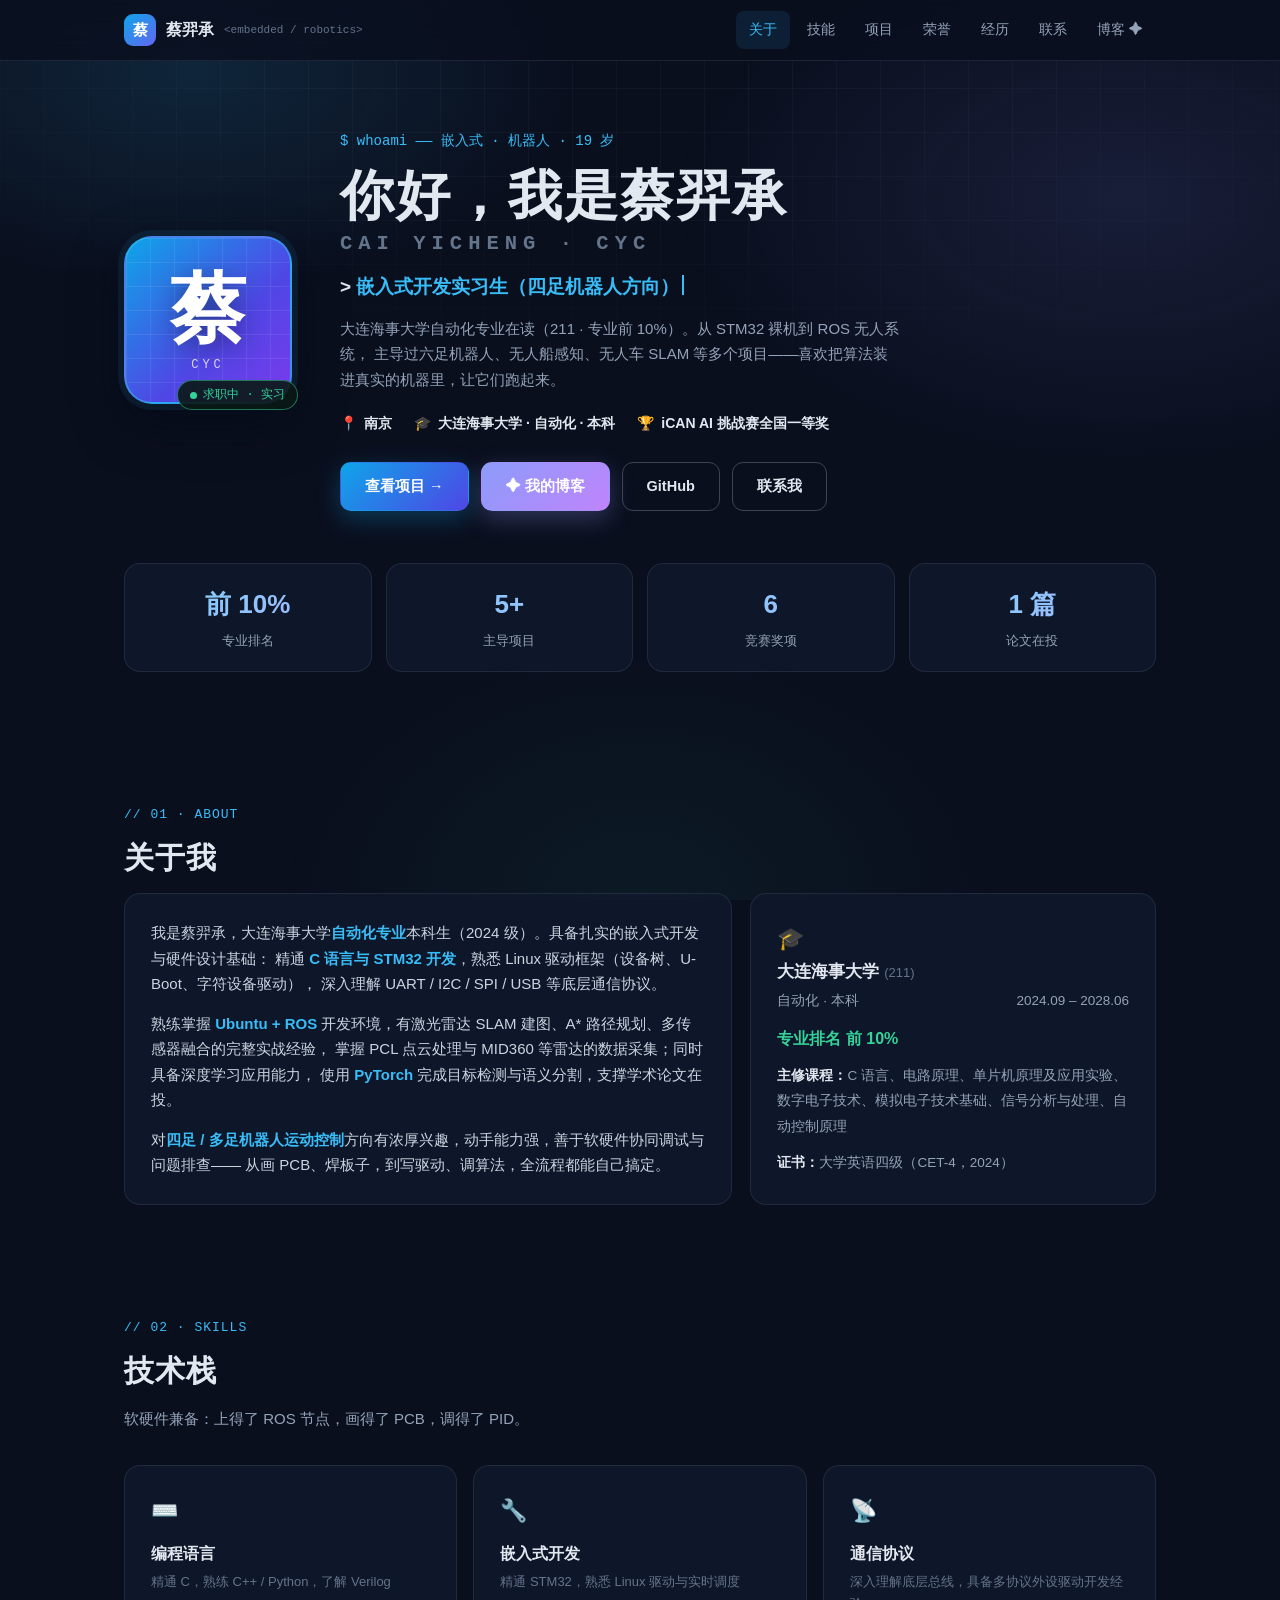
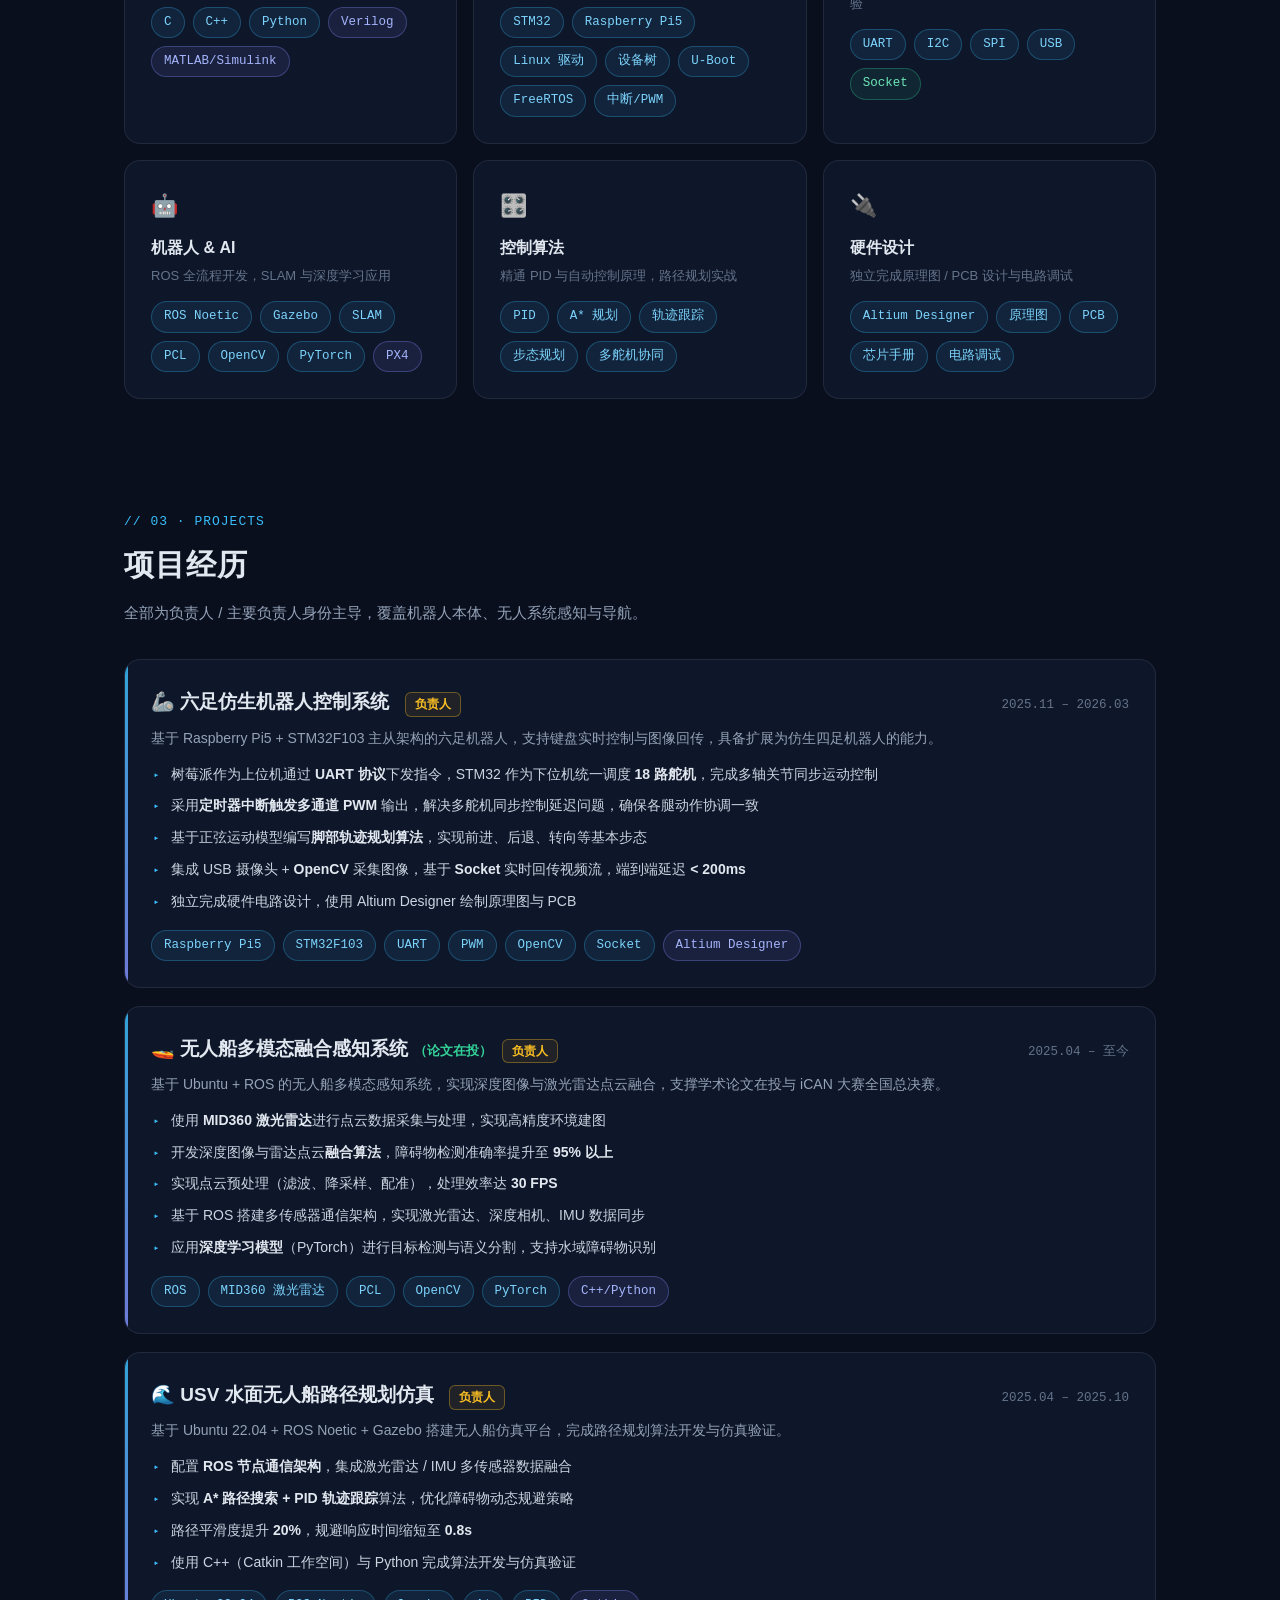
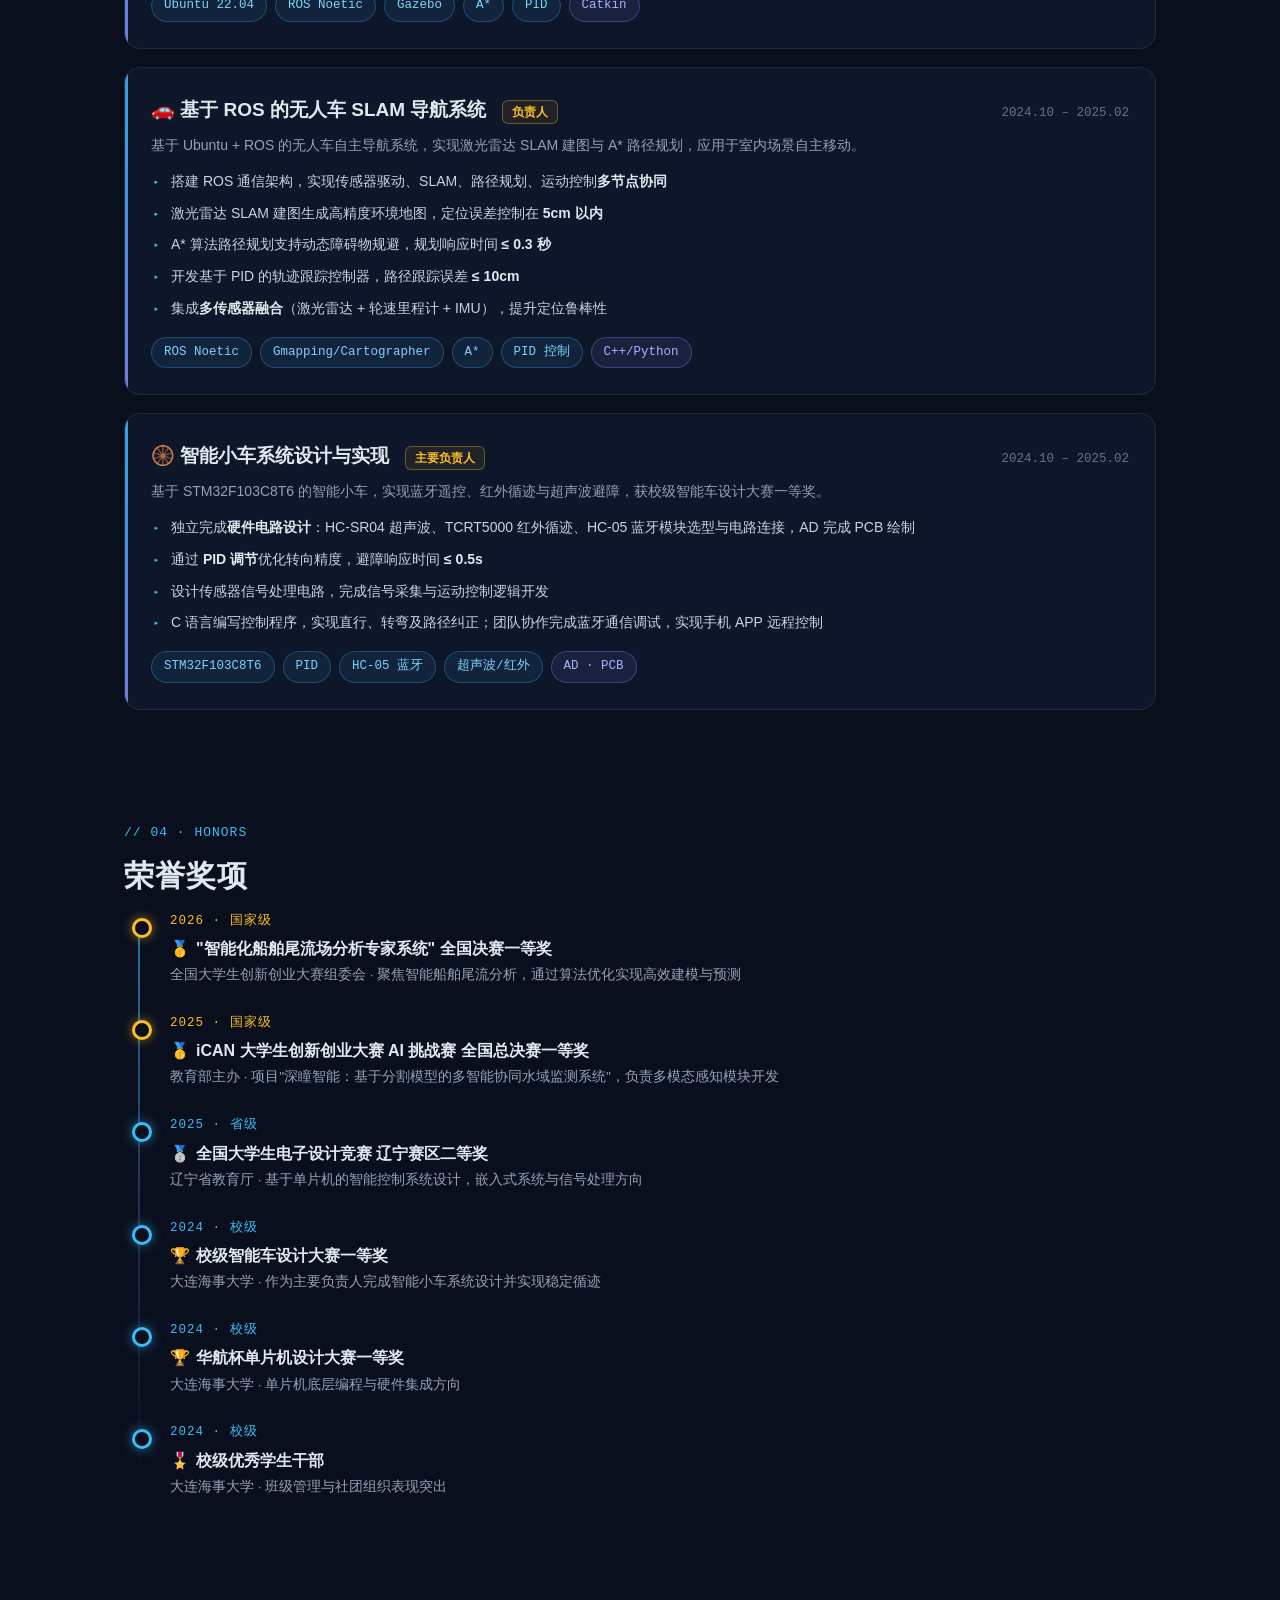
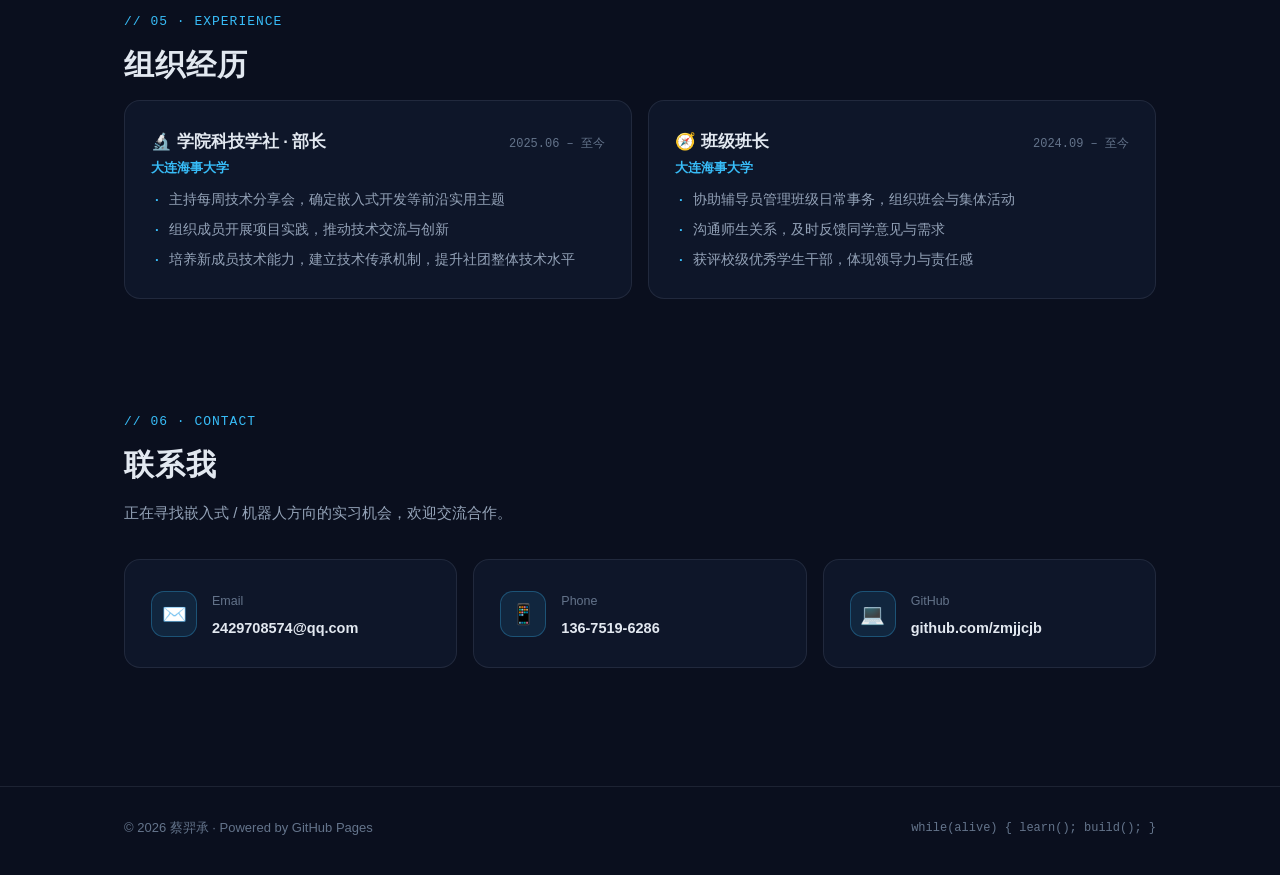
<file: index.html>
<!DOCTYPE html>
<html lang="zh-CN">
<head>
<meta charset="UTF-8">
<meta name="viewport" content="width=device-width, initial-scale=1.0">
<title>蔡羿承 · 个人主页 | 嵌入式 / 机器人开发</title>
<meta name="description" content="蔡羿承 —— 大连海事大学自动化专业本科生，专注嵌入式开发与机器人运动控制：STM32、Linux 驱动、ROS、SLAM、四足/六足机器人。">
<link rel="icon" href="data:image/svg+xml,%3Csvg xmlns='http://www.w3.org/2000/svg' viewBox='0 0 100 100'%3E%3Crect width='100' height='100' rx='20' fill='%230ea5e9'/%3E%3Ctext x='50' y='68' font-size='52' text-anchor='middle' fill='white' font-family='sans-serif' font-weight='bold'%3E蔡%3C/text%3E%3C/svg%3E">
<style>
  :root {
    --bg: #0a0f1e;
    --bg-soft: #0d1526;
    --card: rgba(17, 26, 46, .72);
    --card-hover: rgba(23, 34, 58, .85);
    --border: rgba(148, 163, 184, .14);
    --border-hover: rgba(56, 189, 248, .45);
    --text: #e2e8f0;
    --muted: #94a3b8;
    --dim: #64748b;
    --accent: #38bdf8;
    --accent-2: #818cf8;
    --green: #34d399;
    --amber: #fbbf24;
    --mono: "JetBrains Mono", "SFMono-Regular", Consolas, "Courier New", monospace;
  }
  * { margin: 0; padding: 0; box-sizing: border-box; }
  html { scroll-behavior: smooth; }
  body {
    font-family: "PingFang SC", "HarmonyOS Sans SC", "Microsoft YaHei", "Noto Sans CJK SC", sans-serif;
    background: var(--bg);
    color: var(--text);
    line-height: 1.7;
    overflow-x: hidden;
  }
  ::selection { background: rgba(56, 189, 248, .35); }

  /* ---------- 背景装饰：网格 + 光晕 ---------- */
  .bg-deco { position: fixed; inset: 0; z-index: -1; pointer-events: none; }
  .bg-deco::before {
    content: ""; position: absolute; inset: 0;
    background-image:
      linear-gradient(rgba(148,163,184,.05) 1px, transparent 1px),
      linear-gradient(90deg, rgba(148,163,184,.05) 1px, transparent 1px);
    background-size: 44px 44px;
    mask-image: radial-gradient(ellipse 90% 60% at 50% 0%, #000 30%, transparent 75%);
  }
  .bg-deco::after {
    content: ""; position: absolute; inset: 0;
    background:
      radial-gradient(600px 340px at 15% 8%, rgba(56,189,248,.13), transparent 65%),
      radial-gradient(700px 420px at 88% 22%, rgba(129,140,248,.12), transparent 65%),
      radial-gradient(520px 380px at 50% 100%, rgba(52,211,153,.06), transparent 70%);
  }

  .wrap { max-width: 1080px; margin: 0 auto; padding: 0 24px; }

  /* ---------- 导航 ---------- */
  nav {
    position: fixed; top: 0; left: 0; right: 0; z-index: 100;
    background: rgba(10, 15, 30, .78);
    backdrop-filter: blur(14px);
    -webkit-backdrop-filter: blur(14px);
    border-bottom: 1px solid var(--border);
  }
  .nav-inner { display: flex; align-items: center; justify-content: space-between; height: 60px; }
  .logo { display: flex; align-items: center; gap: 10px; text-decoration: none; color: var(--text); font-weight: 700; }
  .logo-chip {
    width: 32px; height: 32px; border-radius: 9px; flex: none;
    background: linear-gradient(135deg, #0ea5e9, #6366f1);
    display: grid; place-items: center; font-size: 15px; color: #fff;
  }
  .logo small { color: var(--dim); font-weight: 400; font-family: var(--mono); font-size: 11px; }
  .nav-links { display: flex; gap: 4px; }
  .nav-links a {
    color: var(--muted); text-decoration: none; font-size: 14px;
    padding: 7px 13px; border-radius: 8px; transition: all .2s;
  }
  .nav-links a:hover { color: var(--text); background: rgba(148,163,184,.08); }
  .nav-links a.active { color: var(--accent); background: rgba(56,189,248,.1); }
  #menuBtn { display: none; background: none; border: 1px solid var(--border); color: var(--text); border-radius: 8px; width: 36px; height: 36px; cursor: pointer; font-size: 16px; }

  /* ---------- 通用 ---------- */
  section { padding: 92px 0 20px; }
  .sec-label { font-family: var(--mono); color: var(--accent); font-size: 13px; letter-spacing: 1px; }
  .sec-title { font-size: 30px; font-weight: 800; margin: 6px 0 10px; letter-spacing: 1px; }
  .sec-desc { color: var(--muted); max-width: 640px; margin-bottom: 34px; font-size: 15px; }
  .reveal { opacity: 0; transform: translateY(26px); transition: opacity .7s ease, transform .7s ease; }
  .reveal.on { opacity: 1; transform: none; }

  .card {
    background: var(--card); border: 1px solid var(--border);
    border-radius: 16px; padding: 26px;
    transition: transform .25s ease, border-color .25s ease, background .25s ease;
  }
  .card:hover { transform: translateY(-4px); border-color: var(--border-hover); background: var(--card-hover); }

  .tag {
    display: inline-block; padding: 4px 12px; border-radius: 999px;
    font-size: 12.5px; font-family: var(--mono);
    background: rgba(56,189,248,.09); border: 1px solid rgba(56,189,248,.28); color: #7dd3fc;
  }
  .tag.v { background: rgba(129,140,248,.1); border-color: rgba(129,140,248,.32); color: #a5b4fc; }
  .tag.g { background: rgba(52,211,153,.09); border-color: rgba(52,211,153,.3); color: #6ee7b7; }

  /* ---------- Hero ---------- */
  #hero { padding-top: 130px; padding-bottom: 40px; }
  .hero-grid { display: flex; align-items: center; gap: 48px; }
  .avatar-box { position: relative; flex: none; }
  .avatar-mono {
    width: 168px; height: 168px; border-radius: 28px;
    background: linear-gradient(135deg, #0ea5e9 0%, #4f46e5 60%, #7c3aed 100%);
    border: 2px solid rgba(56,189,248,.5);
    box-shadow: 0 0 0 6px rgba(56,189,248,.08), 0 18px 50px rgba(2,8,20,.6);
    display: flex; flex-direction: column; align-items: center; justify-content: center; gap: 2px;
    position: relative; overflow: hidden;
  }
  .avatar-mono::before {
    content: ""; position: absolute; inset: 0;
    background-image:
      linear-gradient(rgba(255,255,255,.08) 1px, transparent 1px),
      linear-gradient(90deg, rgba(255,255,255,.08) 1px, transparent 1px);
    background-size: 24px 24px;
  }
  .avatar-mono .zi { font-size: 76px; font-weight: 900; color: #fff; line-height: 1.15; text-shadow: 0 6px 24px rgba(0,0,0,.35); }
  .avatar-mono .sub { position: relative; font-family: var(--mono); font-size: 12px; color: rgba(255,255,255,.78); letter-spacing: 4px; }
  .avatar-dot {
    position: absolute; right: -6px; bottom: -6px;
    background: rgba(10,25,20,.9); border: 1px solid rgba(52,211,153,.5);
    color: var(--green); border-radius: 999px; padding: 4px 12px; font-size: 12px; font-family: var(--mono);
    display: flex; align-items: center; gap: 6px;
  }
  .avatar-dot i { width: 7px; height: 7px; border-radius: 50%; background: var(--green); animation: blink 1.6s infinite; }
  @keyframes blink { 50% { opacity: .25; } }
  .hero-kicker { font-family: var(--mono); color: var(--accent); font-size: 14px; margin-bottom: 10px; }
  h1.hero-name { font-size: clamp(38px, 6vw, 54px); font-weight: 900; letter-spacing: 2px; line-height: 1.15; }
  h1.hero-name .en {
    display: block; font-size: .38em; font-weight: 600; letter-spacing: 6px;
    color: var(--dim); font-family: var(--mono); margin-top: 6px; text-transform: uppercase;
  }
  .typed-line { font-size: 19px; margin: 16px 0 12px; color: var(--text); font-weight: 600; }
  .typed-line #typed { color: var(--accent); }
  .typed-line .cursor { display: inline-block; width: 2px; height: 1.1em; background: var(--accent); vertical-align: -2px; margin-left: 3px; animation: blink 1s infinite; }
  .hero-bio { color: var(--muted); max-width: 560px; font-size: 15px; }
  .hero-meta { display: flex; flex-wrap: wrap; gap: 10px 22px; margin: 20px 0 26px; color: var(--muted); font-size: 14px; }
  .hero-meta span { display: inline-flex; align-items: center; gap: 7px; }
  .hero-meta b { color: var(--text); font-weight: 600; }
  .hero-cta { display: flex; flex-wrap: wrap; gap: 12px; }
  .btn {
    display: inline-flex; align-items: center; gap: 8px;
    padding: 11px 24px; border-radius: 11px; font-size: 14.5px; font-weight: 600;
    text-decoration: none; transition: all .2s; border: 1px solid transparent;
  }
  .btn-primary { background: linear-gradient(135deg, #0ea5e9, #4f46e5); color: #fff; box-shadow: 0 8px 24px rgba(14,165,233,.28); }
  .btn-primary:hover { transform: translateY(-2px); box-shadow: 0 12px 30px rgba(14,165,233,.4); }
  .btn-ghost { border-color: rgba(148,163,184,.35); color: var(--text); }
  .btn-ghost:hover { border-color: var(--accent); color: var(--accent); transform: translateY(-2px); }

  .stats { display: grid; grid-template-columns: repeat(4, 1fr); gap: 14px; margin-top: 52px; }
  .stat { text-align: center; padding: 18px 8px; }
  .stat b { display: block; font-size: 26px; font-weight: 800; background: linear-gradient(120deg, #7dd3fc, #a5b4fc); -webkit-background-clip: text; background-clip: text; color: transparent; }
  .stat span { font-size: 13px; color: var(--muted); }

  /* ---------- 关于 ---------- */
  .about-grid { display: grid; grid-template-columns: 1.5fr 1fr; gap: 18px; }
  .about-text p { color: #cbd5e1; font-size: 15px; margin-bottom: 14px; }
  .about-text p:last-child { margin-bottom: 0; }
  .about-text em { color: var(--accent); font-style: normal; font-weight: 600; }
  .edu-card h3 { font-size: 17px; margin-bottom: 4px; }
  .edu-card .school-line { display: flex; justify-content: space-between; gap: 10px; color: var(--muted); font-size: 13.5px; margin-bottom: 12px; }
  .edu-card .rank { color: var(--green); font-weight: 700; }
  .edu-courses { font-size: 13.5px; color: var(--muted); line-height: 1.9; }
  .edu-courses b { color: var(--text); font-weight: 600; }

  /* ---------- 技能 ---------- */
  .skills-grid { display: grid; grid-template-columns: repeat(3, 1fr); gap: 16px; }
  .skill-card .icon { font-size: 22px; }
  .skill-card h3 { font-size: 16px; margin: 10px 0 4px; }
  .skill-card p { font-size: 13px; color: var(--dim); margin-bottom: 14px; }
  .skill-tags { display: flex; flex-wrap: wrap; gap: 8px; }

  /* ---------- 项目 ---------- */
  .proj-list { display: flex; flex-direction: column; gap: 18px; }
  .proj { position: relative; overflow: hidden; }
  .proj::before {
    content: ""; position: absolute; left: 0; top: 0; bottom: 0; width: 3px;
    background: linear-gradient(180deg, var(--accent), var(--accent-2));
    opacity: .85;
  }
  .proj-head { display: flex; align-items: baseline; justify-content: space-between; flex-wrap: wrap; gap: 8px; }
  .proj-head h3 { font-size: 19px; font-weight: 800; }
  .proj-head h3 .hl { color: var(--accent); }
  .proj-date { font-family: var(--mono); color: var(--dim); font-size: 12.5px; }
  .proj-role { display: inline-block; font-size: 12px; color: var(--amber); border: 1px solid rgba(251,191,36,.35); background: rgba(251,191,36,.08); border-radius: 6px; padding: 1px 9px; margin-left: 10px; font-weight: 600; }
  .proj-brief { color: var(--muted); font-size: 14px; margin: 8px 0 12px; }
  .proj ul { list-style: none; display: grid; gap: 8px; margin-bottom: 16px; }
  .proj li { position: relative; padding-left: 20px; color: #cbd5e1; font-size: 14px; }
  .proj li::before { content: "▸"; position: absolute; left: 2px; color: var(--accent); font-size: 12px; top: 2px; }
  .proj li b { color: var(--text); }
  .proj-tags { display: flex; flex-wrap: wrap; gap: 8px; }

  /* ---------- 荣誉时间线 ---------- */
  .timeline { position: relative; margin-left: 6px; }
  .timeline::before { content: ""; position: absolute; left: 8px; top: 8px; bottom: 8px; width: 2px; background: linear-gradient(180deg, rgba(56,189,248,.6), rgba(129,140,248,.25), transparent); }
  .tl-item { position: relative; padding: 0 0 26px 40px; }
  .tl-item:last-child { padding-bottom: 0; }
  .tl-item::before {
    content: ""; position: absolute; left: 2px; top: 7px; width: 14px; height: 14px; border-radius: 50%;
    background: var(--bg); border: 3px solid var(--accent); box-shadow: 0 0 12px rgba(56,189,248,.55);
  }
  .tl-item.gold::before { border-color: var(--amber); box-shadow: 0 0 12px rgba(251,191,36,.55); }
  .tl-year { font-family: var(--mono); color: var(--accent); font-size: 12.5px; letter-spacing: 1px; }
  .tl-item.gold .tl-year { color: var(--amber); }
  .tl-item h4 { font-size: 16px; margin: 3px 0 2px; }
  .tl-item h4 .medal { margin-right: 6px; }
  .tl-item p { color: var(--muted); font-size: 13.5px; }

  /* ---------- 经历 ---------- */
  .exp-grid { display: grid; grid-template-columns: 1fr 1fr; gap: 16px; }
  .exp-card .exp-head { display: flex; justify-content: space-between; align-items: baseline; flex-wrap: wrap; gap: 6px; }
  .exp-card h3 { font-size: 16.5px; }
  .exp-card .exp-date { font-family: var(--mono); color: var(--dim); font-size: 12px; }
  .exp-card .exp-role { color: var(--accent); font-size: 13px; font-weight: 600; margin: 2px 0 10px; }
  .exp-card ul { list-style: none; display: grid; gap: 7px; }
  .exp-card li { position: relative; padding-left: 18px; color: var(--muted); font-size: 13.5px; }
  .exp-card li::before { content: "·"; position: absolute; left: 4px; color: var(--accent); font-weight: 900; }

  /* ---------- 联系 / 页脚 ---------- */
  #contact .contact-cards { display: grid; grid-template-columns: repeat(3, 1fr); gap: 16px; margin-bottom: 8px; }
  .ccard { display: flex; align-items: center; gap: 15px; text-decoration: none; color: var(--text); }
  .ccard .ci {
    width: 46px; height: 46px; border-radius: 13px; flex: none;
    display: grid; place-items: center; font-size: 20px;
    background: rgba(56,189,248,.1); border: 1px solid rgba(56,189,248,.3);
  }
  .ccard .ct { font-size: 12.5px; color: var(--dim); }
  .ccard .cv { font-size: 14.5px; font-weight: 600; word-break: break-all; }
  .ccard:hover .cv { color: var(--accent); }
  footer { border-top: 1px solid var(--border); margin-top: 90px; padding: 30px 0 36px; }
  .foot-inner { display: flex; justify-content: space-between; align-items: center; flex-wrap: wrap; gap: 12px; color: var(--dim); font-size: 13px; }
  .foot-inner .mono { font-family: var(--mono); font-size: 12px; }

  /* ---------- 响应式 ---------- */
  @media (max-width: 860px) {
    .skills-grid { grid-template-columns: repeat(2, 1fr); }
    .about-grid, .exp-grid { grid-template-columns: 1fr; }
    .stats { grid-template-columns: repeat(2, 1fr); }
    #contact .contact-cards { grid-template-columns: 1fr; }
  }
  @media (max-width: 680px) {
    .nav-links {
      position: absolute; top: 60px; right: 16px; flex-direction: column;
      background: rgba(13,21,38,.97); border: 1px solid var(--border); border-radius: 14px;
      padding: 10px; width: 160px; display: none; box-shadow: 0 16px 40px rgba(0,0,0,.5);
    }
    .nav-links.open { display: flex; }
    #menuBtn { display: block; }
    .hero-grid { flex-direction: column; align-items: flex-start; gap: 28px; }
    .skills-grid { grid-template-columns: 1fr; }
    section { padding-top: 72px; }
    #hero { padding-top: 104px; }
  }
</style>
</head>
<body>

<div class="bg-deco"></div>

<!-- ================= 导航 ================= -->
<nav>
  <div class="wrap nav-inner">
    <a class="logo" href="#hero">
      <span class="logo-chip">蔡</span>
      蔡羿承 <small>&lt;embedded / robotics&gt;</small>
    </a>
    <div class="nav-links" id="navLinks">
      <a href="#about">关于</a>
      <a href="#skills">技能</a>
      <a href="#projects">项目</a>
      <a href="#honors">荣誉</a>
      <a href="#exp">经历</a>
      <a href="#contact">联系</a>
      <a href="/blog/">博客 ✦</a>
    </div>
    <button id="menuBtn" aria-label="菜单">☰</button>
  </div>
</nav>

<!-- ================= 首屏 ================= -->
<section id="hero">
  <div class="wrap">
    <div class="hero-grid">
      <div class="avatar-box reveal">
        <div class="avatar-mono"><span class="zi">蔡</span><span class="sub">CYC</span></div>
        <span class="avatar-dot"><i></i>求职中 · 实习</span>
      </div>
      <div class="reveal">
        <div class="hero-kicker">$ whoami —— 嵌入式 · 机器人 · 19 岁</div>
        <h1 class="hero-name">你好，我是蔡羿承<span class="en">Cai Yicheng · CYC</span></h1>
        <p class="typed-line">&gt; <span id="typed"></span><span class="cursor"></span></p>
        <p class="hero-bio">
          大连海事大学自动化专业在读（211 · 专业前 10%）。从 STM32 裸机到 ROS 无人系统，
          主导过六足机器人、无人船感知、无人车 SLAM 等多个项目——喜欢把算法装进真实的机器里，让它们跑起来。
        </p>
        <div class="hero-meta">
          <span>📍 <b>南京</b></span>
          <span>🎓 <b>大连海事大学 · 自动化 · 本科</b></span>
          <span>🏆 <b>iCAN AI 挑战赛全国一等奖</b></span>
        </div>
        <div class="hero-cta">
          <a class="btn btn-primary" href="#projects">查看项目 →</a>
          <a class="btn btn-primary" style="background:linear-gradient(135deg,#8b9cf9,#c084fc);box-shadow:0 8px 24px rgba(139,156,249,.28)" href="/blog/">✦ 我的博客</a>
          <a class="btn btn-ghost" href="https://github.com/zmjjcjb" target="_blank" rel="noopener">GitHub</a>
          <a class="btn btn-ghost" href="mailto:2429708574@qq.com">联系我</a>
        </div>
      </div>
    </div>

    <div class="stats reveal">
      <div class="card stat"><b>前 10%</b><span>专业排名</span></div>
      <div class="card stat"><b>5+</b><span>主导项目</span></div>
      <div class="card stat"><b>6</b><span>竞赛奖项</span></div>
      <div class="card stat"><b>1 篇</b><span>论文在投</span></div>
    </div>
  </div>
</section>

<!-- ================= 关于 ================= -->
<section id="about">
  <div class="wrap">
    <div class="sec-label reveal">// 01 · ABOUT</div>
    <h2 class="sec-title reveal">关于我</h2>
    <div class="about-grid">
      <div class="card about-text reveal">
        <p>
          我是蔡羿承，大连海事大学<em>自动化专业</em>本科生（2024 级）。具备扎实的嵌入式开发与硬件设计基础：
          精通 <em>C 语言与 STM32 开发</em>，熟悉 Linux 驱动框架（设备树、U-Boot、字符设备驱动），
          深入理解 UART / I2C / SPI / USB 等底层通信协议。
        </p>
        <p>
          熟练掌握 <em>Ubuntu + ROS</em> 开发环境，有激光雷达 SLAM 建图、A* 路径规划、多传感器融合的完整实战经验，
          掌握 PCL 点云处理与 MID360 等雷达的数据采集；同时具备深度学习应用能力，
          使用 <em>PyTorch</em> 完成目标检测与语义分割，支撑学术论文在投。
        </p>
        <p>
          对<em>四足 / 多足机器人运动控制</em>方向有浓厚兴趣，动手能力强，善于软硬件协同调试与问题排查——
          从画 PCB、焊板子，到写驱动、调算法，全流程都能自己搞定。
        </p>
      </div>
      <div class="card edu-card reveal">
        <div class="icon" style="font-size:22px">🎓</div>
        <h3>大连海事大学 <span style="color:var(--dim);font-size:13px;font-weight:400">(211)</span></h3>
        <div class="school-line"><span>自动化 · 本科</span><span>2024.09 – 2028.06</span></div>
        <p class="rank">专业排名 前 10%</p>
        <div class="edu-courses" style="margin-top:10px">
          <b>主修课程：</b>C 语言、电路原理、单片机原理及应用实验、数字电子技术、模拟电子技术基础、信号分析与处理、自动控制原理
        </div>
        <div class="edu-courses" style="margin-top:10px">
          <b>证书：</b>大学英语四级（CET-4，2024）
        </div>
      </div>
    </div>
  </div>
</section>

<!-- ================= 技能 ================= -->
<section id="skills">
  <div class="wrap">
    <div class="sec-label reveal">// 02 · SKILLS</div>
    <h2 class="sec-title reveal">技术栈</h2>
    <p class="sec-desc reveal">软硬件兼备：上得了 ROS 节点，画得了 PCB，调得了 PID。</p>
    <div class="skills-grid">
      <div class="card skill-card reveal">
        <div class="icon">⌨️</div>
        <h3>编程语言</h3>
        <p>精通 C，熟练 C++ / Python，了解 Verilog</p>
        <div class="skill-tags">
          <span class="tag">C</span><span class="tag">C++</span><span class="tag">Python</span><span class="tag v">Verilog</span><span class="tag v">MATLAB/Simulink</span>
        </div>
      </div>
      <div class="card skill-card reveal">
        <div class="icon">🔧</div>
        <h3>嵌入式开发</h3>
        <p>精通 STM32，熟悉 Linux 驱动与实时调度</p>
        <div class="skill-tags">
          <span class="tag">STM32</span><span class="tag">Raspberry Pi5</span><span class="tag">Linux 驱动</span><span class="tag">设备树</span><span class="tag">U-Boot</span><span class="tag">FreeRTOS</span><span class="tag">中断/PWM</span>
        </div>
      </div>
      <div class="card skill-card reveal">
        <div class="icon">📡</div>
        <h3>通信协议</h3>
        <p>深入理解底层总线，具备多协议外设驱动开发经验</p>
        <div class="skill-tags">
          <span class="tag">UART</span><span class="tag">I2C</span><span class="tag">SPI</span><span class="tag">USB</span><span class="tag g">Socket</span>
        </div>
      </div>
      <div class="card skill-card reveal">
        <div class="icon">🤖</div>
        <h3>机器人 & AI</h3>
        <p>ROS 全流程开发，SLAM 与深度学习应用</p>
        <div class="skill-tags">
          <span class="tag">ROS Noetic</span><span class="tag">Gazebo</span><span class="tag">SLAM</span><span class="tag">PCL</span><span class="tag">OpenCV</span><span class="tag">PyTorch</span><span class="tag v">PX4</span>
        </div>
      </div>
      <div class="card skill-card reveal">
        <div class="icon">🎛️</div>
        <h3>控制算法</h3>
        <p>精通 PID 与自动控制原理，路径规划实战</p>
        <div class="skill-tags">
          <span class="tag">PID</span><span class="tag">A* 规划</span><span class="tag">轨迹跟踪</span><span class="tag">步态规划</span><span class="tag">多舵机协同</span>
        </div>
      </div>
      <div class="card skill-card reveal">
        <div class="icon">🔌</div>
        <h3>硬件设计</h3>
        <p>独立完成原理图 / PCB 设计与电路调试</p>
        <div class="skill-tags">
          <span class="tag">Altium Designer</span><span class="tag">原理图</span><span class="tag">PCB</span><span class="tag">芯片手册</span><span class="tag">电路调试</span>
        </div>
      </div>
    </div>
  </div>
</section>

<!-- ================= 项目 ================= -->
<section id="projects">
  <div class="wrap">
    <div class="sec-label reveal">// 03 · PROJECTS</div>
    <h2 class="sec-title reveal">项目经历</h2>
    <p class="sec-desc reveal">全部为负责人 / 主要负责人身份主导，覆盖机器人本体、无人系统感知与导航。</p>
    <div class="proj-list">

      <div class="card proj reveal">
        <div class="proj-head">
          <h3>🦾 六足仿生机器人控制系统 <span class="proj-role">负责人</span></h3>
          <span class="proj-date">2025.11 – 2026.03</span>
        </div>
        <p class="proj-brief">基于 Raspberry Pi5 + STM32F103 主从架构的六足机器人，支持键盘实时控制与图像回传，具备扩展为仿生四足机器人的能力。</p>
        <ul>
          <li>树莓派作为上位机通过 <b>UART 协议</b>下发指令，STM32 作为下位机统一调度 <b>18 路舵机</b>，完成多轴关节同步运动控制</li>
          <li>采用<b>定时器中断触发多通道 PWM</b> 输出，解决多舵机同步控制延迟问题，确保各腿动作协调一致</li>
          <li>基于正弦运动模型编写<b>脚部轨迹规划算法</b>，实现前进、后退、转向等基本步态</li>
          <li>集成 USB 摄像头 + <b>OpenCV</b> 采集图像，基于 <b>Socket</b> 实时回传视频流，端到端延迟 <b>&lt; 200ms</b></li>
          <li>独立完成硬件电路设计，使用 Altium Designer 绘制原理图与 PCB</li>
        </ul>
        <div class="proj-tags">
          <span class="tag">Raspberry Pi5</span><span class="tag">STM32F103</span><span class="tag">UART</span><span class="tag">PWM</span><span class="tag">OpenCV</span><span class="tag">Socket</span><span class="tag v">Altium Designer</span>
        </div>
      </div>

      <div class="card proj reveal">
        <div class="proj-head">
          <h3>🚤 无人船多模态融合感知系统 <span style="font-size:13px;color:var(--green);font-weight:600">（论文在投）</span><span class="proj-role">负责人</span></h3>
          <span class="proj-date">2025.04 – 至今</span>
        </div>
        <p class="proj-brief">基于 Ubuntu + ROS 的无人船多模态感知系统，实现深度图像与激光雷达点云融合，支撑学术论文在投与 iCAN 大赛全国总决赛。</p>
        <ul>
          <li>使用 <b>MID360 激光雷达</b>进行点云数据采集与处理，实现高精度环境建图</li>
          <li>开发深度图像与雷达点云<b>融合算法</b>，障碍物检测准确率提升至 <b>95% 以上</b></li>
          <li>实现点云预处理（滤波、降采样、配准），处理效率达 <b>30 FPS</b></li>
          <li>基于 ROS 搭建多传感器通信架构，实现激光雷达、深度相机、IMU 数据同步</li>
          <li>应用<b>深度学习模型</b>（PyTorch）进行目标检测与语义分割，支持水域障碍物识别</li>
        </ul>
        <div class="proj-tags">
          <span class="tag">ROS</span><span class="tag">MID360 激光雷达</span><span class="tag">PCL</span><span class="tag">OpenCV</span><span class="tag">PyTorch</span><span class="tag v">C++/Python</span>
        </div>
      </div>

      <div class="card proj reveal">
        <div class="proj-head">
          <h3>🌊 USV 水面无人船路径规划仿真 <span class="proj-role">负责人</span></h3>
          <span class="proj-date">2025.04 – 2025.10</span>
        </div>
        <p class="proj-brief">基于 Ubuntu 22.04 + ROS Noetic + Gazebo 搭建无人船仿真平台，完成路径规划算法开发与仿真验证。</p>
        <ul>
          <li>配置 <b>ROS 节点通信架构</b>，集成激光雷达 / IMU 多传感器数据融合</li>
          <li>实现 <b>A* 路径搜索 + PID 轨迹跟踪</b>算法，优化障碍物动态规避策略</li>
          <li>路径平滑度提升 <b>20%</b>，规避响应时间缩短至 <b>0.8s</b></li>
          <li>使用 C++（Catkin 工作空间）与 Python 完成算法开发与仿真验证</li>
        </ul>
        <div class="proj-tags">
          <span class="tag">Ubuntu 22.04</span><span class="tag">ROS Noetic</span><span class="tag">Gazebo</span><span class="tag">A*</span><span class="tag">PID</span><span class="tag v">Catkin</span>
        </div>
      </div>

      <div class="card proj reveal">
        <div class="proj-head">
          <h3>🚗 基于 ROS 的无人车 SLAM 导航系统 <span class="proj-role">负责人</span></h3>
          <span class="proj-date">2024.10 – 2025.02</span>
        </div>
        <p class="proj-brief">基于 Ubuntu + ROS 的无人车自主导航系统，实现激光雷达 SLAM 建图与 A* 路径规划，应用于室内场景自主移动。</p>
        <ul>
          <li>搭建 ROS 通信架构，实现传感器驱动、SLAM、路径规划、运动控制<b>多节点协同</b></li>
          <li>激光雷达 SLAM 建图生成高精度环境地图，定位误差控制在 <b>5cm 以内</b></li>
          <li>A* 算法路径规划支持动态障碍物规避，规划响应时间 <b>≤ 0.3 秒</b></li>
          <li>开发基于 PID 的轨迹跟踪控制器，路径跟踪误差 <b>≤ 10cm</b></li>
          <li>集成<b>多传感器融合</b>（激光雷达 + 轮速里程计 + IMU），提升定位鲁棒性</li>
        </ul>
        <div class="proj-tags">
          <span class="tag">ROS Noetic</span><span class="tag">Gmapping/Cartographer</span><span class="tag">A*</span><span class="tag">PID 控制</span><span class="tag v">C++/Python</span>
        </div>
      </div>

      <div class="card proj reveal">
        <div class="proj-head">
          <h3>🛞 智能小车系统设计与实现 <span class="proj-role">主要负责人</span></h3>
          <span class="proj-date">2024.10 – 2025.02</span>
        </div>
        <p class="proj-brief">基于 STM32F103C8T6 的智能小车，实现蓝牙遥控、红外循迹与超声波避障，获校级智能车设计大赛一等奖。</p>
        <ul>
          <li>独立完成<b>硬件电路设计</b>：HC-SR04 超声波、TCRT5000 红外循迹、HC-05 蓝牙模块选型与电路连接，AD 完成 PCB 绘制</li>
          <li>通过 <b>PID 调节</b>优化转向精度，避障响应时间 <b>≤ 0.5s</b></li>
          <li>设计传感器信号处理电路，完成信号采集与运动控制逻辑开发</li>
          <li>C 语言编写控制程序，实现直行、转弯及路径纠正；团队协作完成蓝牙通信调试，实现手机 APP 远程控制</li>
        </ul>
        <div class="proj-tags">
          <span class="tag">STM32F103C8T6</span><span class="tag">PID</span><span class="tag">HC-05 蓝牙</span><span class="tag">超声波/红外</span><span class="tag v">AD · PCB</span>
        </div>
      </div>

    </div>
  </div>
</section>

<!-- ================= 荣誉 ================= -->
<section id="honors">
  <div class="wrap">
    <div class="sec-label reveal">// 04 · HONORS</div>
    <h2 class="sec-title reveal">荣誉奖项</h2>
    <div class="timeline">
      <div class="tl-item gold reveal">
        <div class="tl-year">2026 · 国家级</div>
        <h4><span class="medal">🥇</span>"智能化船舶尾流场分析专家系统" 全国决赛一等奖</h4>
        <p>全国大学生创新创业大赛组委会 · 聚焦智能船舶尾流分析，通过算法优化实现高效建模与预测</p>
      </div>
      <div class="tl-item gold reveal">
        <div class="tl-year">2025 · 国家级</div>
        <h4><span class="medal">🥇</span>iCAN 大学生创新创业大赛 AI 挑战赛 全国总决赛一等奖</h4>
        <p>教育部主办 · 项目"深瞳智能：基于分割模型的多智能协同水域监测系统"，负责多模态感知模块开发</p>
      </div>
      <div class="tl-item reveal">
        <div class="tl-year">2025 · 省级</div>
        <h4><span class="medal">🥈</span>全国大学生电子设计竞赛 辽宁赛区二等奖</h4>
        <p>辽宁省教育厅 · 基于单片机的智能控制系统设计，嵌入式系统与信号处理方向</p>
      </div>
      <div class="tl-item reveal">
        <div class="tl-year">2024 · 校级</div>
        <h4><span class="medal">🏆</span>校级智能车设计大赛一等奖</h4>
        <p>大连海事大学 · 作为主要负责人完成智能小车系统设计并实现稳定循迹</p>
      </div>
      <div class="tl-item reveal">
        <div class="tl-year">2024 · 校级</div>
        <h4><span class="medal">🏆</span>华航杯单片机设计大赛一等奖</h4>
        <p>大连海事大学 · 单片机底层编程与硬件集成方向</p>
      </div>
      <div class="tl-item reveal">
        <div class="tl-year">2024 · 校级</div>
        <h4><span class="medal">🎖️</span>校级优秀学生干部</h4>
        <p>大连海事大学 · 班级管理与社团组织表现突出</p>
      </div>
    </div>
  </div>
</section>

<!-- ================= 经历 ================= -->
<section id="exp">
  <div class="wrap">
    <div class="sec-label reveal">// 05 · EXPERIENCE</div>
    <h2 class="sec-title reveal">组织经历</h2>
    <div class="exp-grid">
      <div class="card exp-card reveal">
        <div class="exp-head"><h3>🔬 学院科技学社 · 部长</h3><span class="exp-date">2025.06 – 至今</span></div>
        <div class="exp-role">大连海事大学</div>
        <ul>
          <li>主持每周技术分享会，确定嵌入式开发等前沿实用主题</li>
          <li>组织成员开展项目实践，推动技术交流与创新</li>
          <li>培养新成员技术能力，建立技术传承机制，提升社团整体技术水平</li>
        </ul>
      </div>
      <div class="card exp-card reveal">
        <div class="exp-head"><h3>🧭 班级班长</h3><span class="exp-date">2024.09 – 至今</span></div>
        <div class="exp-role">大连海事大学</div>
        <ul>
          <li>协助辅导员管理班级日常事务，组织班会与集体活动</li>
          <li>沟通师生关系，及时反馈同学意见与需求</li>
          <li>获评校级优秀学生干部，体现领导力与责任感</li>
        </ul>
      </div>
    </div>
  </div>
</section>

<!-- ================= 联系 ================= -->
<section id="contact">
  <div class="wrap">
    <div class="sec-label reveal">// 06 · CONTACT</div>
    <h2 class="sec-title reveal">联系我</h2>
    <p class="sec-desc reveal">正在寻找嵌入式 / 机器人方向的实习机会，欢迎交流合作。</p>
    <div class="contact-cards">
      <a class="card ccard reveal" href="mailto:2429708574@qq.com">
        <span class="ci">✉️</span>
        <span><span class="ct">Email</span><br><span class="cv">2429708574@qq.com</span></span>
      </a>
      <a class="card ccard reveal" href="tel:13675196286">
        <span class="ci">📱</span>
        <span><span class="ct">Phone</span><br><span class="cv">136-7519-6286</span></span>
      </a>
      <a class="card ccard reveal" href="https://github.com/zmjjcjb" target="_blank" rel="noopener">
        <span class="ci">💻</span>
        <span><span class="ct">GitHub</span><br><span class="cv">github.com/zmjjcjb</span></span>
      </a>
    </div>
  </div>
</section>

<footer>
  <div class="wrap foot-inner">
    <span>© 2026 蔡羿承 · Powered by GitHub Pages</span>
    <span class="mono">while(alive) { learn(); build(); }</span>
  </div>
</footer>

<script>
  // 打字机效果：轮播身份/方向
  const phrases = [
    "嵌入式开发实习生（四足机器人方向）",
    "STM32 / Linux 驱动 / ROS 开发",
    "SLAM · 路径规划 · 多传感器融合",
    "把算法装进真实的机器里 🤖"
  ];
  const typedEl = document.getElementById("typed");
  let pi = 0, ci = 0, deleting = false;
  function typeLoop() {
    const cur = phrases[pi];
    typedEl.textContent = cur.slice(0, ci);
    let delay = deleting ? 38 : 92;
    if (!deleting && ci === cur.length) { delay = 2200; deleting = true; }
    else if (deleting && ci === 0) { deleting = false; pi = (pi + 1) % phrases.length; delay = 420; }
    else ci += deleting ? -1 : 1;
    setTimeout(typeLoop, delay);
  }
  typeLoop();

  // 滚动渐入动画
  const io = new IntersectionObserver(entries => {
    entries.forEach(e => { if (e.isIntersecting) { e.target.classList.add("on"); io.unobserve(e.target); } });
  }, { threshold: .12 });
  document.querySelectorAll(".reveal").forEach(el => io.observe(el));

  // 导航高亮 + 移动端菜单（非锚点链接如 /blog/ 跳过高亮）
  const links = document.querySelectorAll(".nav-links a");
  const secs = [...links].map(a => {
    const h = a.getAttribute("href");
    return h && h.startsWith("#") ? document.querySelector(h) : null;
  });
  window.addEventListener("scroll", () => {
    const y = window.scrollY + 90;
    let idx = 0;
    secs.forEach((s, i) => { if (s && s.offsetTop <= y) idx = i; });
    links.forEach((a, i) => a.classList.toggle("active", i === idx));
  }, { passive: true });

  const navLinks = document.getElementById("navLinks");
  document.getElementById("menuBtn").addEventListener("click", () => navLinks.classList.toggle("open"));
  links.forEach(a => a.addEventListener("click", () => navLinks.classList.remove("open")));
</script>
</body>
</html>
</file>
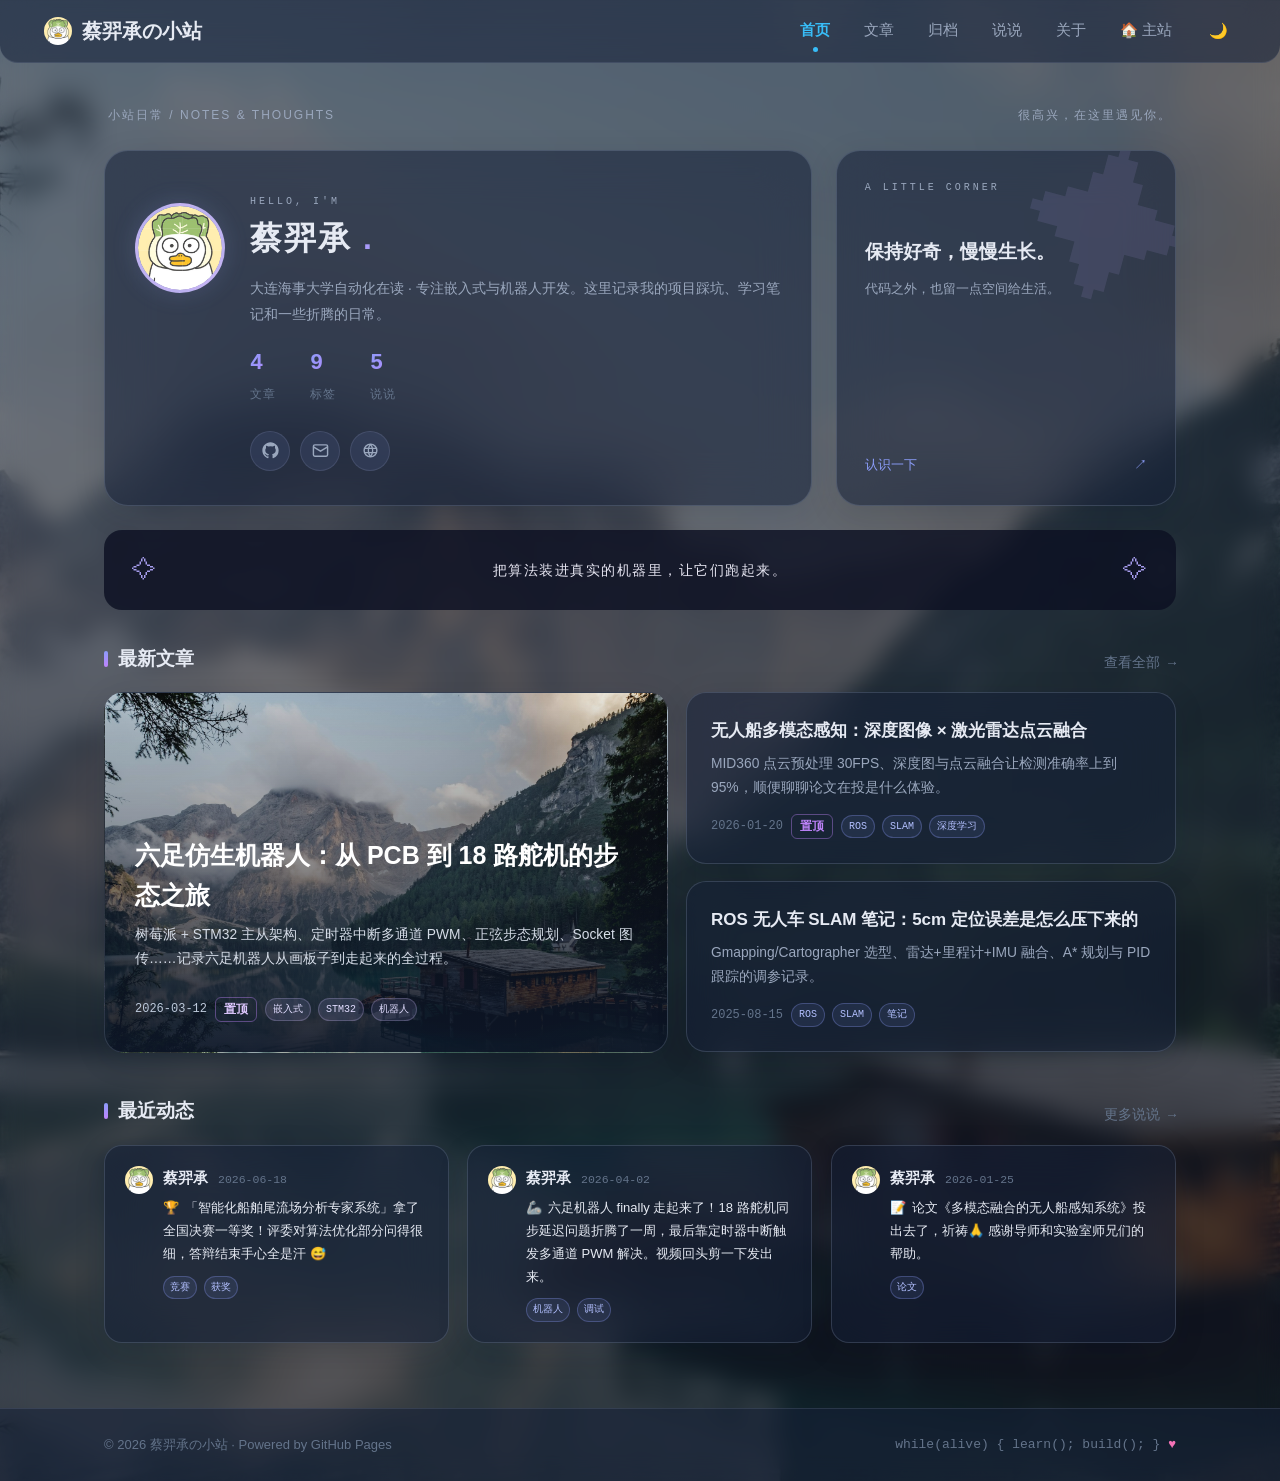
<file: blog/index.html>
<!DOCTYPE html>
<html lang="zh-CN" data-theme="dark">
<head>
<meta charset="UTF-8">
<meta name="viewport" content="width=device-width, initial-scale=1.0">
<title>蔡羿承の小站 · 记录学习与折腾的日常</title>
<meta name="description" content="蔡羿承的个人博客：嵌入式 / 机器人 / SLAM 学习笔记与项目复盘。">
<link rel="icon" href="data:image/svg+xml,%3Csvg xmlns='http://www.w3.org/2000/svg' viewBox='0 0 100 100'%3E%3Crect width='100' height='100' rx='20' fill='%238b9cf9'/%3E%3Ctext x='50' y='68' font-size='52' text-anchor='middle' fill='white' font-family='sans-serif' font-weight='bold'%3E蔡%3C/text%3E%3C/svg%3E">
<link rel="stylesheet" href="assets/style.css?v=4">
</head>
<body data-page="home" class="page-in">

<div class="bg-deco">
  <div class="blob blob-1"></div><div class="blob blob-2"></div><div class="blob blob-3"></div>
  <div class="bg-grid"></div>
</div>

<nav class="nav">
  <div class="wrap nav-inner">
    <a class="logo" href="index.html"><span class="logo-chip"><img src="assets/avatar.jpg" alt=""></span>蔡羿承の小站</a>
    <div class="nav-right">
      <div class="nav-links" id="navLinks">
        <a href="index.html" data-nav="home">首页</a>
        <a href="posts.html" data-nav="posts">文章</a>
        <a href="archives.html" data-nav="archives">归档</a>
        <a href="moments.html" data-nav="moments">说说</a>
        <a href="about.html" data-nav="about">关于</a>
        <a href="/">🏠 主站</a>
      </div>
      <button class="theme-btn" id="themeBtn" onclick="toggleTheme()" title="切换主题">🌙</button>
      <button id="menuBtn" aria-label="菜单">☰</button>
    </div>
  </div>
</nav>

<main class="wrap">

  <div class="welcome-line"><span>小站日常 / NOTES & THOUGHTS</span><span>很高兴，在这里遇见你。</span></div>
  <!-- 个人信息与侧栏 -->
  <div class="home-top">
  <div class="hero">
    <div class="hero-card">
      <div class="avatar-mono"><img src="assets/avatar.jpg" alt="头像"></div>
      <div class="hero-info">
        <span class="eyebrow">HELLO, I'M</span>
        <h1>蔡羿承 <span class="name-dot">.</span></h1>
        <p class="hero-bio">大连海事大学自动化在读 · 专注嵌入式与机器人开发。这里记录我的项目踩坑、学习笔记和一些折腾的日常。</p>
        <p class="hero-bio" style="font-family:var(--font-mono);font-size:13.5px;color:var(--dim)">" 把算法装进真实的机器里，让它们跑起来。"</p>
        <div class="hero-stats">
          <div class="stat"><b id="statPosts">0</b><span>文章</span></div>
          <div class="stat"><b id="statTags">0</b><span>标签</span></div>
          <div class="stat"><b id="statMoments">0</b><span>说说</span></div>
        </div>
        <div class="hero-social">
          <a class="social-round" href="https://github.com/zmjjcjb" target="_blank" rel="noopener" title="GitHub"><svg viewBox="0 0 24 24" width="17" height="17" fill="currentColor"><path d="M12 .5C5.65.5.5 5.65.5 12c0 5.08 3.29 9.39 7.86 10.91.58.11.79-.25.79-.55 0-.27-.01-1.17-.02-2.12-3.2.7-3.87-1.36-3.87-1.36-.52-1.33-1.28-1.68-1.28-1.68-1.04-.71.08-.7.08-.7 1.15.08 1.76 1.19 1.76 1.19 1.03 1.75 2.69 1.25 3.34.95.1-.74.4-1.25.72-1.54-2.55-.29-5.23-1.28-5.23-5.68 0-1.26.45-2.28 1.19-3.09-.12-.29-.52-1.46.11-3.05 0 0 .97-.31 3.18 1.18a11.1 11.1 0 0 1 5.79 0c2.2-1.49 3.17-1.18 3.17-1.18.63 1.59.24 2.76.12 3.05.74.81 1.18 1.83 1.18 3.09 0 4.41-2.69 5.38-5.25 5.67.41.35.77 1.05.77 2.12 0 1.53-.01 2.76-.01 3.14 0 .3.2.66.8.55A11.5 11.5 0 0 0 23.5 12C23.5 5.65 18.35.5 12 .5z"/></svg></a>
          <a class="social-round" href="mailto:2429708574@qq.com" title="邮箱"><svg viewBox="0 0 24 24" width="17" height="17" fill="none" stroke="currentColor" stroke-width="2"><rect x="2" y="4" width="20" height="16" rx="2"/><path d="m2 7 10 6 10-6"/></svg></a>
          <a class="social-round" href="/" title="简历主站"><svg viewBox="0 0 24 24" width="17" height="17" fill="none" stroke="currentColor" stroke-width="2"><circle cx="12" cy="12" r="9"/><path d="M3.6 9h16.8M3.6 15h16.8M12 3a15 15 0 0 1 0 18M12 3a15 15 0 0 0 0 18"/></svg></a>
        </div>
      </div>
    </div>
  </div>
  <aside class="glass home-aside">
    <span class="eyebrow">A LITTLE CORNER</span>
    <div class="orbit-mark" aria-hidden="true">✦</div>
    <h2>保持好奇，慢慢生长。</h2>
    <p>代码之外，也留一点空间给生活。</p>
    <a href="about.html">认识一下 <span>↗</span></a>
  </aside>
  </div>
  <div class="quote-strip"><span aria-hidden="true">✧</span><p>把算法装进真实的机器里，让它们跑起来。</p><span aria-hidden="true">✧</span></div>

  <!-- 最新文章 -->
  <section class="block">
    <div class="sec-head">
      <h2><span class="bar"></span>最新文章</h2>
      <a class="more" href="posts.html">查看全部 →</a>
    </div>
    <div class="post-grid" id="homePosts"></div>
  </section>

  <!-- 说说预览 -->
  <section class="block">
    <div class="sec-head">
      <h2><span class="bar"></span>最近动态</h2>
      <a class="more" href="moments.html">更多说说 →</a>
    </div>
    <div class="moment-list" id="homeMoments"></div>
  </section>

</main>

<footer>
  <div class="wrap foot-inner">
    <span>© <span id="footYear"></span> 蔡羿承の小站 · Powered by GitHub Pages</span>
    <span style="font-family:var(--font-mono)">while(alive) { learn(); build(); } <span class="foot-heart">♥</span></span>
  </div>
</footer>

<script src="data.js"></script>
<script src="assets/app.js?v=4"></script>
<script>
  // 首页取最新 3 篇（置顶优先）与最近 3 条说说
  renderPostCards("homePosts", [...POSTS].sort((a, b) => (b.pin - a.pin) || b.date.localeCompare(a.date)).slice(0, 3));
  renderMoments("homeMoments", MOMENTS.slice(0, 3));
  // 数据统计（对应参考站 13 文章 / 26 说说 / 71 照片）
  document.getElementById("statPosts").textContent = POSTS.length;
  document.getElementById("statTags").textContent = new Set(POSTS.flatMap(p => p.tags)).size;
  document.getElementById("statMoments").textContent = MOMENTS.length;
  observeReveal();
</script>
</body>
</html>
</file>
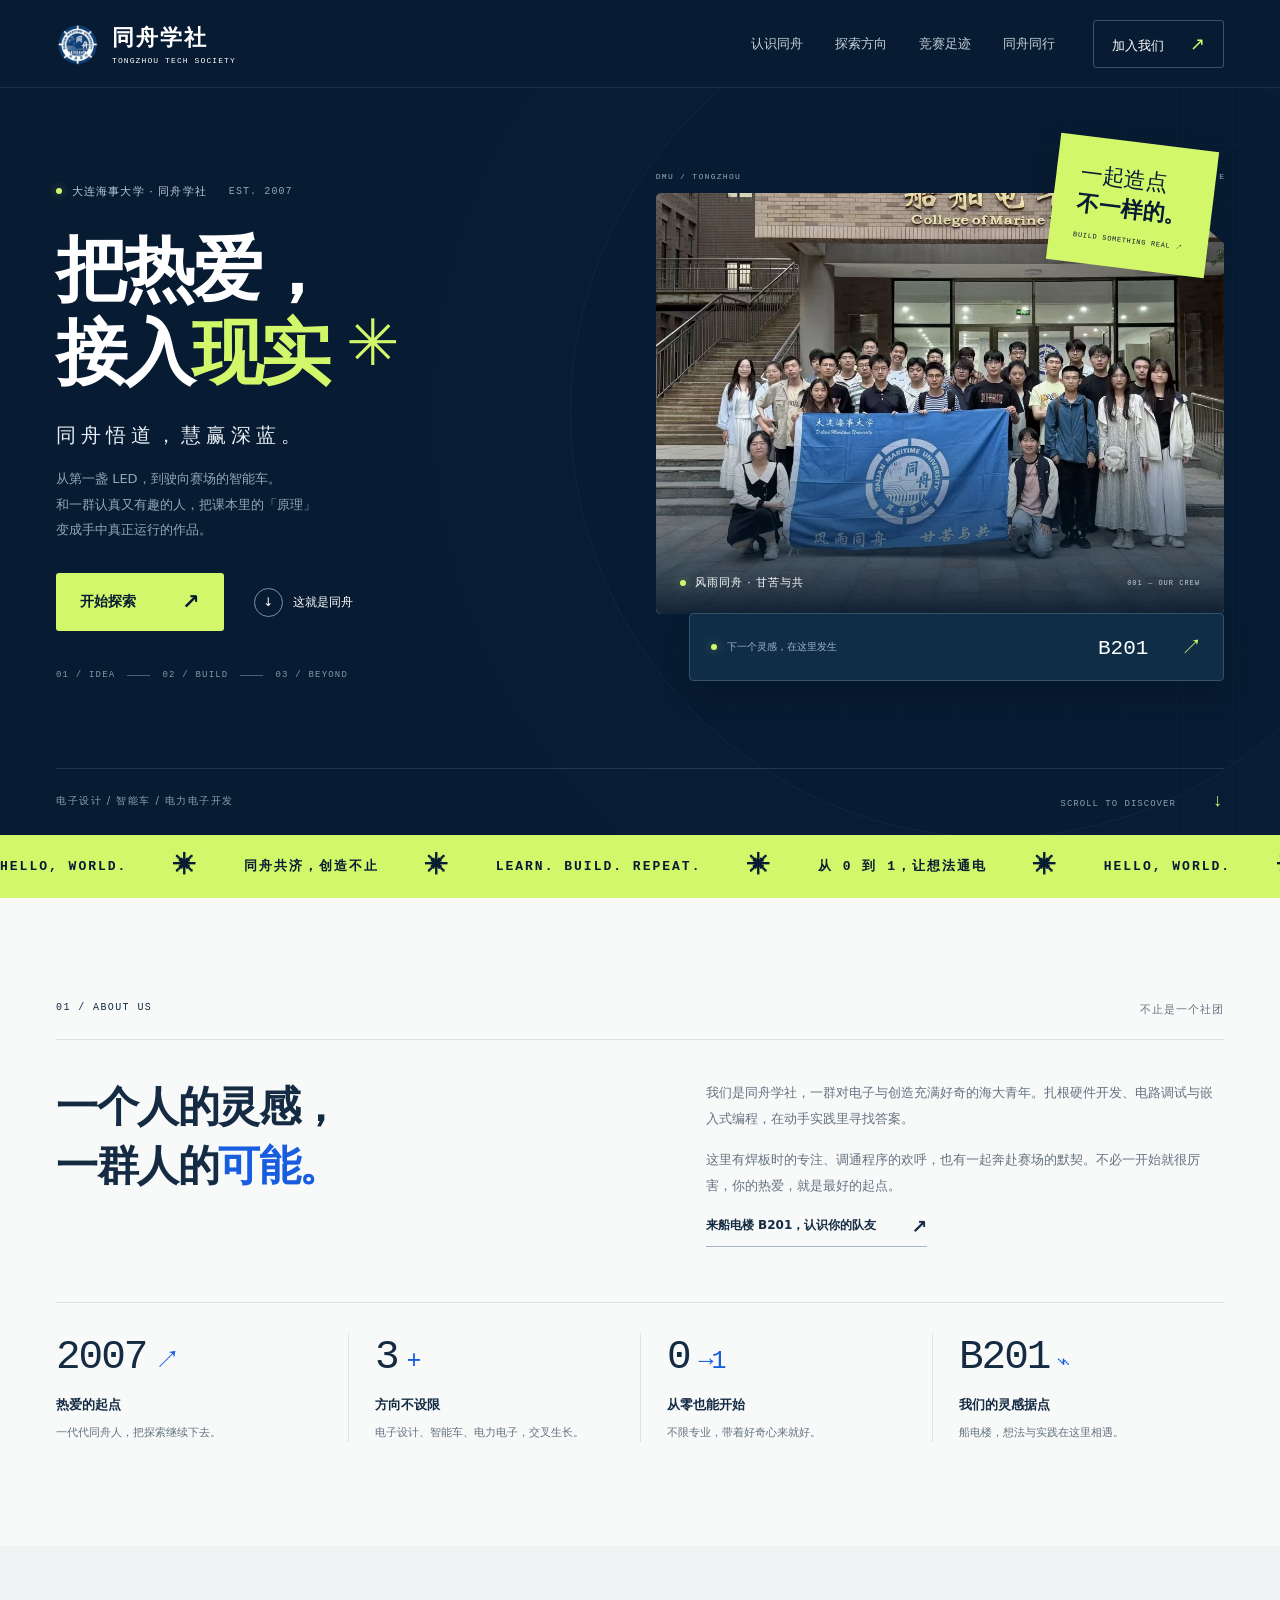
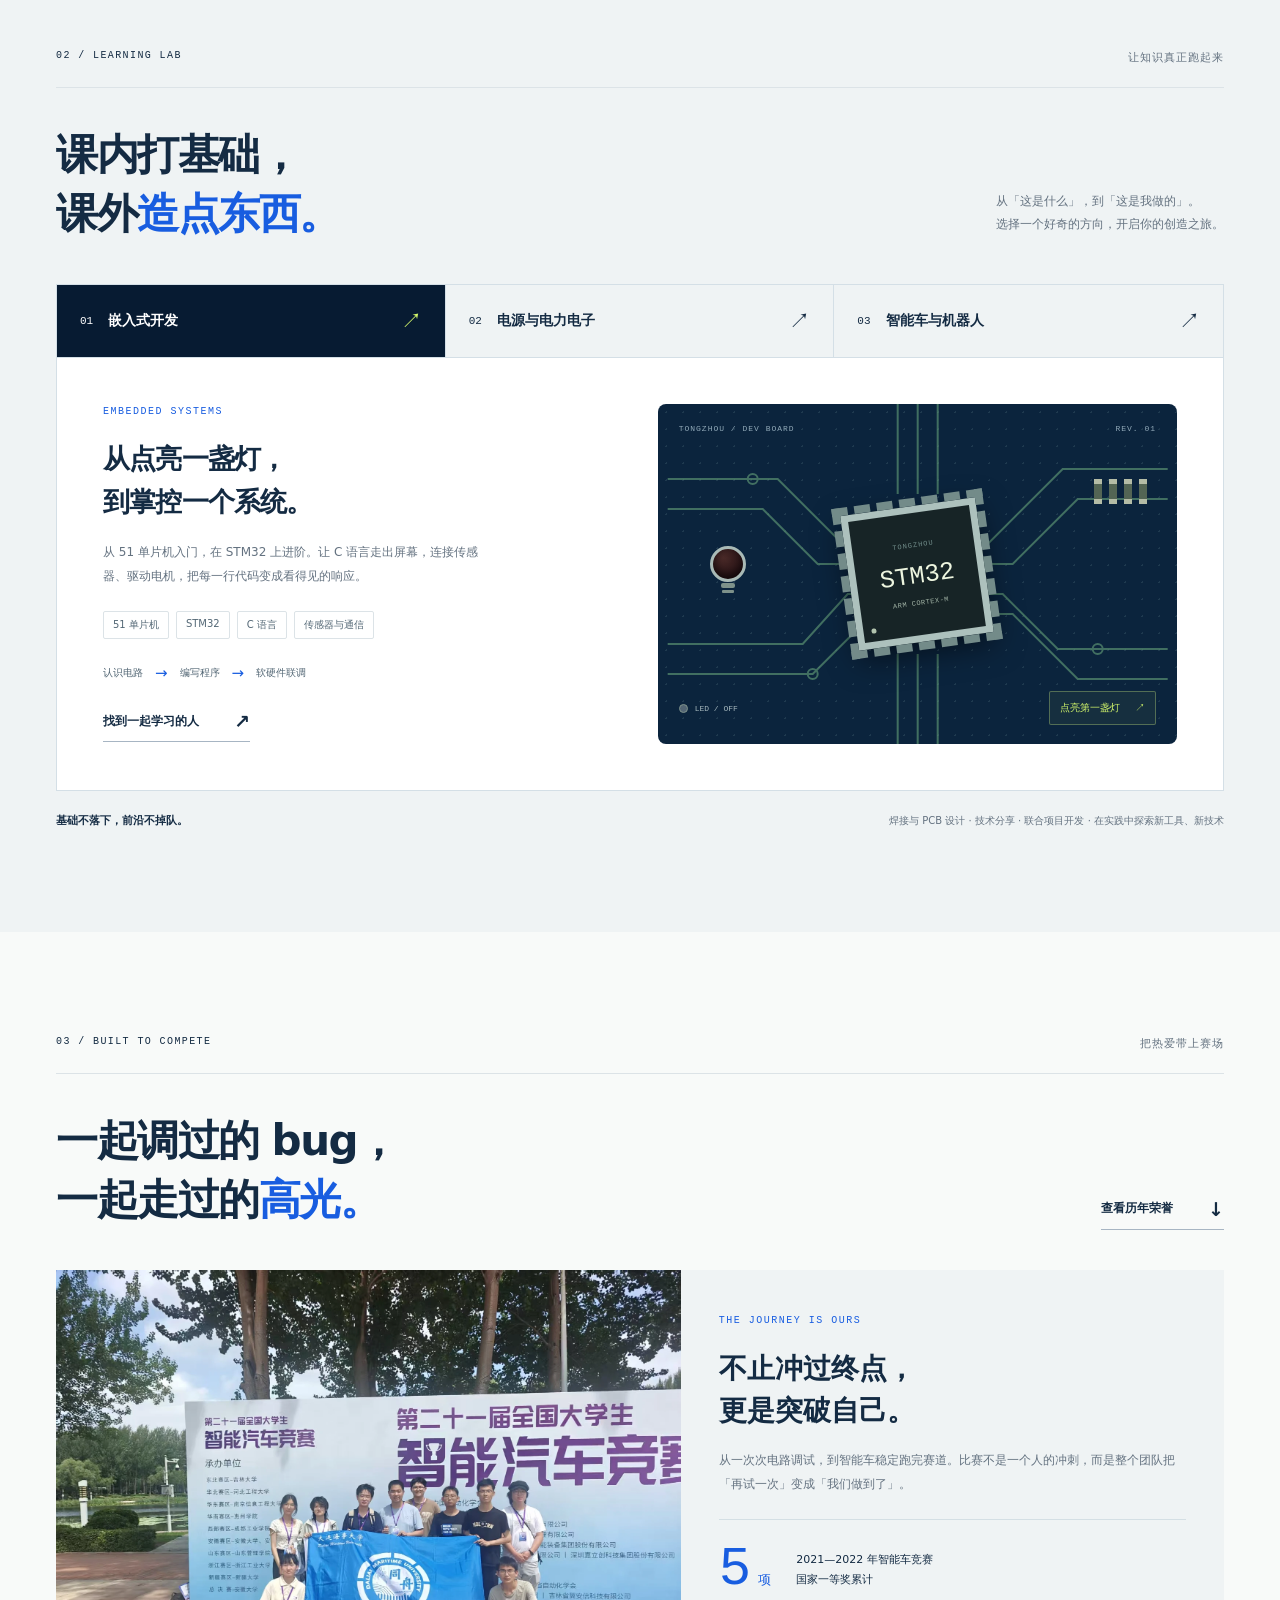
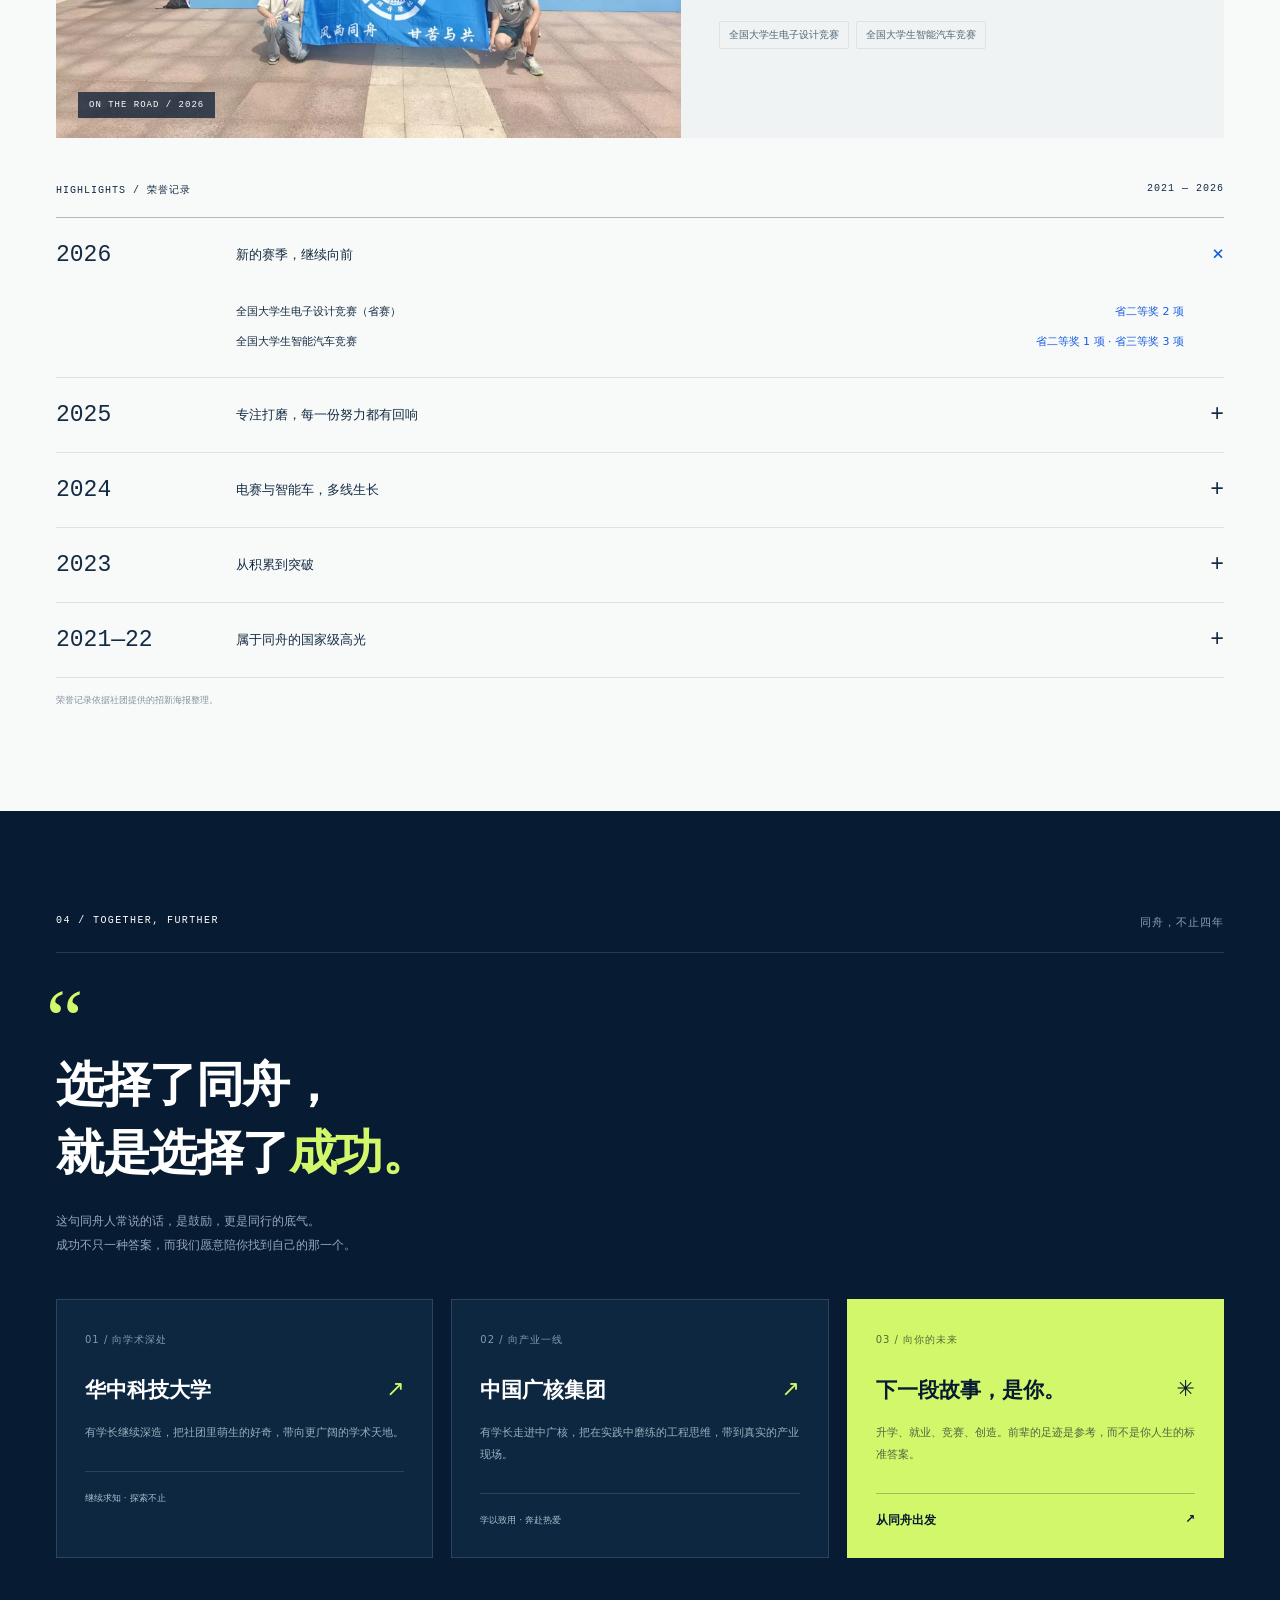
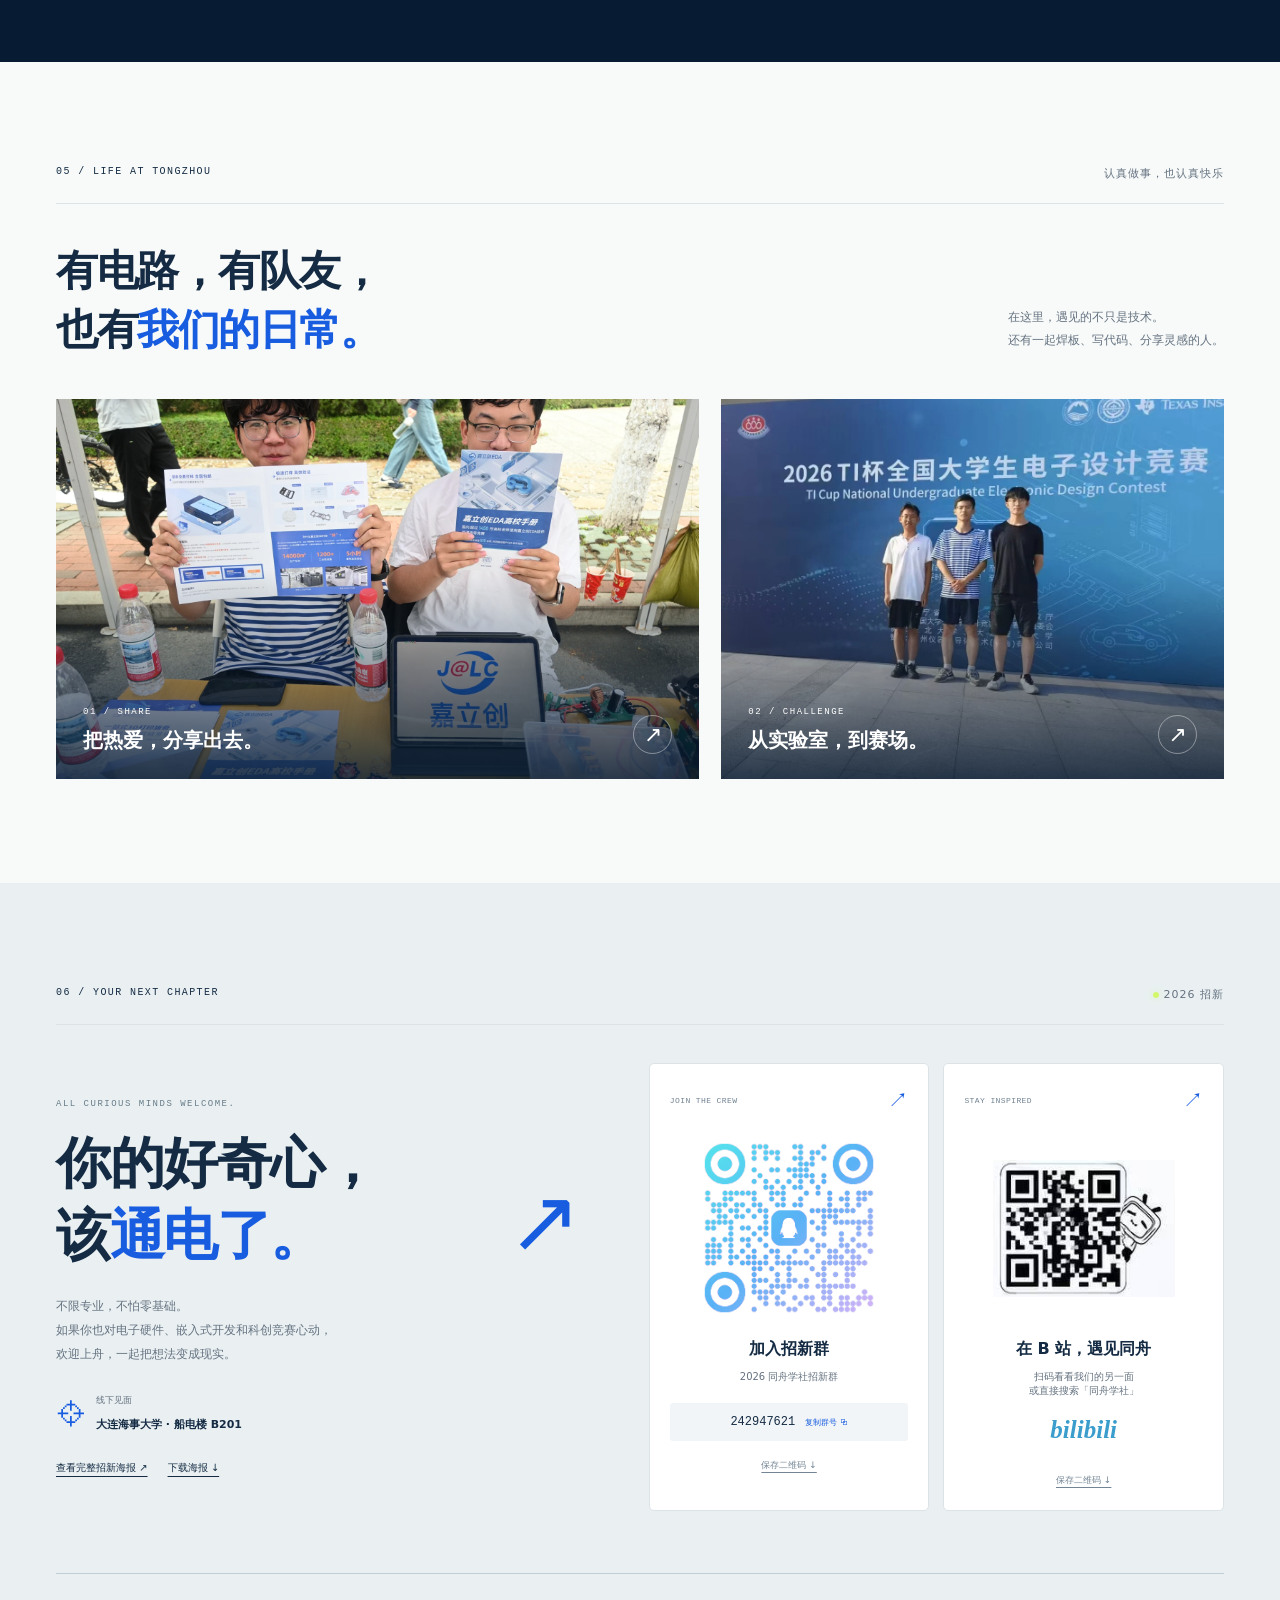
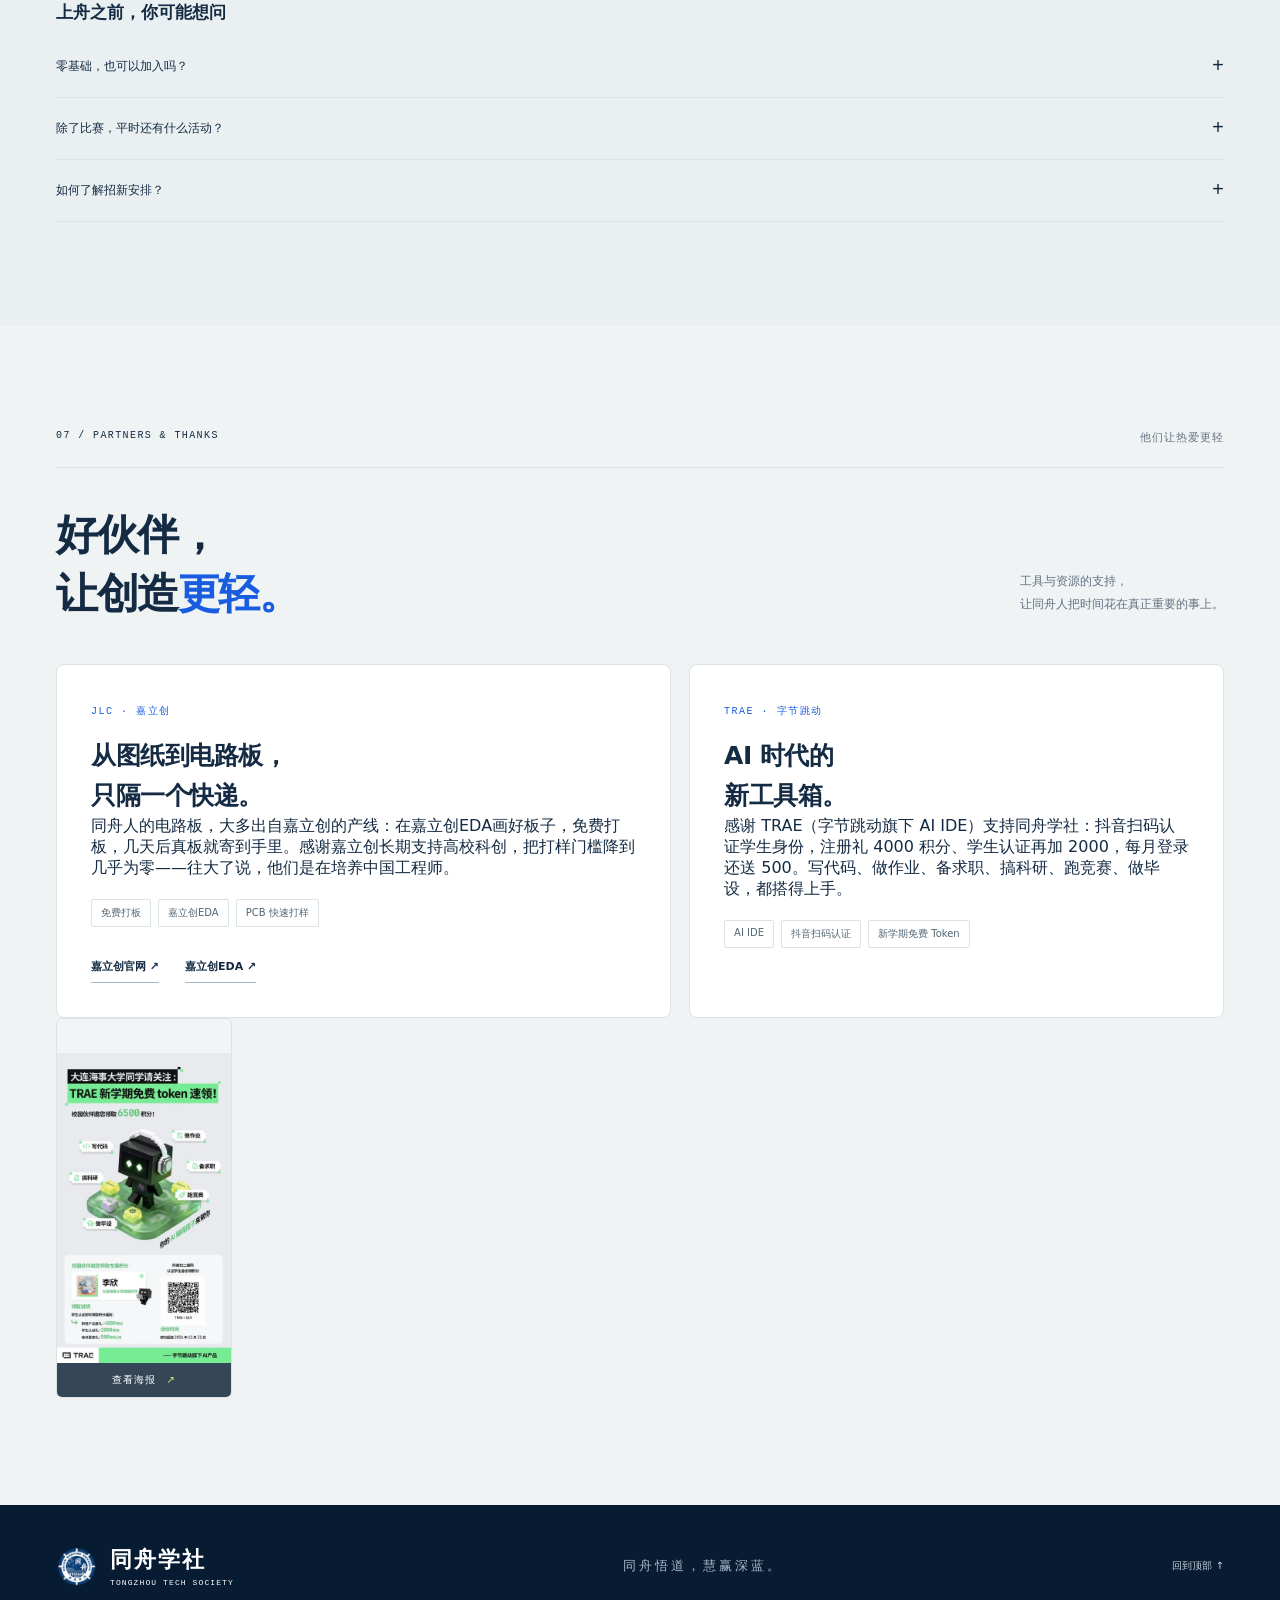
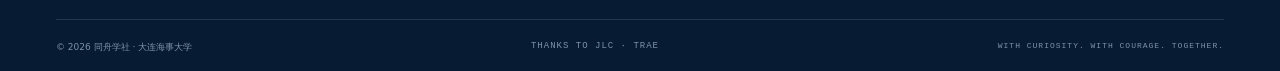
<file: 社团/index.html>
<!doctype html>
<html lang="zh-CN">
<head>
<meta charset="UTF-8"><meta name="viewport" content="width=device-width, initial-scale=1">
<meta name="theme-color" content="#071b32"><meta name="description" content="大连海事大学同舟学社：从51、STM32单片机到电源设计、智能车与机器人。课内打基础，课外做作品。欢迎来到船电楼B201。">
<title>同舟学社 TONGZHOU · 把热爱，接入现实</title>
<link rel="icon" href="assets/logo.png"><link rel="stylesheet" href="style.css?v=20260918b"><script src="script.js?v=20260918b" defer></script>
</head>
<body>
<a class="skip-link" href="#main">跳到主要内容</a>
<header class="header"><a class="brand" href="#home" aria-label="同舟学社首页"><img src="assets/logo.png" width="44" height="44" alt="同舟学社社徽"><span>同舟学社<small>TONGZHOU TECH SOCIETY</small></span></a><nav id="navigation" aria-label="主导航"><a href="#about">认识同舟</a><a href="#learn">探索方向</a><a href="#honors">竞赛足迹</a><a href="#people">同舟同行</a></nav><a class="nav-join" href="#join">加入我们 <span>↗</span></a><button class="menu-toggle" aria-expanded="false" aria-controls="navigation" aria-label="打开导航菜单"><span></span><span></span></button></header>
<main id="main">
<section class="hero" id="home">
<div class="hero-grid" aria-hidden="true"></div><div class="hero-orbit" aria-hidden="true"></div>
<div class="hero-inner wrap"><div class="hero-copy"><div class="eyebrow"><span class="status-dot"></span> 大连海事大学 · 同舟学社 <span class="since">EST. 2007</span></div><h1>把热爱，<br>接入<span class="lime-word">现实<span class="spark">✳</span></span></h1><p class="hero-sub">同舟悟道，慧赢深蓝。</p><p class="hero-description">从第一盏 LED，到驶向赛场的智能车。<br>和一群认真又有趣的人，把课本里的「原理」<br class="desktop-break">变成手中真正运行的作品。</p><div class="hero-actions"><a class="button lime" href="#learn">开始探索 <span>↗</span></a><a class="text-link" href="#about"><span class="play-icon">↓</span> 这就是同舟</a></div><div class="hero-note"><span>01 / IDEA</span><i></i><span>02 / BUILD</span><i></i><span>03 / BEYOND</span></div></div>
<div class="hero-visual"><div class="photo-coordinate">DMU / TONGZHOU <span>38°52′ N · 121°31′ E</span></div><div class="main-photo"><img src="assets/team.webp" alt="同舟学社成员在船舶电气工程学院前举社旗合影" width="1092" height="832" fetchpriority="high"><div class="photo-shade"></div><div class="photo-label"><span class="status-dot"></span> 风雨同舟 · 甘苦与共<span class="photo-number">001 — OUR CREW</span></div></div><div class="floating-stamp">一起造点<br><strong>不一样的。</strong><span>BUILD SOMETHING REAL ↗</span></div><div class="lab-status"><span class="status-dot"></span><span>下一个灵感，在这里发生</span><b>B201 <span>↗</span></b></div></div></div>
<div class="hero-bottom wrap"><span>电子设计 / 智能车 / 电力电子开发</span><a href="#about">SCROLL TO DISCOVER <span>↓</span></a></div>
</section>
<div class="ticker" aria-hidden="true"><div>HELLO, WORLD. <span>✳</span> 同舟共济，创造不止 <span>✳</span> LEARN. BUILD. REPEAT. <span>✳</span> 从 0 到 1，让想法通电 <span>✳</span> HELLO, WORLD. <span>✳</span> 同舟共济，创造不止 <span>✳</span></div></div>
<section class="section about wrap" id="about"><div class="section-kicker"><span>01 / ABOUT US</span><span>不止是一个社团</span></div><div class="about-heading"><h2>一个人的灵感，<br>一群人的<span class="blue-text">可能。</span></h2><div><p>我们是同舟学社，一群对电子与创造充满好奇的海大青年。扎根硬件开发、电路调试与嵌入式编程，在动手实践里寻找答案。</p><p>这里有焊板时的专注、调通程序的欢呼，也有一起奔赴赛场的默契。不必一开始就很厉害，你的热爱，就是最好的起点。</p><a class="inline-link" href="#join">来船电楼 B201，认识你的队友 <span>↗</span></a></div></div><div class="values"><article><span class="value-mark">2007<span>↗</span></span><h3>热爱的起点</h3><p>一代代同舟人，把探索继续下去。</p></article><article><span class="value-mark">3<span>+</span></span><h3>方向不设限</h3><p>电子设计、智能车、电力电子，交叉生长。</p></article><article><span class="value-mark">0<span>→1</span></span><h3>从零也能开始</h3><p>不限专业，带着好奇心来就好。</p></article><article><span class="value-mark">B201<span>⌁</span></span><h3>我们的灵感据点</h3><p>船电楼，想法与实践在这里相遇。</p></article></div></section>
<section class="learn-section section" id="learn"><div class="wrap"><div class="section-kicker"><span>02 / LEARNING LAB</span><span>让知识真正跑起来</span></div><div class="section-heading"><h2>课内打基础，<br>课外<span class="blue-text">造点东西。</span></h2><p>从「这是什么」，到「这是我做的」。<br>选择一个好奇的方向，开启你的创造之旅。</p></div><div class="learning-tabs" role="tablist" aria-label="学习方向"><button role="tab" aria-selected="true" aria-controls="learning-panel" id="tab-embedded" data-track="embedded" tabindex="0">01 <span>嵌入式开发</span><b>↗</b></button><button role="tab" aria-selected="false" aria-controls="learning-panel" id="tab-power" data-track="power" tabindex="-1">02 <span>电源与电力电子</span><b>↗</b></button><button role="tab" aria-selected="false" aria-controls="learning-panel" id="tab-robot" data-track="robot" tabindex="-1">03 <span>智能车与机器人</span><b>↗</b></button></div><div class="learning-panel" role="tabpanel" id="learning-panel" aria-labelledby="tab-embedded" tabindex="0"><div class="learning-copy"><div class="mini-label" id="track-label">EMBEDDED SYSTEMS</div><h3 id="track-title">从点亮一盏灯，<br>到掌控一个系统。</h3><p id="track-description">从 51 单片机入门，在 STM32 上进阶。让 C 语言走出屏幕，连接传感器、驱动电机，把每一行代码变成看得见的响应。</p><div class="tags" id="track-tags"><span>51 单片机</span><span>STM32</span><span>C 语言</span><span>传感器与通信</span></div><div class="learning-route" id="track-route"><span>认识电路</span><b>→</b><span>编写程序</span><b>→</b><span>软硬件联调</span></div><a class="inline-link" href="#join">找到一起学习的人 <span>↗</span></a></div><div class="circuit-art" id="circuit-art" aria-label="学习方向互动示意图"><div class="board-label"><span id="board-title">TONGZHOU / DEV BOARD</span><span>REV. 01</span></div><div class="scene" data-scene="embedded"><svg class="traces" viewBox="0 0 500 340" fill="none" aria-hidden="true"><g stroke="currentColor" stroke-width="2"><path d="M0 75H110L175 140H210M0 105H95L150 160H210M0 240H135L180 190H210M0 270H145L205 210M500 65H395L320 140H290M500 95H410L345 160H290M500 245H390L335 190H290M500 275H410L345 210H290M230 0V90M250 0V90M270 0V90M230 250V340M250 250V340M270 250V340"/><circle cx="85" cy="75" r="5"/><circle cx="430" cy="245" r="5"/><circle cx="145" cy="270" r="5"/></g></svg><div class="chip"><span class="chip-brand">TONGZHOU</span><strong>STM32</strong><span>ARM CORTEX-M</span><span class="chip-dot"></span></div><div class="board-components" aria-hidden="true"><i></i><i></i><i></i><i></i></div><div class="led-lamp" role="img" aria-label="指示灯，未点亮"></div></div><div class="scene" data-scene="power" hidden><svg class="scope" viewBox="0 0 500 340" aria-hidden="true"><rect class="scope-screen" x="96" y="34" width="308" height="196" rx="12"/><path class="scope-grid" d="M96 83h308M96 132h308M96 181h308M144 34v196M192 34v196M240 34v196M288 34v196M336 34v196M384 34v196"/><path class="wave" d="M112 132 H152 V76 H200 V188 H248 V76 H296 V188 H344 V132 H384"/><text class="scope-read" x="112" y="262">CH1 · 20kHz</text><text class="scope-read scope-right" x="388" y="262">DUTY 50%</text><text class="scope-read scope-vout" x="250" y="296" text-anchor="middle">VOUT —— 5.00V</text><g class="knobs"><circle cx="150" cy="30" r="0"/><circle cx="118" cy="304" r="15"/><path d="M118 304l10-8"/><circle cx="162" cy="304" r="15"/><path d="M162 304l2-12"/><circle cx="338" cy="304" r="15"/><path d="M338 304l-10-8"/><circle cx="382" cy="304" r="15"/><path d="M382 304l-2-12"/></g></svg></div><div class="scene" data-scene="robot" hidden><svg class="track-svg" viewBox="0 0 500 340" aria-hidden="true"><path class="road" d="M120 70 H380 Q440 70 440 130 V210 Q440 270 380 270 H120 Q60 270 60 210 V130 Q60 70 120 70 Z"/><path class="road-center" d="M120 70 H380 Q440 70 440 130 V210 Q440 270 380 270 H120 Q60 270 60 210 V130 Q60 70 120 70 Z"/><g class="checker" transform="translate(96,54)"><rect x="0" y="0" width="9" height="9"/><rect x="18" y="0" width="9" height="9"/><rect x="9" y="9" width="9" height="9"/><rect x="27" y="9" width="9" height="9"/><rect x="0" y="18" width="9" height="9"/><rect x="18" y="18" width="9" height="9"/></g><circle class="waypoint" cx="250" cy="46" r="4"/><circle class="waypoint" cx="464" cy="170" r="4"/><circle class="waypoint" cx="250" cy="294" r="4"/><circle class="waypoint" cx="36" cy="170" r="4"/><g class="rover"><polygon class="beam" points="28,-8 92,-22 92,22 28,8"/><rect class="rover-body" x="-28" y="-17" width="56" height="34" rx="7"/><rect class="rover-stripe" x="-10" y="-17" width="9" height="34"/><circle class="rover-eye" cx="20" cy="-8" r="3.5"/><circle class="rover-eye" cx="20" cy="8" r="3.5"/><rect class="rover-wheel" x="-24" y="-23" width="14" height="7" rx="2"/><rect class="rover-wheel" x="10" y="-23" width="14" height="7" rx="2"/><rect class="rover-wheel" x="-24" y="16" width="14" height="7" rx="2"/><rect class="rover-wheel" x="10" y="16" width="14" height="7" rx="2"/><animateMotion id="rover-run" begin="indefinite" dur="7s" repeatCount="indefinite" rotate="auto" path="M120 70 H380 Q440 70 440 130 V210 Q440 270 380 270 H120 Q60 270 60 210 V130 Q60 70 120 70 Z"/></g></svg></div><div class="board-bottom"><span><i id="board-led"></i> <span id="led-label">LED / OFF</span></span><button id="led-toggle" type="button" aria-pressed="false">点亮第一盏灯 <span>↗</span></button></div></div></div><div class="learning-foot"><span>基础不落下，前沿不掉队。</span><p>焊接与 PCB 设计 · 技术分享 · 联合项目开发 · 在实践中探索新工具、新技术</p></div></div></section>
<section class="section honors wrap" id="honors"><div class="section-kicker"><span>03 / BUILT TO COMPETE</span><span>把热爱带上赛场</span></div><div class="section-heading"><h2>一起调过的 bug，<br>一起走过的<span class="blue-text">高光。</span></h2><a class="inline-link" href="#honor-list">查看历年荣誉 <span>↓</span></a></div><div class="competition-feature"><div class="competition-photo"><img src="assets/car-team.webp" alt="同舟学社智能车竞赛队员在比赛现场合影" width="1706" height="1279" loading="lazy"><span>ON THE ROAD / 2026</span></div><div class="competition-story"><span class="mini-label">THE JOURNEY IS OURS</span><h3>不止冲过终点，<br>更是突破自己。</h3><p>从一次次电路调试，到智能车稳定跑完赛道。比赛不是一个人的冲刺，而是整个团队把「再试一次」变成「我们做到了」。</p><div class="competition-stat"><strong>5<small>项</small></strong><span>2021—2022 年智能车竞赛<br>国家一等奖累计</span></div><div class="tags"><span>全国大学生电子设计竞赛</span><span>全国大学生智能汽车竞赛</span></div></div></div><div class="honor-list" id="honor-list"><div class="list-heading"><span>HIGHLIGHTS / 荣誉记录</span><span>2021 — 2026</span></div><details open><summary><b>2026</b><span>新的赛季，继续向前</span><i>+</i></summary><div class="honor-detail"><p><strong>全国大学生电子设计竞赛（省赛）</strong><span>省二等奖 2 项</span></p><p><strong>全国大学生智能汽车竞赛</strong><span>省二等奖 1 项 · 省三等奖 3 项</span></p></div></details><details><summary><b>2025</b><span>专注打磨，每一份努力都有回响</span><i>+</i></summary><div class="honor-detail"><p><strong>全国大学生电子设计竞赛</strong><span>省二等奖 1 项 · 省三等奖 2 项</span></p></div></details><details><summary><b>2024</b><span>电赛与智能车，多线生长</span><i>+</i></summary><div class="honor-detail"><p><strong>全国大学生智能汽车竞赛</strong><span>省一等奖 1 项 · 省二等奖 2 项</span></p><p><strong>辽宁省大学生电子设计大赛</strong><span>省二等奖 1 项 · 省三等奖 2 项</span></p></div></details><details><summary><b>2023</b><span>从积累到突破</span><i>+</i></summary><div class="honor-detail"><p><strong>全国大学生电子设计大赛</strong><span>国家二等奖 1 项 · 省二等奖 3 项</span></p><p><strong>全国大学生智能汽车竞赛</strong><span>省二等奖 2 项</span></p></div></details><details><summary><b>2021—22</b><span>属于同舟的国家级高光</span><i>+</i></summary><div class="honor-detail"><p><strong>2022 全国大学生智能汽车竞赛</strong><span>国家一等奖 2 项</span></p><p><strong>2021 全国大学生智能汽车竞赛</strong><span>国家一等奖 3 项 · 国家二等奖 1 项 · 省一等奖 2 项</span></p></div></details><p class="source-note">荣誉记录依据社团提供的招新海报整理。</p></div></section>
<section class="people-section section" id="people"><div class="wrap"><div class="section-kicker"><span>04 / TOGETHER, FURTHER</span><span>同舟，不止四年</span></div><div class="people-heading"><span class="quote-mark">“</span><h2>选择了同舟，<br>就是选择了<span>成功。</span></h2><p>这句同舟人常说的话，是鼓励，更是同行的底气。<br>成功不只一种答案，而我们愿意陪你找到自己的那一个。</p></div><div class="alumni-grid"><article><span>01 / 向学术深处</span><h3>华中科技大学 <b>↗</b></h3><p>有学长继续深造，把社团里萌生的好奇，带向更广阔的学术天地。</p><small>继续求知 · 探索不止</small></article><article><span>02 / 向产业一线</span><h3>中国广核集团 <b>↗</b></h3><p>有学长走进中广核，把在实践中磨练的工程思维，带到真实的产业现场。</p><small>学以致用 · 奔赴热爱</small></article><article class="your-story"><span>03 / 向你的未来</span><h3>下一段故事，是你。 <b>✳</b></h3><p>升学、就业、竞赛、创造。前辈的足迹是参考，而不是你人生的标准答案。</p><a href="#join">从同舟出发 <span>↗</span></a></article></div></div></section>
<section class="section life wrap"><div class="section-kicker"><span>05 / LIFE AT TONGZHOU</span><span>认真做事，也认真快乐</span></div><div class="section-heading"><h2>有电路，有队友，<br>也有<span class="blue-text">我们的日常。</span></h2><p>在这里，遇见的不只是技术。<br>还有一起焊板、写代码、分享灵感的人。</p></div><div class="gallery"><button class="gallery-card gallery-large" data-photo="assets/workshop.webp" data-caption="把热爱分享出去 · 社团活动现场" aria-label="放大社团活动照片"><img src="assets/workshop.webp" alt="同舟学社成员在活动现场展示电子设计资料和作品" width="1800" height="1200" loading="lazy"><span><small>01 / SHARE</small><b>把热爱，分享出去。</b><i>↗</i></span></button><button class="gallery-card" data-photo="assets/competition.webp" data-caption="从实验室到赛场 · 2026 TI杯电子设计竞赛" aria-label="放大电子设计竞赛照片"><img src="assets/competition.webp" alt="同舟学社成员在2026 TI杯电子设计竞赛现场合影" width="1116" height="919" loading="lazy"><span><small>02 / CHALLENGE</small><b>从实验室，到赛场。</b><i>↗</i></span></button></div></section>
<section class="join-section section" id="join"><div class="wrap"><div class="section-kicker"><span>06 / YOUR NEXT CHAPTER</span><span><i class="status-dot"></i> 2026 招新</span></div><div class="join-grid"><div class="join-copy"><div class="mini-label">ALL CURIOUS MINDS WELCOME.</div><h2>你的好奇心，<br>该<span>通电了。</span><b>↗</b></h2><p>不限专业，不怕零基础。<br>如果你也对电子硬件、嵌入式开发和科创竞赛心动，<br>欢迎上舟，一起把想法变成现实。</p><div class="join-location"><span>⌖</span><div><small>线下见面</small><strong>大连海事大学 · 船电楼 B201</strong></div></div><div class="join-links"><button class="text-link" id="poster-open">查看完整招新海报 ↗</button><a href="assets/poster.png" download="同舟学社招新海报.png">下载海报 ↓</a></div></div><div class="qr-grid"><article class="qr-card"><span class="qr-category">JOIN THE CREW <b>↗</b></span><img src="assets/qq-qr.png" alt="2026同舟学社QQ群二维码，群号242947621" width="216" height="216" loading="lazy"><h3>加入招新群</h3><p>2026 同舟学社招新群</p><button class="copy-button" id="copy-qq">242947621 <span>复制群号 ⧉</span></button><a href="assets/qq-qr.png" download="同舟学社招新群二维码.png">保存二维码 ↓</a></article><article class="qr-card"><span class="qr-category">STAY INSPIRED <b>↗</b></span><img src="assets/bilibili-qr.png" alt="同舟学社B站账号二维码，使用哔哩哔哩扫码关注" width="203" height="152" loading="lazy"><h3>在 B 站，遇见同舟</h3><p>扫码看看我们的另一面<br>或直接搜索「同舟学社」</p><span class="bilibili-word">bilibili</span><a href="assets/bilibili-qr.png" download="同舟学社B站二维码.png">保存二维码 ↓</a></article></div></div><div class="faq"><h3>上舟之前，你可能想问</h3><details><summary>零基础，也可以加入吗？<i>+</i></summary><p>当然可以。不限专业，只要对电子硬件、嵌入式开发或科创竞赛有热情，就欢迎加入。从基础认识到实际动手，一步一步学习。</p></details><details><summary>除了比赛，平时还有什么活动？<i>+</i></summary><p>我们会进行硬件实训、技术分享和联合项目开发。一起焊板、写代码、排查问题，把课内知识用到课外作品中。</p></details><details><summary>如何了解招新安排？<i>+</i></summary><p>扫描上方二维码，或在 QQ 搜索群号 242947621 加入 2026 招新群。具体招新时间、活动安排以群内通知为准。</p></details></div></div></section>
<section class="partners section" id="partners"><div class="wrap"><div class="section-kicker"><span>07 / PARTNERS & THANKS</span><span>他们让热爱更轻</span></div><div class="section-heading"><h2>好伙伴，<br>让创造<span class="blue-text">更轻。</span></h2><p>工具与资源的支持，<br>让同舟人把时间花在真正重要的事上。</p></div><div class="partner-grid"><article class="partner-card"><div><span class="mini-label">JLC · 嘉立创</span><h3>从图纸到电路板，<br>只隔一个快递。</h3><p>同舟人的电路板，大多出自嘉立创的产线：在嘉立创EDA画好板子，免费打板，几天后真板就寄到手里。感谢嘉立创长期支持高校科创，把打样门槛降到几乎为零——往大了说，他们是在培养中国工程师。</p><div class="tags"><span>免费打板</span><span>嘉立创EDA</span><span>PCB 快速打样</span></div></div><div class="partner-links"><a href="https://www.jlc.com" target="_blank" rel="noopener">嘉立创官网 ↗</a><a href="https://lceda.cn" target="_blank" rel="noopener">嘉立创EDA ↗</a></div></article><article class="partner-card trae-card"><div><span class="mini-label">TRAE · 字节跳动</span><h3>AI 时代的<br>新工具箱。</h3><p>感谢 TRAE（字节跳动旗下 AI IDE）支持同舟学社：抖音扫码认证学生身份，注册礼 4000 积分、学生认证再加 2000，每月登录还送 500。写代码、做作业、备求职、搞科研、跑竞赛、做毕设，都搭得上手。</p><div class="tags"><span>AI IDE</span><span>抖音扫码认证</span><span>新学期免费 Token</span></div></div></div><button class="partner-poster" data-photo="assets/trae-poster.webp" data-caption="TRAE × 同舟学社 · 新学期免费 Token：抖音扫码认证学生身份领积分，活动截至 2026 年 12 月 31 日" aria-label="放大查看 TRAE 新学期免费 Token 海报"><img src="assets/trae-poster.webp" alt="TRAE 新学期免费 Token 海报：抖音扫码认证学生身份领取积分，写代码、做作业、备求职、搞科研、跑竞赛、做毕设都能帮" width="900" height="1600" loading="lazy"><span>查看海报 <b>↗</b></span></button></article></div></div></section>
</main>
<footer class="footer"><div class="wrap footer-top"><a class="brand" href="#home"><img src="assets/logo.png" alt="" width="42" height="42"><span>同舟学社<small>TONGZHOU TECH SOCIETY</small></span></a><p>同舟悟道，慧赢深蓝。</p><a href="#home">回到顶部 ↑</a></div><div class="wrap footer-bottom"><span>© 2026 同舟学社 · 大连海事大学</span><span class="footer-thanks">THANKS TO JLC · TRAE</span><span>WITH CURIOSITY. WITH COURAGE. TOGETHER.</span></div></footer>
<dialog id="image-dialog" aria-labelledby="dialog-caption"><button class="dialog-close" aria-label="关闭图片">×</button><img id="dialog-image" alt=""><p id="dialog-caption"></p></dialog><div class="toast" id="toast" role="status" aria-live="polite"></div>
</body>
</html>
</file>
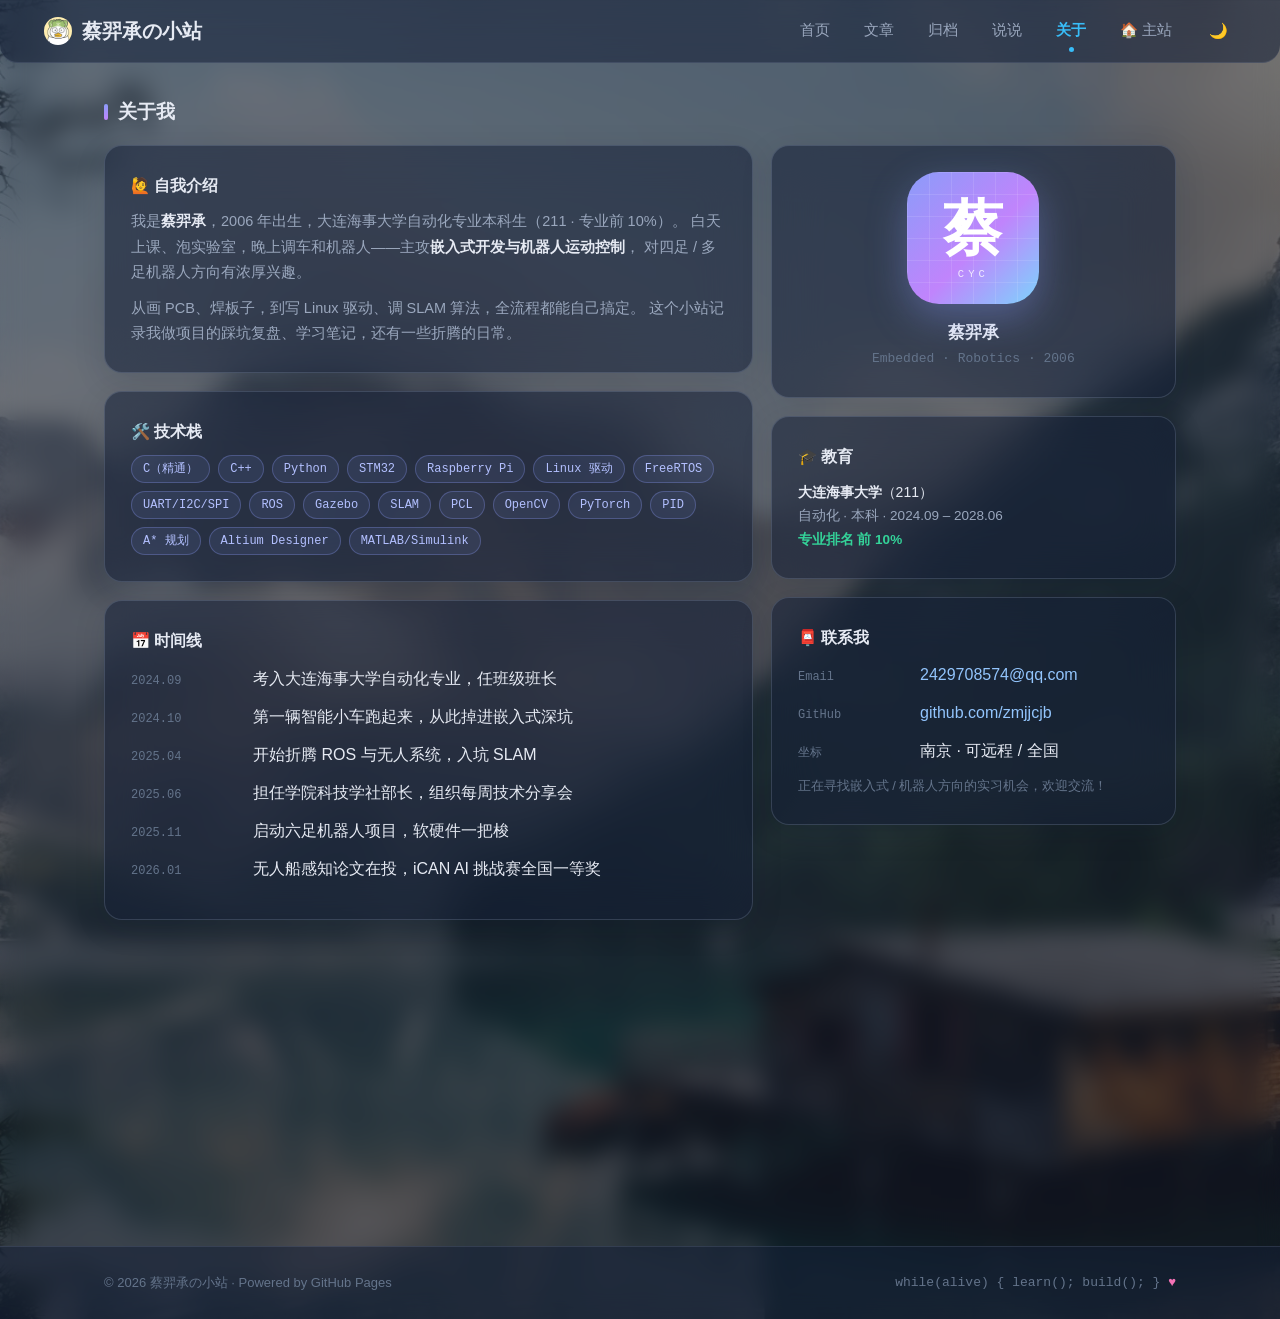
<file: blog/about.html>
<!DOCTYPE html>
<html lang="zh-CN" data-theme="dark">
<head>
<meta charset="UTF-8">
<meta name="viewport" content="width=device-width, initial-scale=1.0">
<title>关于 · 蔡羿承の小站</title>
<link rel="icon" href="data:image/svg+xml,%3Csvg xmlns='http://www.w3.org/2000/svg' viewBox='0 0 100 100'%3E%3Crect width='100' height='100' rx='20' fill='%238b9cf9'/%3E%3Ctext x='50' y='68' font-size='52' text-anchor='middle' fill='white' font-family='sans-serif' font-weight='bold'%3E蔡%3C/text%3E%3C/svg%3E">
<link rel="stylesheet" href="assets/style.css?v=4">
</head>
<body data-page="about" class="page-in">

<div class="bg-deco">
  <div class="blob blob-1"></div><div class="blob blob-2"></div><div class="blob blob-3"></div>
  <div class="bg-grid"></div>
</div>

<nav class="nav">
  <div class="wrap nav-inner">
    <a class="logo" href="index.html"><span class="logo-chip"><img src="assets/avatar.jpg" alt=""></span>蔡羿承の小站</a>
    <div class="nav-right">
      <div class="nav-links" id="navLinks">
        <a href="index.html" data-nav="home">首页</a>
        <a href="posts.html" data-nav="posts">文章</a>
        <a href="archives.html" data-nav="archives">归档</a>
        <a href="moments.html" data-nav="moments">说说</a>
        <a href="about.html" data-nav="about">关于</a>
        <a href="/">🏠 主站</a>
      </div>
      <button class="theme-btn" id="themeBtn" onclick="toggleTheme()" title="切换主题">🌙</button>
      <button id="menuBtn" aria-label="菜单">☰</button>
    </div>
  </div>
</nav>

<main class="wrap">
  <section class="block">
    <div class="sec-head">
      <h2><span class="bar"></span>关于我</h2>
    </div>
    <div class="about-grid">
      <!-- 左列 -->
      <div style="display:flex;flex-direction:column;gap:18px">
        <div class="glass reveal" style="padding:26px">
          <div class="about-sec-title">🙋 自我介绍</div>
          <p style="font-size:14.5px;color:var(--muted)">
            我是<b style="color:var(--text)">蔡羿承</b>，2006 年出生，大连海事大学自动化专业本科生（211 · 专业前 10%）。
            白天上课、泡实验室，晚上调车和机器人——主攻<b style="color:var(--text)">嵌入式开发与机器人运动控制</b>，
            对四足 / 多足机器人方向有浓厚兴趣。
          </p>
          <p style="font-size:14.5px;color:var(--muted);margin-top:10px">
            从画 PCB、焊板子，到写 Linux 驱动、调 SLAM 算法，全流程都能自己搞定。
            这个小站记录我做项目的踩坑复盘、学习笔记，还有一些折腾的日常。
          </p>
        </div>

        <div class="glass reveal" style="padding:26px">
          <div class="about-sec-title">🛠️ 技术栈</div>
          <div class="skill-line">
            <span class="tag">C（精通）</span><span class="tag">C++</span><span class="tag">Python</span>
            <span class="tag">STM32</span><span class="tag">Raspberry Pi</span><span class="tag">Linux 驱动</span>
            <span class="tag">FreeRTOS</span><span class="tag">UART/I2C/SPI</span>
            <span class="tag">ROS</span><span class="tag">Gazebo</span><span class="tag">SLAM</span>
            <span class="tag">PCL</span><span class="tag">OpenCV</span><span class="tag">PyTorch</span>
            <span class="tag">PID</span><span class="tag">A* 规划</span><span class="tag">Altium Designer</span>
            <span class="tag">MATLAB/Simulink</span>
          </div>
        </div>

        <div class="glass reveal" style="padding:26px">
          <div class="about-sec-title">📅 时间线</div>
          <div class="exp-row"><span class="t">2024.09</span><span>考入大连海事大学自动化专业，任班级班长</span></div>
          <div class="exp-row"><span class="t">2024.10</span><span>第一辆智能小车跑起来，从此掉进嵌入式深坑</span></div>
          <div class="exp-row"><span class="t">2025.04</span><span>开始折腾 ROS 与无人系统，入坑 SLAM</span></div>
          <div class="exp-row"><span class="t">2025.06</span><span>担任学院科技学社部长，组织每周技术分享会</span></div>
          <div class="exp-row"><span class="t">2025.11</span><span>启动六足机器人项目，软硬件一把梭</span></div>
          <div class="exp-row"><span class="t">2026.01</span><span>无人船感知论文在投，iCAN AI 挑战赛全国一等奖</span></div>
        </div>

        <div class="glass reveal" style="padding:26px">
          <div class="about-sec-title">🏆 奖项精选</div>
          <div class="exp-row"><span class="t">2026</span><span>"智能化船舶尾流场分析专家系统"全国决赛一等奖</span></div>
          <div class="exp-row"><span class="t">2025</span><span>iCAN 大学生创新创业大赛 AI 挑战赛 全国总决赛一等奖</span></div>
          <div class="exp-row"><span class="t">2025</span><span>全国大学生电子设计竞赛 辽宁赛区二等奖</span></div>
          <div class="exp-row"><span class="t">2024</span><span>校级智能车设计大赛一等奖 · 华航杯单片机大赛一等奖</span></div>
        </div>
      </div>

      <!-- 右列 -->
      <div style="display:flex;flex-direction:column;gap:18px">
        <div class="glass reveal" style="padding:26px;text-align:center">
          <div class="avatar-mono" style="margin:0 auto"><span class="zi">蔡</span><span class="sub">CYC</span></div>
          <div style="margin-top:14px;font-weight:800;font-size:17px">蔡羿承</div>
          <div style="font-size:13px;color:var(--dim);font-family:var(--font-mono)">Embedded · Robotics · 2006</div>
        </div>

        <div class="glass reveal" style="padding:26px">
          <div class="about-sec-title">🎓 教育</div>
          <p style="font-size:14px"><b>大连海事大学</b>（211）</p>
          <p style="font-size:13.5px;color:var(--muted)">自动化 · 本科 · 2024.09 – 2028.06</p>
          <p style="font-size:13.5px;color:#34d399;font-weight:700">专业排名 前 10%</p>
        </div>

        <div class="glass reveal" style="padding:26px">
          <div class="about-sec-title">📮 联系我</div>
          <div class="exp-row"><span class="t">Email</span><span><a style="color:var(--link);text-decoration:none" href="mailto:2429708574@qq.com">2429708574@qq.com</a></span></div>
          <div class="exp-row"><span class="t">GitHub</span><span><a style="color:var(--link);text-decoration:none" href="https://github.com/zmjjcjb" target="_blank" rel="noopener">github.com/zmjjcjb</a></span></div>
          <div class="exp-row"><span class="t">坐标</span><span>南京 · 可远程 / 全国</span></div>
          <p style="font-size:13px;color:var(--dim);margin-top:10px">正在寻找嵌入式 / 机器人方向的实习机会，欢迎交流！</p>
        </div>
      </div>
    </div>
  </section>
</main>

<footer>
  <div class="wrap foot-inner">
    <span>© <span id="footYear"></span> 蔡羿承の小站 · Powered by GitHub Pages</span>
    <span style="font-family:var(--font-mono)">while(alive) { learn(); build(); } <span class="foot-heart">♥</span></span>
  </div>
</footer>

<script src="data.js"></script>
<script src="assets/app.js?v=4"></script>
</body>
</html>
</file>
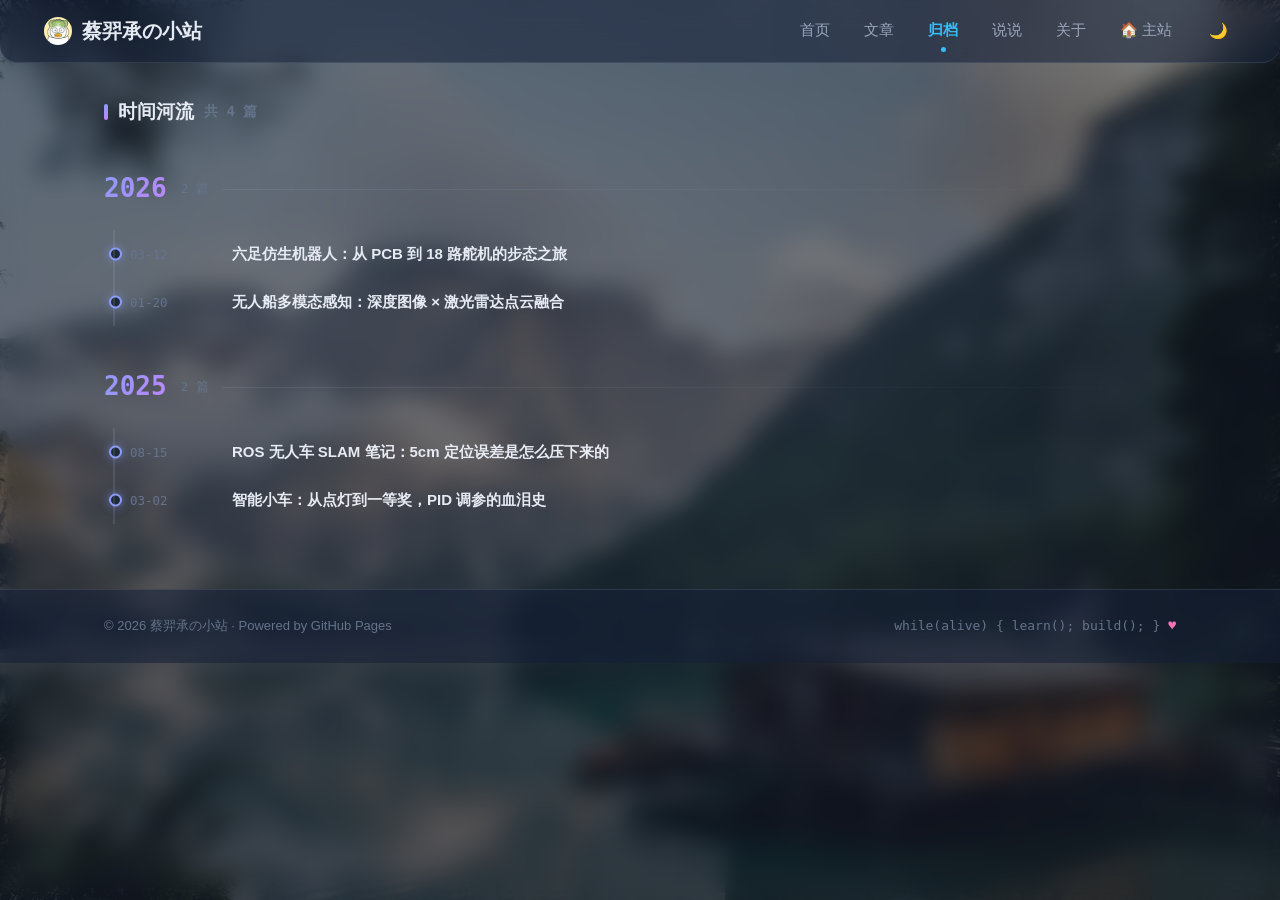
<file: blog/archives.html>
<!DOCTYPE html>
<html lang="zh-CN" data-theme="dark">
<head>
<meta charset="UTF-8">
<meta name="viewport" content="width=device-width, initial-scale=1.0">
<title>归档 · 蔡羿承の小站</title>
<link rel="icon" href="data:image/svg+xml,%3Csvg xmlns='http://www.w3.org/2000/svg' viewBox='0 0 100 100'%3E%3Crect width='100' height='100' rx='20' fill='%238b9cf9'/%3E%3Ctext x='50' y='68' font-size='52' text-anchor='middle' fill='white' font-family='sans-serif' font-weight='bold'%3E蔡%3C/text%3E%3C/svg%3E">
<link rel="stylesheet" href="assets/style.css?v=4">
</head>
<body data-page="archives" class="page-in">

<div class="bg-deco">
  <div class="blob blob-1"></div><div class="blob blob-2"></div><div class="blob blob-3"></div>
  <div class="bg-grid"></div>
</div>

<nav class="nav">
  <div class="wrap nav-inner">
    <a class="logo" href="index.html"><span class="logo-chip"><img src="assets/avatar.jpg" alt=""></span>蔡羿承の小站</a>
    <div class="nav-right">
      <div class="nav-links" id="navLinks">
        <a href="index.html" data-nav="home">首页</a>
        <a href="posts.html" data-nav="posts">文章</a>
        <a href="archives.html" data-nav="archives">归档</a>
        <a href="moments.html" data-nav="moments">说说</a>
        <a href="about.html" data-nav="about">关于</a>
        <a href="/">🏠 主站</a>
      </div>
      <button class="theme-btn" id="themeBtn" onclick="toggleTheme()" title="切换主题">🌙</button>
      <button id="menuBtn" aria-label="菜单">☰</button>
    </div>
  </div>
</nav>

<main class="wrap">
  <section class="block">
    <div class="sec-head">
      <h2><span class="bar"></span>时间河流 <span style="font-size:14px;color:var(--dim);font-family:var(--font-mono)" id="arcCount"></span></h2>
    </div>
    <div id="archiveList"></div>
  </section>
</main>

<footer>
  <div class="wrap foot-inner">
    <span>© <span id="footYear"></span> 蔡羿承の小站 · Powered by GitHub Pages</span>
    <span style="font-family:var(--font-mono)">while(alive) { learn(); build(); } <span class="foot-heart">♥</span></span>
  </div>
</footer>

<script src="data.js"></script>
<script src="assets/app.js?v=4"></script>
<script>
  document.getElementById("arcCount").textContent = `共 ${POSTS.length} 篇`;
  renderArchives("archiveList", POSTS);
  observeReveal();
</script>
</body>
</html>
</file>
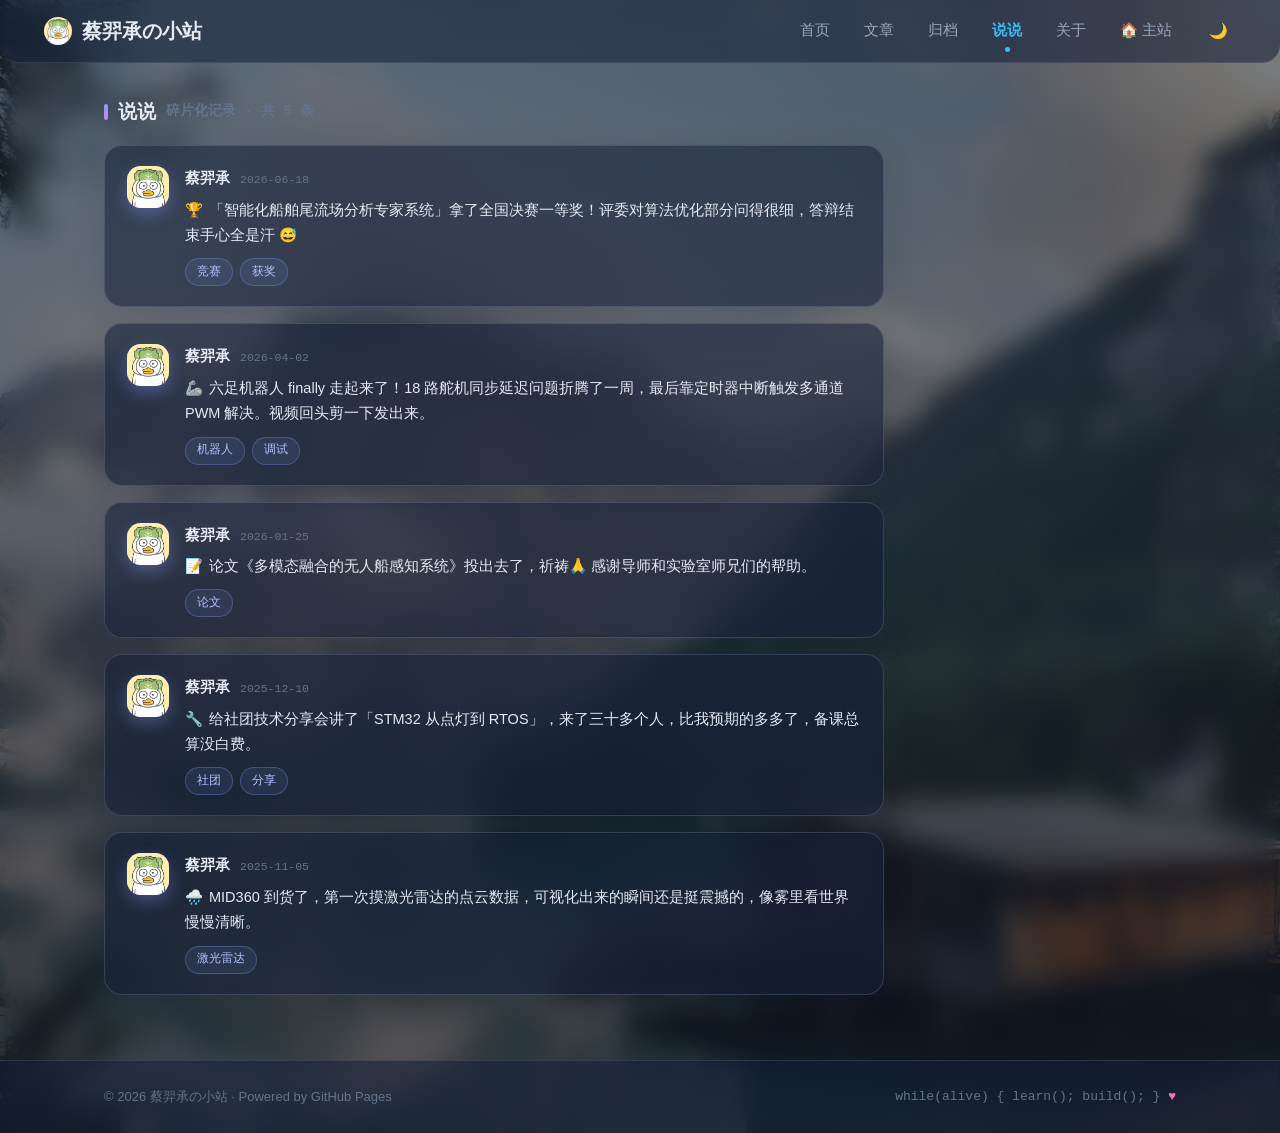
<file: blog/moments.html>
<!DOCTYPE html>
<html lang="zh-CN" data-theme="dark">
<head>
<meta charset="UTF-8">
<meta name="viewport" content="width=device-width, initial-scale=1.0">
<title>说说 · 蔡羿承の小站</title>
<link rel="icon" href="data:image/svg+xml,%3Csvg xmlns='http://www.w3.org/2000/svg' viewBox='0 0 100 100'%3E%3Crect width='100' height='100' rx='20' fill='%238b9cf9'/%3E%3Ctext x='50' y='68' font-size='52' text-anchor='middle' fill='white' font-family='sans-serif' font-weight='bold'%3E蔡%3C/text%3E%3C/svg%3E">
<link rel="stylesheet" href="assets/style.css?v=4">
</head>
<body data-page="moments" class="page-in">

<div class="bg-deco">
  <div class="blob blob-1"></div><div class="blob blob-2"></div><div class="blob blob-3"></div>
  <div class="bg-grid"></div>
</div>

<nav class="nav">
  <div class="wrap nav-inner">
    <a class="logo" href="index.html"><span class="logo-chip"><img src="assets/avatar.jpg" alt=""></span>蔡羿承の小站</a>
    <div class="nav-right">
      <div class="nav-links" id="navLinks">
        <a href="index.html" data-nav="home">首页</a>
        <a href="posts.html" data-nav="posts">文章</a>
        <a href="archives.html" data-nav="archives">归档</a>
        <a href="moments.html" data-nav="moments">说说</a>
        <a href="about.html" data-nav="about">关于</a>
        <a href="/">🏠 主站</a>
      </div>
      <button class="theme-btn" id="themeBtn" onclick="toggleTheme()" title="切换主题">🌙</button>
      <button id="menuBtn" aria-label="菜单">☰</button>
    </div>
  </div>
</nav>

<main class="wrap">
  <section class="block">
    <div class="sec-head">
      <h2><span class="bar"></span>说说 <span style="font-size:14px;color:var(--dim);font-family:var(--font-mono)" id="momentCount"></span></h2>
    </div>
    <div class="moment-list" id="momentList"></div>
  </section>
</main>

<footer>
  <div class="wrap foot-inner">
    <span>© <span id="footYear"></span> 蔡羿承の小站 · Powered by GitHub Pages</span>
    <span style="font-family:var(--font-mono)">while(alive) { learn(); build(); } <span class="foot-heart">♥</span></span>
  </div>
</footer>

<script src="data.js"></script>
<script src="assets/app.js?v=4"></script>
<script>
  document.getElementById("momentCount").textContent = `碎片化记录 · 共 ${MOMENTS.length} 条`;
  renderMoments("momentList", MOMENTS);
  observeReveal();
</script>
</body>
</html>
</file>
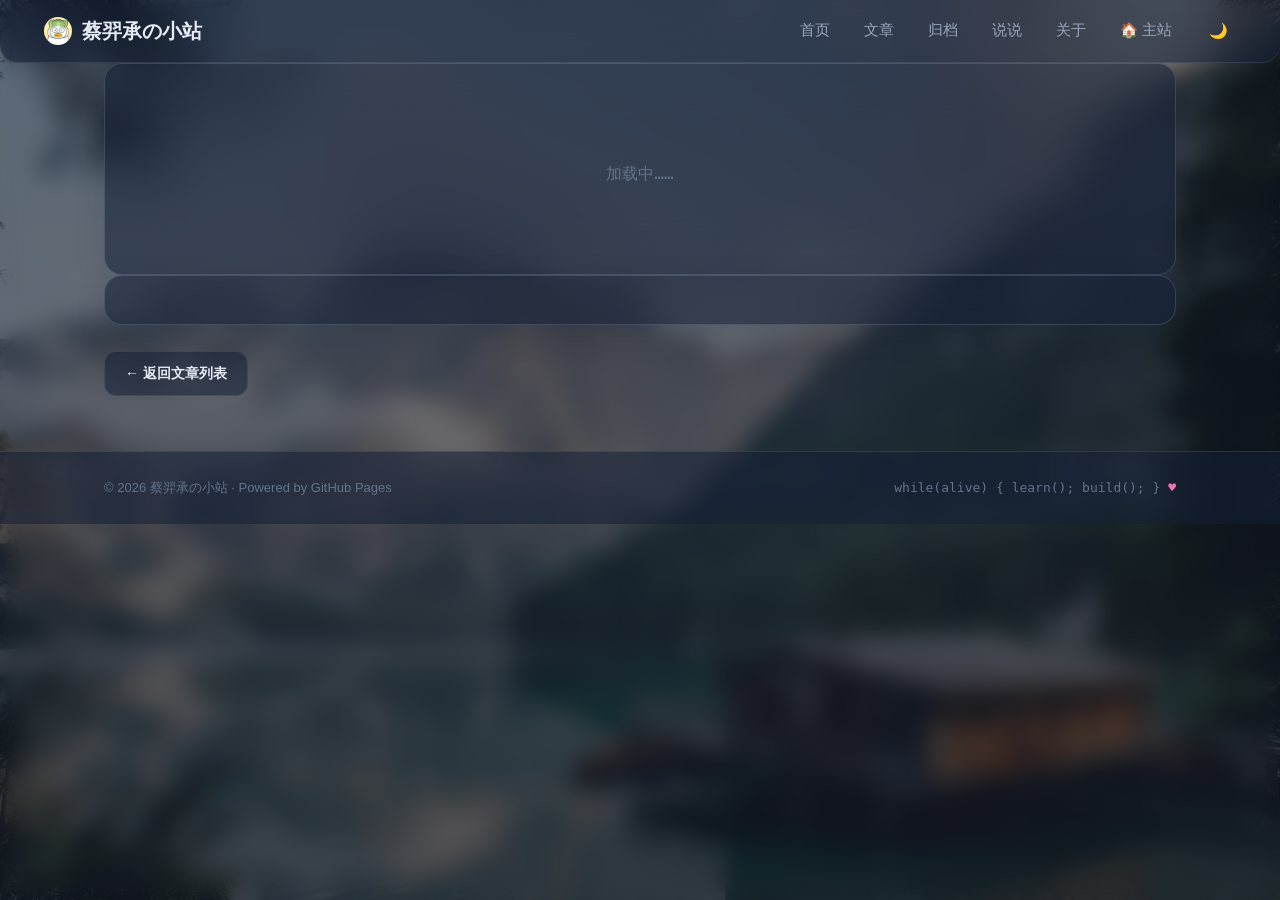
<file: blog/post.html>
<!DOCTYPE html>
<html lang="zh-CN" data-theme="dark">
<head>
<meta charset="UTF-8">
<meta name="viewport" content="width=device-width, initial-scale=1.0">
<title>文章 · 蔡羿承の小站</title>
<link rel="icon" href="data:image/svg+xml,%3Csvg xmlns='http://www.w3.org/2000/svg' viewBox='0 0 100 100'%3E%3Crect width='100' height='100' rx='20' fill='%238b9cf9'/%3E%3Ctext x='50' y='68' font-size='52' text-anchor='middle' fill='white' font-family='sans-serif' font-weight='bold'%3E蔡%3C/text%3E%3C/svg%3E">
<link rel="stylesheet" href="assets/style.css?v=4">
<link rel="stylesheet" href="assets/hljs-github-dark.css">
</head>
<body data-page="post" class="page-in">

<div class="bg-deco">
  <div class="blob blob-1"></div><div class="blob blob-2"></div><div class="blob blob-3"></div>
  <div class="bg-grid"></div>
</div>

<nav class="nav">
  <div class="wrap nav-inner">
    <a class="logo" href="index.html"><span class="logo-chip"><img src="assets/avatar.jpg" alt=""></span>蔡羿承の小站</a>
    <div class="nav-right">
      <div class="nav-links" id="navLinks">
        <a href="index.html" data-nav="home">首页</a>
        <a href="posts.html" data-nav="posts">文章</a>
        <a href="archives.html" data-nav="archives">归档</a>
        <a href="moments.html" data-nav="moments">说说</a>
        <a href="about.html" data-nav="about">关于</a>
        <a href="/">🏠 主站</a>
      </div>
      <button class="theme-btn" id="themeBtn" onclick="toggleTheme()" title="切换主题">🌙</button>
      <button id="menuBtn" aria-label="菜单">☰</button>
    </div>
  </div>
</nav>

<main class="wrap article-wrap">
  <header class="glass article-head" id="articleHead">
    <div class="loading">加载中……</div>
  </header>
  <article class="glass article-body" id="articleBody"></article>

  <div class="back-row">
    <a class="btn btn-ghost" href="posts.html">← 返回文章列表</a>
    <span id="postNav" style="display:contents"></span>
  </div>
</main>

<footer>
  <div class="wrap foot-inner">
    <span>© <span id="footYear"></span> 蔡羿承の小站 · Powered by GitHub Pages</span>
    <span style="font-family:var(--font-mono)">while(alive) { learn(); build(); } <span class="foot-heart">♥</span></span>
  </div>
</footer>

<script src="data.js"></script>
<script src="assets/marked.min.js"></script>
<script src="assets/highlight.min.js"></script>
<script src="assets/app.js?v=4"></script>
</body>
</html>
</file>
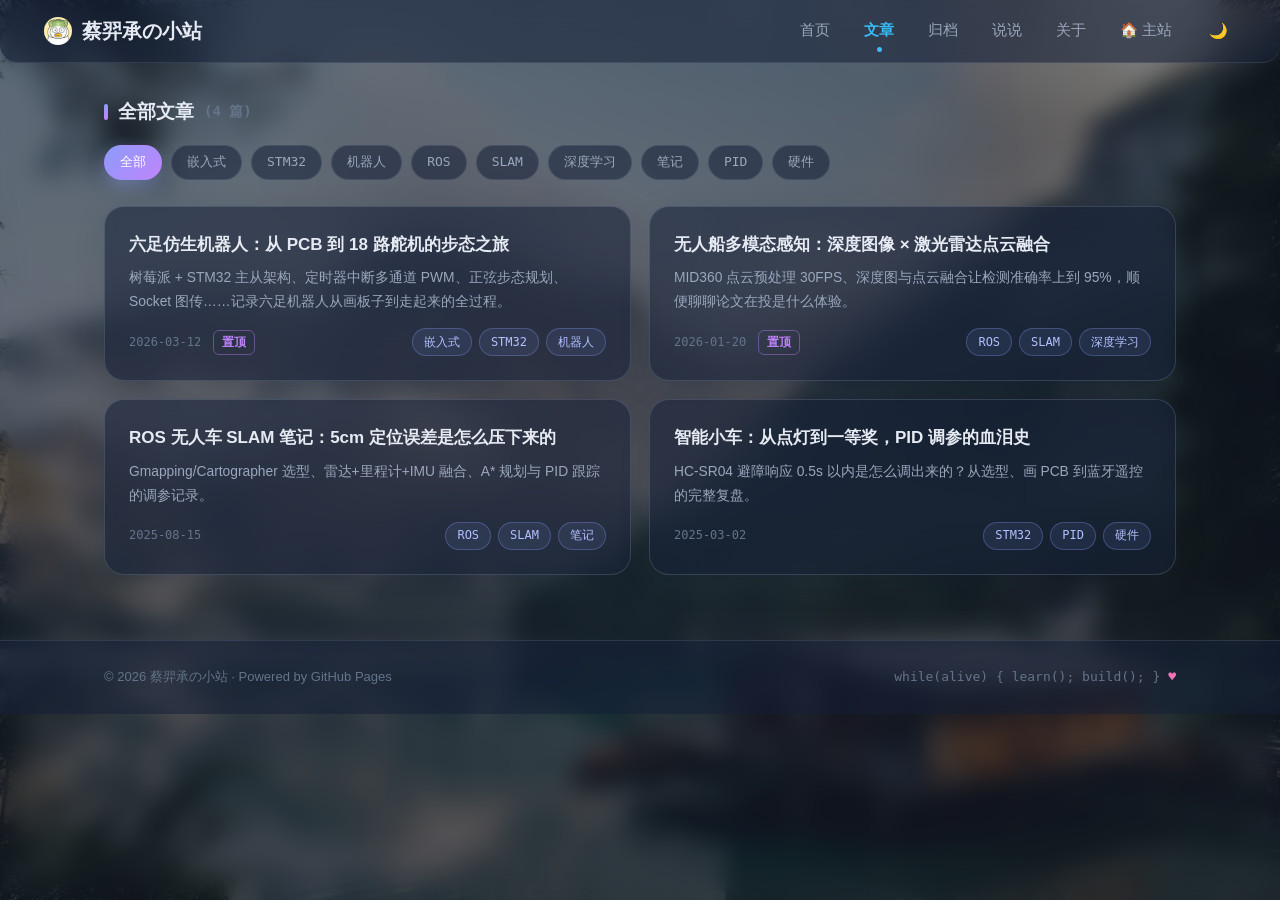
<file: blog/posts.html>
<!DOCTYPE html>
<html lang="zh-CN" data-theme="dark">
<head>
<meta charset="UTF-8">
<meta name="viewport" content="width=device-width, initial-scale=1.0">
<title>文章 · 蔡羿承の小站</title>
<link rel="icon" href="data:image/svg+xml,%3Csvg xmlns='http://www.w3.org/2000/svg' viewBox='0 0 100 100'%3E%3Crect width='100' height='100' rx='20' fill='%238b9cf9'/%3E%3Ctext x='50' y='68' font-size='52' text-anchor='middle' fill='white' font-family='sans-serif' font-weight='bold'%3E蔡%3C/text%3E%3C/svg%3E">
<link rel="stylesheet" href="assets/style.css?v=4">
</head>
<body data-page="posts" class="page-in">

<div class="bg-deco">
  <div class="blob blob-1"></div><div class="blob blob-2"></div><div class="blob blob-3"></div>
  <div class="bg-grid"></div>
</div>

<nav class="nav">
  <div class="wrap nav-inner">
    <a class="logo" href="index.html"><span class="logo-chip"><img src="assets/avatar.jpg" alt=""></span>蔡羿承の小站</a>
    <div class="nav-right">
      <div class="nav-links" id="navLinks">
        <a href="index.html" data-nav="home">首页</a>
        <a href="posts.html" data-nav="posts">文章</a>
        <a href="archives.html" data-nav="archives">归档</a>
        <a href="moments.html" data-nav="moments">说说</a>
        <a href="about.html" data-nav="about">关于</a>
        <a href="/">🏠 主站</a>
      </div>
      <button class="theme-btn" id="themeBtn" onclick="toggleTheme()" title="切换主题">🌙</button>
      <button id="menuBtn" aria-label="菜单">☰</button>
    </div>
  </div>
</nav>

<main class="wrap">
  <section class="block">
    <div class="sec-head">
      <h2><span class="bar"></span>全部文章 <span style="font-size:14px;color:var(--dim);font-family:var(--font-mono)" id="postCount"></span></h2>
    </div>
    <div class="filter-bar" id="filterBar"></div>
    <div class="post-grid" id="postGrid"></div>
  </section>
</main>

<footer>
  <div class="wrap foot-inner">
    <span>© <span id="footYear"></span> 蔡羿承の小站 · Powered by GitHub Pages</span>
    <span style="font-family:var(--font-mono)">while(alive) { learn(); build(); } <span class="foot-heart">♥</span></span>
  </div>
</footer>

<script src="data.js"></script>
<script src="assets/app.js?v=4"></script>
<script>
  const sorted = [...POSTS].sort((a, b) => (b.pin - a.pin) || b.date.localeCompare(a.date));
  document.getElementById("postCount").textContent = `(${sorted.length} 篇)`;
  renderTagFilter(sorted);
  renderPostCards("postGrid", sorted);
  observeReveal();
</script>
</body>
</html>
</file>
<file: blog/assets/style.css>
/* ============================================================
   CYCの小站 · 全站样式（Kirameku 风格：毛玻璃 / 双主题 / 微交互）
   ============================================================ */
:root {
  --font-sans: "PingFang SC", "HarmonyOS Sans SC", "Microsoft YaHei", "Noto Sans CJK SC", sans-serif;
  --font-mono: "JetBrains Mono", "SFMono-Regular", Consolas, monospace;
  --radius: 18px;
  --nav-h: 62px;
}

/* ---------- 暗色主题（默认） ---------- */
:root, html[data-theme="dark"] {
  --bg: #1e2935;
  --text: #e6eaf3;
  --muted: #9aa7bd;
  --dim: #64748b;
  --glass: rgba(21, 31, 56, .55);
  --glass-strong: rgba(26, 37, 66, .8);
  --glass-hover: rgba(31, 44, 76, .72);
  --border: rgba(160, 175, 205, .16);
  --border-hover: rgba(161, 140, 209, .5);
  --primary: #8b9cf9;
  --primary-2: #c084fc;
  --link: #93c5fd;
  --code-bg: rgba(10, 16, 32, .7);
  --shadow: 0 18px 48px rgba(2, 6, 18, .5);
  --chip-bg: rgba(139, 156, 249, .1);
  --chip-border: rgba(139, 156, 249, .3);
  --chip-text: #b3c0ff;
}

/* ---------- 亮色主题 ---------- */
html[data-theme="light"] {
  --bg: #eef1f9;
  --text: #243044;
  --muted: #5b6a84;
  --dim: #8593aa;
  --glass: rgba(255, 255, 255, .62);
  --glass-strong: rgba(255, 255, 255, .85);
  --glass-hover: rgba(255, 255, 255, .85);
  --border: rgba(90, 110, 160, .16);
  --border-hover: rgba(139, 110, 220, .45);
  --primary: #6d7ff3;
  --primary-2: #a855f7;
  --link: #4f6ef7;
  --code-bg: rgba(28, 36, 61, .92);
  --shadow: 0 14px 36px rgba(84, 104, 165, .16);
  --chip-bg: rgba(109, 127, 243, .09);
  --chip-border: rgba(109, 127, 243, .26);
  --chip-text: #5a6ce0;
}

* { margin: 0; padding: 0; box-sizing: border-box; }
html { scroll-behavior: smooth; }
body {
  font-family: var(--font-sans);
  background: var(--bg);
  color: var(--text);
  line-height: 1.75;
  min-height: 100vh;
  overflow-x: hidden;
  transition: background .4s ease, color .4s ease;
}
::selection { background: rgba(139, 156, 249, .4); }
a { color: inherit; }

.wrap { max-width: 1080px; margin: 0 auto; padding: 0 24px; }

/* ---------- 全屏风景底图 ---------- */
.bg-deco { position: fixed; inset: 0; z-index: -1; pointer-events: none; overflow: hidden; background: linear-gradient(rgba(15, 27, 43, .52), rgba(19, 24, 39, .72)), url('landscape.jpg') center / cover; }
.bg-deco::after { content: ""; position: absolute; inset: -20px; backdrop-filter: blur(12px); -webkit-backdrop-filter: blur(12px); }
html[data-theme="light"] .bg-deco { background-image: linear-gradient(rgba(241, 246, 251, .46), rgba(236, 238, 248, .68)), url('landscape.jpg'); }
.blob {
  display: none; position: absolute; border-radius: 50%; filter: blur(90px); opacity: .5;
  animation: drift 26s ease-in-out infinite alternate;
}
html[data-theme="light"] .blob { opacity: .55; filter: blur(80px); }
.blob-1 { width: 520px; height: 520px; background: #7c6cf0; top: -160px; left: -120px; }
.blob-2 { width: 460px; height: 460px; background: #d96ecb; top: 18%; right: -160px; animation-delay: -8s; }
.blob-3 { width: 480px; height: 480px; background: #4f9df7; bottom: -180px; left: 28%; animation-delay: -15s; }
html[data-theme="light"] .blob-1 { background: #b7aef7; }
html[data-theme="light"] .blob-2 { background: #f4b7e3; }
html[data-theme="light"] .blob-3 { background: #a9cdf9; }
@keyframes drift {
  0%   { transform: translate(0, 0) scale(1); }
  50%  { transform: translate(60px, -40px) scale(1.12); }
  100% { transform: translate(-50px, 50px) scale(.94); }
}
.bg-grid {
  position: absolute; inset: 0;
  background-image:
    linear-gradient(rgba(148,163,184,.06) 1px, transparent 1px),
    linear-gradient(90deg, rgba(148,163,184,.06) 1px, transparent 1px);
  background-size: 44px 44px;
  mask-image: radial-gradient(ellipse 85% 55% at 50% 0%, #000 25%, transparent 78%);
}

/* ---------- 导航 ---------- */
.nav {
  position: sticky; top: 0; z-index: 100;
  background: color-mix(in srgb, var(--bg) 72%, transparent);
  backdrop-filter: blur(16px); -webkit-backdrop-filter: blur(16px);
  border-bottom: 1px solid var(--border);
}
.nav-inner { display: flex; align-items: center; justify-content: space-between; height: var(--nav-h); }
.logo { display: flex; align-items: center; gap: 10px; text-decoration: none; font-weight: 800; font-size: 16.5px; }
.logo-chip {
  width: 34px; height: 34px; border-radius: 11px; overflow: hidden;
  background: linear-gradient(135deg, #8b9cf9, #c084fc);
  display: grid; place-items: center; color: #fff; font-size: 16px; font-weight: 900;
  box-shadow: 0 4px 14px rgba(139, 156, 249, .4);
}
.logo-chip img { width: 100%; height: 100%; object-fit: cover; }
.nav-right { display: flex; align-items: center; gap: 4px; }
.nav-links { display: flex; gap: 2px; }
.nav-links a {
  text-decoration: none; color: var(--muted); font-size: 14.5px;
  padding: 7px 14px; border-radius: 10px; transition: all .2s;
}
.nav-links a:hover { color: var(--text); background: var(--chip-bg); }
.nav-links a.active { color: var(--primary); background: var(--chip-bg); font-weight: 600; }
.theme-btn {
  width: 36px; height: 36px; margin-left: 8px; border-radius: 10px; cursor: pointer;
  border: 1px solid var(--border); background: var(--glass); color: var(--text);
  font-size: 15px; display: grid; place-items: center; transition: all .25s;
}
.theme-btn:hover { border-color: var(--border-hover); transform: rotate(20deg) scale(1.06); }
#menuBtn { display: none; width: 36px; height: 36px; border-radius: 10px; border: 1px solid var(--border); background: var(--glass); color: var(--text); font-size: 15px; cursor: pointer; }

/* ---------- Hero ---------- */
.hero { padding: 84px 0 40px; }
.hero-card {
  position: relative; overflow: hidden;
  background: var(--glass); border: 1px solid var(--border);
  border-radius: calc(var(--radius) + 8px);
  box-shadow: var(--shadow);
  backdrop-filter: blur(18px); -webkit-backdrop-filter: blur(18px);
  padding: 44px 42px;
  display: flex; align-items: center; gap: 40px;
}
.hero-card::before {
  content: ""; position: absolute; inset: 0 0 auto 0; height: 3px;
  background: linear-gradient(90deg, #8b9cf9, #c084fc, #4f9df7, #34d399);
  background-size: 300% 100%; animation: hue 8s linear infinite;
}
@keyframes hue { to { background-position: 300% 0; } }
.avatar-mono {
  width: 132px; height: 132px; border-radius: 32px; flex: none;
  background: linear-gradient(135deg, #8b9cf9 0%, #c084fc 55%, #7dd3fc 100%);
  display: flex; flex-direction: column; align-items: center; justify-content: center;
  position: relative; overflow: hidden;
  box-shadow: 0 14px 38px rgba(139, 156, 249, .35);
  animation: bob 5s ease-in-out infinite;
}
.avatar-mono::before {
  content: ""; position: absolute; inset: 0;
  background-image:
    linear-gradient(rgba(255,255,255,.1) 1px, transparent 1px),
    linear-gradient(90deg, rgba(255,255,255,.1) 1px, transparent 1px);
  background-size: 22px 22px;
}
@keyframes bob { 50% { transform: translateY(-8px); } }
.avatar-mono .zi { font-size: 60px; font-weight: 900; color: #fff; line-height: 1.2; position: relative; }
.avatar-mono .sub { font-family: var(--font-mono); font-size: 10.5px; letter-spacing: 4px; color: rgba(255,255,255,.8); position: relative; }
.hero-info h1 { font-size: clamp(28px, 4.4vw, 40px); font-weight: 900; letter-spacing: 1px; }
.hero-info h1 .wave { display: inline-block; animation: wave 2.2s ease-in-out infinite; transform-origin: 70% 70%; }
@keyframes wave { 0%,60%,100% { transform: rotate(0); } 10%,30% { transform: rotate(16deg); } 20% { transform: rotate(-8deg); } 40% { transform: rotate(-4deg); } }
.hero-bio { color: var(--muted); margin: 12px 0 20px; max-width: 620px; font-size: 15px; }
.hero-social { display: flex; flex-wrap: wrap; gap: 12px; }

/* ---------- 按钮 ---------- */
.btn {
  display: inline-flex; align-items: center; gap: 8px;
  padding: 9px 20px; border-radius: 12px; font-size: 14px; font-weight: 600;
  text-decoration: none; transition: all .22s; border: 1px solid transparent;
}
.btn-primary {
  background: linear-gradient(135deg, #8b9cf9, #c084fc); color: #fff;
  box-shadow: 0 8px 22px rgba(139, 156, 249, .38);
}
.btn-primary:hover { transform: translateY(-3px); box-shadow: 0 12px 28px rgba(139, 156, 249, .5); }
.btn-ghost { border-color: var(--border); color: var(--text); background: var(--glass); }
.btn-ghost:hover { border-color: var(--border-hover); transform: translateY(-3px); color: var(--primary); }

/* ---------- 区块标题 ---------- */
section.block { padding: 54px 0 10px; }
.sec-head { display: flex; align-items: baseline; justify-content: space-between; flex-wrap: wrap; gap: 8px; margin-bottom: 24px; }
.sec-head h2 { font-size: 24px; font-weight: 800; display: flex; align-items: center; gap: 10px; }
.sec-head h2 .bar { width: 5px; height: 22px; border-radius: 3px; background: linear-gradient(180deg, #8b9cf9, #c084fc); }
.sec-head .more { font-size: 13.5px; color: var(--dim); text-decoration: none; font-family: var(--font-mono); }
.sec-head .more:hover { color: var(--primary); }

/* ---------- 玻璃卡片 ---------- */
.glass {
  background: var(--glass); border: 1px solid var(--border);
  border-radius: var(--radius);
  backdrop-filter: blur(16px); -webkit-backdrop-filter: blur(16px);
  box-shadow: var(--shadow);
  transition: transform .25s ease, border-color .25s ease, background .25s ease;
}
.glass.hoverable:hover { transform: translateY(-5px); border-color: var(--border-hover); background: var(--glass-hover); }

/* ---------- 文章卡片 ---------- */
.post-grid { display: grid; grid-template-columns: repeat(2, 1fr); gap: 18px; }
.post-card { display: block; text-decoration: none; padding: 24px; position: relative; overflow: hidden; }
.post-card::after {
  content: ""; position: absolute; right: -34px; top: -34px; width: 110px; height: 110px;
  border-radius: 50%; background: linear-gradient(135deg, rgba(139,156,249,.16), rgba(192,132,252,.1));
  transition: transform .35s ease;
}
.post-card:hover::after { transform: scale(1.5); }
.post-card h3 { font-size: 17.5px; font-weight: 800; margin-bottom: 8px; position: relative; }
.post-card p { font-size: 13.8px; color: var(--muted); margin-bottom: 14px; display: -webkit-box; -webkit-line-clamp: 2; -webkit-box-orient: vertical; overflow: hidden; position: relative; }
.post-meta { display: flex; align-items: center; gap: 12px; flex-wrap: wrap; position: relative; }
.post-date { font-family: var(--font-mono); font-size: 12px; color: var(--dim); }
.tag {
  display: inline-block; padding: 2.5px 11px; border-radius: 999px;
  font-size: 12px; font-family: var(--font-mono);
  background: var(--chip-bg); border: 1px solid var(--chip-border); color: var(--chip-text);
}
.tag-row { display: flex; flex-wrap: wrap; gap: 7px; }
.pin { font-size: 11.5px; color: var(--primary-2); border: 1px solid rgba(192,132,252,.4); border-radius: 6px; padding: 1px 8px; font-weight: 700; }

/* ---------- 标签筛选 ---------- */
.filter-bar { display: flex; flex-wrap: wrap; gap: 9px; margin-bottom: 26px; }
.filter-chip {
  cursor: pointer; user-select: none;
  padding: 5px 15px; border-radius: 999px; font-size: 13px;
  border: 1px solid var(--border); background: var(--glass); color: var(--muted);
  transition: all .2s; font-family: var(--font-mono);
}
.filter-chip:hover { border-color: var(--border-hover); color: var(--text); }
.filter-chip.on { background: linear-gradient(135deg, #8b9cf9, #c084fc); color: #fff; border-color: transparent; box-shadow: 0 6px 16px rgba(139,156,249,.35); }

/* ---------- 说说 ---------- */
.moment-list { display: flex; flex-direction: column; gap: 16px; max-width: 780px; }
.moment { display: flex; gap: 16px; padding: 20px 22px; }
.moment-ava {
  width: 42px; height: 42px; border-radius: 14px; overflow: hidden; flex: none;
  background: linear-gradient(135deg, #8b9cf9, #c084fc);
  display: grid; place-items: center; color: #fff; font-weight: 900; font-size: 17px;
  box-shadow: 0 6px 16px rgba(139,156,249,.35);
}
.moment-ava img { width: 100%; height: 100%; object-fit: cover; }
.moment-body { flex: 1; min-width: 0; }
.moment-head { display: flex; align-items: baseline; gap: 10px; flex-wrap: wrap; }
.moment-head b { font-size: 14.5px; }
.moment-time { font-family: var(--font-mono); font-size: 11.5px; color: var(--dim); }
.moment-text { font-size: 14.5px; margin-top: 6px; color: var(--text); }
.moment-text .mood { margin-right: 6px; }
.moment .tag-row { margin-top: 10px; }

/* ---------- 归档时间线 ---------- */
.archive-year { display: flex; align-items: center; gap: 14px; margin: 38px 0 18px; }
.archive-year b { font-size: 26px; font-weight: 900; font-family: var(--font-mono); background: linear-gradient(120deg, #8b9cf9, #c084fc); -webkit-background-clip: text; background-clip: text; color: transparent; }
.archive-year .line { flex: 1; height: 1px; background: linear-gradient(90deg, var(--border), transparent); }
.archive-year .count { font-size: 12.5px; color: var(--dim); font-family: var(--font-mono); }
.arc-item {
  position: relative; display: flex; align-items: baseline; gap: 16px;
  padding: 11px 0 11px 26px; text-decoration: none; border-radius: 10px; transition: background .2s;
}
.arc-item:hover { background: var(--chip-bg); }
.arc-item::before {
  content: ""; position: absolute; left: 5px; top: 50%; transform: translateY(-50%);
  width: 9px; height: 9px; border-radius: 50%;
  background: var(--bg); border: 2.5px solid var(--primary);
  box-shadow: 0 0 10px rgba(139,156,249,.6);
}
.arc-item::after { content: ""; position: absolute; left: 9px; top: 0; bottom: 0; width: 1.5px; background: var(--border); }
.arc-date { font-family: var(--font-mono); font-size: 12.5px; color: var(--dim); flex: none; width: 86px; }
.arc-title { font-size: 15px; font-weight: 600; }
.arc-item:hover .arc-title { color: var(--primary); }

/* ---------- 文章详情 ---------- */
.article-wrap { max-width: 800px; margin: 0 auto; }
.article-head { padding: 36px 38px 26px; }
.article-head h1 { font-size: clamp(24px, 4vw, 34px); font-weight: 900; line-height: 1.35; }
.article-head .meta { display: flex; gap: 14px; align-items: center; flex-wrap: wrap; margin-top: 14px; }
.article-body { padding: 10px 38px 38px; font-size: 15.2px; }
.article-body h2 { font-size: 21px; margin: 34px 0 14px; padding-bottom: 8px; border-bottom: 1px dashed var(--border); }
.article-body h3 { font-size: 17.5px; margin: 26px 0 12px; }
.article-body p { margin: 12px 0; color: var(--text); }
.article-body ul, .article-body ol { padding-left: 24px; margin: 12px 0; }
.article-body li { margin: 6px 0; }
.article-body a { color: var(--link); text-decoration: none; border-bottom: 1px dashed var(--link); }
.article-body blockquote {
  margin: 16px 0; padding: 12px 18px; border-left: 4px solid var(--primary);
  background: var(--chip-bg); border-radius: 0 12px 12px 0; color: var(--muted); font-size: 14.5px;
}
.article-body code {
  font-family: var(--font-mono); font-size: .88em;
  background: var(--chip-bg); border: 1px solid var(--chip-border);
  border-radius: 6px; padding: 1.5px 7px;
}
.article-body pre {
  background: var(--code-bg); border: 1px solid var(--border); border-radius: 14px;
  padding: 18px; overflow-x: auto; margin: 18px 0; font-size: 13.5px; line-height: 1.7;
}
.article-body pre code { background: none; border: none; padding: 0; color: #e2e8f0; }
.article-body img { max-width: 100%; border-radius: 12px; margin: 14px 0; }
.article-body table { width: 100%; border-collapse: collapse; margin: 16px 0; font-size: 14px; }
.article-body th, .article-body td { border: 1px solid var(--border); padding: 8px 14px; text-align: left; }
.article-body th { background: var(--chip-bg); }
.article-body hr { border: none; border-top: 1px dashed var(--border); margin: 26px 0; }
.back-row { display: flex; justify-content: space-between; gap: 10px; margin: 26px 0 0; flex-wrap: wrap; }
.loading { text-align: center; color: var(--dim); padding: 60px 0; font-family: var(--font-mono); }

/* ---------- 关于页 ---------- */
.about-grid { display: grid; grid-template-columns: 1.6fr 1fr; gap: 18px; }
.skill-line { display: flex; flex-wrap: wrap; gap: 8px; margin-top: 10px; }
.about-sec-title { font-size: 15.5px; font-weight: 800; margin-bottom: 10px; display: flex; align-items: center; gap: 8px; }
.exp-row { display: flex; gap: 14px; margin: 10px 0; align-items: baseline; }
.exp-row .t { font-family: var(--font-mono); font-size: 12px; color: var(--dim); flex: none; width: 108px; }

/* ---------- 页脚 ---------- */
footer { margin-top: 80px; border-top: 1px solid var(--border); padding: 30px 0 38px; }
.foot-inner { display: flex; justify-content: space-between; align-items: center; flex-wrap: wrap; gap: 12px; color: var(--dim); font-size: 13px; }
.foot-inner a { color: var(--dim); text-decoration: none; }
.foot-inner a:hover { color: var(--primary); }
.foot-heart { color: #f472b6; }

/* ---------- 渐入动画 ---------- */
.reveal { opacity: 0; transform: translateY(26px); transition: opacity .7s ease, transform .7s ease; }
.reveal.on { opacity: 1; transform: none; }
.page-in { animation: pageIn .55s ease both; }
@keyframes pageIn { from { opacity: 0; transform: translateY(14px); } }
@keyframes popIn { from { opacity: 0; transform: scale(.4) rotate(-12deg); } }
/* ---------- 进场编排 ---------- */
.home-top .hero-card, .home-aside, .quote-strip, section.block .sec-head, #homePosts .post-card, #homeMoments .moment {
  animation: riseIn .8s cubic-bezier(.22,1,.36,1) both;
}
.home-top .hero-card { animation-delay: .05s; }
.home-aside { animation-delay: .18s; }
.quote-strip { animation-delay: .3s; }
section.block .sec-head { animation-delay: .38s; }
#homePosts .post-card { animation-delay: .45s; }
#homePosts .post-card:nth-child(2) { animation-delay: .56s; }
#homePosts .post-card:nth-child(3) { animation-delay: .67s; }
#homeMoments .moment { animation-delay: .75s; }
#homeMoments .moment:nth-child(2) { animation-delay: .84s; }
#homeMoments .moment:nth-child(3) { animation-delay: .93s; }
@keyframes riseIn { from { opacity: 0; transform: translateY(30px) scale(.98); } }
/* ---------- 点击特效：粒子迸发 ---------- */
.click-fx {
  position: fixed; pointer-events: none; z-index: 9999;
  width: 10px; height: 10px; margin: -5px 0 0 -5px;
  animation: fxPop .7s ease-out forwards;
}
.click-fx i {
  position: absolute; left: 50%; top: 50%; width: 100%; height: 100%;
  border-radius: 50%;
}
@keyframes fxPop { to { transform: translate(var(--tx), var(--ty)) scale(0); opacity: 0; } }
@keyframes fxRing { from { transform: scale(.2); opacity: .9; } to { transform: scale(2.6); opacity: 0; } }
.click-fx .ring { animation: fxRing .55s ease-out forwards; border-radius: 50%; border: 2px solid; }
html[data-theme="light"] .page-in { animation-name: pageIn; }

/* ---------- 首页卡片布局 ---------- */
.wrap { max-width: 1120px; }
.nav .wrap { max-width: 1240px; }
.nav { background: var(--glass); border-radius: 0 0 18px 18px; }
.logo { font-family: Georgia, var(--font-sans); font-size: 20px; }
.logo-chip { width: 28px; height: 28px; border-radius: 50%; font-size: 14px; box-shadow: none; }
.nav-links a { padding: 8px 16px; position: relative; }
.nav-links a.active { background: transparent; color: #38bdf8; }
.nav-links a.active::after { content: ""; position: absolute; width: 5px; height: 5px; border-radius: 50%; background: currentColor; bottom: 0; left: calc(50% - 2px); }
.theme-btn { border: 0; background: transparent; }
.bg-grid { display: none; }
.glass, .hero-card { box-shadow: 0 8px 32px rgba(12, 23, 39, .12); border-color: rgba(188, 204, 229, .18); backdrop-filter: blur(24px); -webkit-backdrop-filter: blur(24px); }
.welcome-line { display: flex; justify-content: space-between; gap: 20px; color: var(--muted); font-size: 12px; letter-spacing: 2px; margin: 42px 4px 24px; }
.home-top { display: grid; grid-template-columns: 2.08fr 1fr; gap: 24px; }
.home-top .hero { padding: 0; min-width: 0; }
.home-top .hero-card { border-radius: 24px; height: 100%; padding: 34px 30px; gap: 25px; align-items: flex-start; }
.home-top .hero-card::before { display: none; }
.home-top .avatar-mono { width: 90px; height: 90px; border-radius: 50%; margin-top: 18px; border: 3px solid rgba(205, 188, 253, .8); background: linear-gradient(145deg, #6079b7, #ab9bd0); animation: none; box-shadow: 0 0 25px #8997e033; }
.home-top .avatar-mono .zi { font-size: 38px; }
.home-top .avatar-mono img { width: 100%; height: 100%; object-fit: cover; border-radius: 50%; }
.home-top .avatar-mono { animation: popIn .7s cubic-bezier(.34,1.56,.64,1) both; }
.home-top .avatar-mono .sub { font-size: 8px; letter-spacing: 3px; }
.eyebrow { font-family: var(--font-mono); color: var(--muted); font-size: 10px; letter-spacing: 3px; }
.home-top .hero-info h1 { font-size: 32px; letter-spacing: 2px; line-height: 1.4; margin-top: 3px; }
.name-dot { color: #a99bf9; }
.home-top .hero-bio { font-size: 14px; margin: 14px 0 18px; line-height: 1.9; }
.home-top .hero-info > .hero-bio + .hero-bio { display: none; }
.home-top .hero-social { margin-top: 24px; gap: 10px; align-items: center; }
/* 数据统计 */
.hero-stats { display: flex; gap: 34px; margin-top: 22px; }
.hero-stats .stat b { display: block; font-size: 22px; font-weight: 800; font-family: var(--font-mono); background: linear-gradient(120deg, #8b9cf9, #c084fc); -webkit-background-clip: text; background-clip: text; color: transparent; line-height: 1.3; }
.hero-stats .stat span { font-size: 11.5px; color: var(--dim); letter-spacing: 1px; }
/* 圆形社交按钮 */
.social-round {
  width: 40px; height: 40px; border-radius: 50%; display: grid; place-items: center;
  border: 1px solid var(--border); background: var(--chip-bg); color: var(--muted);
  transition: all .25s ease;
}
.social-round:hover { transform: translateY(-4px) scale(1.08); color: var(--primary); border-color: var(--border-hover); box-shadow: 0 8px 20px rgba(139, 156, 249, .3); }
.home-top .btn { font-size: 12px; padding: 7px 13px; border-radius: 10px; }
.home-top .btn-primary { background: var(--chip-bg); border-color: var(--border); color: var(--text); box-shadow: none; }
.home-aside { position: relative; overflow: hidden; border-radius: 24px; padding: 28px; display: flex; flex-direction: column; }
.orbit-mark { position: absolute; right: -16px; top: -40px; font-size: 165px; color: #b6a4ee; opacity: .12; line-height: 1.5; transform: rotate(15deg); }
.home-aside h2 { margin: 38px 0 10px; font-size: 19px; font-weight: 600; position: relative; }
.home-aside p { font-size: 13px; color: var(--muted); }
.home-aside a { margin-top: auto; padding-top: 28px; color: var(--primary); text-decoration: none; font-size: 13px; display: flex; justify-content: space-between; }
.quote-strip { display: flex; align-items: center; justify-content: space-between; gap: 20px; padding: 19px 28px; border-radius: 18px; margin-top: 24px; background: rgba(13, 17, 35, .82); color: #e6e5f1; font-size: 14px; letter-spacing: 1.5px; }
.quote-strip > span { color: #a69ded; font-size: 24px; }
section.block { padding-top: 32px; }
.sec-head { margin-bottom: 17px; }
.sec-head h2 { font-size: 19px; font-weight: 600; }
.sec-head h2 .bar { width: 4px; height: 16px; }
.post-card { padding: 24px; border-radius: 20px; }
.post-card h3 { font-size: 17px; line-height: 1.6; font-weight: 600; }
.post-card::after { display: none; }
#homePosts { grid-template-columns: 1.15fr 1fr; gap: 18px; }
#homePosts .post-card:first-child { grid-row: span 2; min-height: 360px; display: flex; flex-direction: column; justify-content: flex-end; background: linear-gradient(180deg, rgba(16, 30, 49, .05), rgba(13, 22, 40, .93)), url('landscape.jpg') center / cover; color: #fff; padding: 30px; }
#homePosts .post-card:first-child h3 { font-size: 25px; }
#homePosts .post-card:first-child p { color: #d5dce7; }
#homePosts .post-card:first-child .post-date { color: #bcc8da; }
#homePosts .post-card:first-child .tag { color: #e2ddff; background: #aca0e624; border-color: #c5b6f040; }
#homePosts .post-card:first-child .pin { color: #dec8ff; }
#homePosts .post-meta { margin-top: 12px; gap: 8px; }
#homePosts .tag { font-size: 10px; padding: 2px 7px; }
#homePosts .post-meta .tag-row { margin-left: 0 !important; }
#homeMoments { display: grid; grid-template-columns: repeat(3, 1fr); max-width: none; gap: 18px; }
#homeMoments .moment { padding: 20px; gap: 10px; }
#homeMoments .moment-ava { width: 28px; height: 28px; border-radius: 50%; font-size: 12px; box-shadow: none; }
#homeMoments .moment-text { font-size: 13px; }
#homeMoments .tag { font-size: 10px; padding: 2px 6px; }
footer { background: var(--glass); margin-top: 55px; padding: 25px 0; }
a:focus-visible, button:focus-visible { outline: 2px solid var(--primary); outline-offset: 5px; }
@media (max-width: 860px) {
  .home-top { grid-template-columns: 1fr; }
  .home-top .hero-card { flex-direction: row; text-align: left; }
  .home-top .hero-social { justify-content: flex-start; }
  .home-aside { display: none; }
  #homeMoments { grid-template-columns: 1fr; }
}
@media (max-width: 680px) {
  .wrap { padding-left: 18px; padding-right: 18px; }
  .welcome-line { margin-top: 28px; font-size: 10px; letter-spacing: 1px; }
  .welcome-line span:last-child { display: none; }
  .home-top .hero-card { gap: 18px; padding: 26px 22px; }
  .home-top .avatar-mono { width: 56px; height: 56px; margin-top: 21px; border-width: 2px; }
  .home-top .avatar-mono .zi { font-size: 26px; }
  .home-top .avatar-mono .sub { display: none; }
  .home-top .hero-info { min-width: 0; }
  .home-top .hero-info h1 { font-size: 27px; }
  .home-top .hero-bio { font-size: 12px; }
  .quote-strip { padding: 16px; font-size: 12px; letter-spacing: 0; gap: 12px; }
  #homePosts { grid-template-columns: 1fr; }
  #homePosts .post-card:first-child { grid-row: auto; min-height: 310px; padding: 24px; }
  #homePosts .post-card:first-child h3 { font-size: 23px; }
  .logo { font-size: 17px; }
}
@media (prefers-reduced-motion: reduce) {
  html { scroll-behavior: auto; }
  *, *::before, *::after { animation: none !important; transition: none !important; }
  .reveal { opacity: 1; transform: none; }
  .home-top .hero-card, .home-aside, .quote-strip, section.block .sec-head, #homePosts .post-card, #homeMoments .moment { animation: none !important; opacity: 1; transform: none; }
}

/* ---------- 响应式 ---------- */
@media (max-width: 860px) {
  .post-grid { grid-template-columns: 1fr; }
  .about-grid { grid-template-columns: 1fr; }
  .hero-card { flex-direction: column; text-align: center; padding: 36px 26px; }
  .hero-social { justify-content: center; }
}
@media (max-width: 680px) {
  .nav-links {
    position: absolute; top: var(--nav-h); right: 14px; flex-direction: column;
    background: var(--glass-strong); border: 1px solid var(--border); border-radius: 14px;
    padding: 10px; width: 150px; display: none; box-shadow: var(--shadow);
    backdrop-filter: blur(18px);
  }
  .nav-links.open { display: flex; }
  #menuBtn { display: block; }
  .hero { padding-top: 48px; }
  .article-head, .article-body { padding-left: 22px; padding-right: 22px; }
}
</file>
<file: 社团/style.css>
:root{--navy:#071b32;--navy2:#0c2947;--blue:#185de0;--lime:#d3f76b;--ink:#142b43;--muted:#647280;--paper:#f8faf9;--line:#dce3e7;--mono:'SFMono-Regular',Consolas,'Liberation Mono',monospace}*{box-sizing:border-box}html{scroll-behavior:smooth;scroll-padding-top:96px}body{margin:0;color:var(--ink);background:var(--paper);font-family:Inter,'Microsoft YaHei','PingFang SC',system-ui,sans-serif;-webkit-font-smoothing:antialiased}button,a{-webkit-tap-highlight-color:transparent}a{color:inherit;text-decoration:none}button{font:inherit;cursor:pointer}button:focus-visible,a:focus-visible,summary:focus-visible,[tabindex]:focus-visible{outline:3px solid #3482ff;outline-offset:6px}button{color:inherit}img{display:block;max-width:100%}h1,h2,h3,p{margin:0}button{border:0}::selection{background:var(--lime);color:var(--navy)}.wrap{width:min(1280px,calc(100% - 112px));margin-inline:auto}.section{padding-block:104px}.header{height:88px;padding:0 56px;background:var(--navy);color:#fff;display:flex;align-items:center;gap:38px;border-bottom:1px solid #ffffff18;position:sticky;top:0;z-index:30}.brand{display:flex;gap:12px;align-items:center;flex-shrink:0}.brand img{border-radius:50%}.brand>span{font-size:22px;font-weight:750;letter-spacing:2px}.brand small{display:block;font-family:var(--mono);font-size:8px;font-weight:400;letter-spacing:1.1px;margin-top:3px}.header nav{display:flex;gap:32px;margin-left:auto}.header nav a{font-size:13px;color:#c6d0d9;transition:color .2s}.header nav a:hover,.header nav a.active{color:var(--lime)}.nav-join{border:1px solid #a9bcce55;padding:12px 18px;font-size:13px;border-radius:3px}.nav-join span{margin-left:22px;color:var(--lime);font-size:18px}.menu-toggle{display:none}.skip-link{position:fixed;top:-80px;left:16px;background:var(--lime);padding:12px;z-index:100}.skip-link:focus{top:12px}.hero{position:relative;overflow:hidden;color:white;background:var(--navy)}.hero-grid{position:absolute;inset:0;background-image:linear-gradient(#ffffff04 1px,transparent 1px),linear-gradient(90deg,#ffffff04 1px,transparent 1px);background-size:56px 56px;mask-image:linear-gradient(to right,transparent,#000)}.hero-orbit{position:absolute;width:850px;height:850px;border:1px solid #3c657b2b;border-radius:50%;top:-100px;right:-140px;box-shadow:0 0 0 70px #17354d12,0 0 0 140px #17354d10}.hero-inner{position:relative;display:grid;grid-template-columns:1fr 1.03fr;align-items:center;gap:48px;min-height:680px;padding-block:70px 62px}.eyebrow{font-size:11px;letter-spacing:1.1px;display:flex;gap:10px;align-items:center;color:#bacad8;white-space:nowrap}.status-dot{display:inline-block;flex-shrink:0;width:6px;height:6px;border-radius:50%;background:var(--lime);box-shadow:0 0 10px #cafa7770}.since{margin-left:12px;font-family:var(--mono);font-size:10px;color:#93a5b5}.hero h1{font-size:clamp(52px,5.55vw,80px);line-height:1.18;letter-spacing:-3px;font-weight:850;margin-top:29px}.lime-word{color:var(--lime);position:relative}.spark{display:inline-block;font-family:system-ui;font-size:64px;vertical-align:top;line-height:1;margin-left:18px;font-weight:400;animation:turn 35s linear infinite}.hero-sub{font-size:20px;letter-spacing:5px;margin-top:27px;color:#e6edf4}.hero-description{font-size:13px;line-height:1.95;color:#93a7b9;margin-top:17px}.hero-actions{display:flex;align-items:center;gap:30px;margin-top:31px}.button{display:inline-flex;align-items:center;justify-content:space-between;gap:46px;padding:17px 24px;font-size:14px;font-weight:650;border-radius:3px;transition:transform .2s,background .2s}.button:hover{transform:translateY(-3px);background:#e1ff95}.button span{font-size:21px}.lime{background:var(--lime);color:var(--navy)}.text-link{display:inline-flex;align-items:center;gap:10px;font-size:12px;background:none;padding:0}.play-icon{border:1px solid #7991a6;border-radius:50%;width:29px;height:29px;display:grid;place-items:center}.hero-note{font-size:9px;font-family:var(--mono);letter-spacing:1.2px;color:#8397a8;display:flex;align-items:center;gap:12px;margin-top:39px}.hero-note i{height:1px;width:23px;background:#496174}.hero-visual{position:relative;align-self:center;margin-top:14px;padding-bottom:25px;min-width:0}.photo-coordinate{display:flex;justify-content:space-between;gap:8px;font:8px var(--mono);letter-spacing:1.3px;color:#9caebd;margin-bottom:12px}.photo-coordinate span{font-size:8px;letter-spacing:0}.main-photo{height:421px;position:relative;clip-path:polygon(0 0,90% 0,100% 12%,100% 100%,0 100%);border-radius:5px;overflow:hidden}.main-photo>img{width:100%;height:100%;object-fit:cover;object-position:50% 48%;filter:saturate(.82)}.photo-shade{position:absolute;inset:0;background:linear-gradient(transparent 55%,#05182bef)}.photo-label{position:absolute;bottom:24px;left:24px;right:24px;display:flex;gap:9px;align-items:center;font-size:11px;letter-spacing:1px}.photo-number{margin-left:auto;color:#c2ced6;font:7px var(--mono);letter-spacing:1px}.floating-stamp{position:absolute;top:-30px;right:12px;background:var(--lime);color:var(--navy);padding:23px 24px;transform:rotate(7deg);font-size:22px;line-height:1.35;box-shadow:0 8px 30px #0002}.floating-stamp strong{font-weight:850}.floating-stamp>span{font:7px var(--mono);letter-spacing:.7px;display:block;margin-top:12px}.lab-status{display:flex;gap:10px;align-items:center;position:relative;background:#102d47;border:1px solid #355269;border-radius:4px;margin:-1px 0 0 33px;padding:19px 21px;box-shadow:0 15px 30px #0002}.lab-status>span:nth-child(2){font-size:10px;color:#9db3c3}.lab-status b{margin-left:auto;font-family:var(--mono);font-size:21px;font-weight:500}.lab-status b span{color:var(--lime);padding-left:20px}.hero-bottom{position:relative;border-top:1px solid #ffffff1c;display:flex;align-items:center;justify-content:space-between;padding-block:22px 24px;color:#8ba0b0;font-size:10px;letter-spacing:1.5px}.hero-bottom a{font:9px var(--mono);letter-spacing:1px}.hero-bottom a span{font-size:18px;margin-left:30px;color:var(--lime)}.ticker{overflow:hidden;background:var(--lime);color:var(--navy);padding:18px 0;white-space:nowrap;font:600 13px var(--mono);letter-spacing:2px}.ticker>div{width:max-content;animation:marquee 45s linear infinite}.ticker span{font-size:23px;margin:0 36px;vertical-align:middle}.section-kicker{display:flex;justify-content:space-between;gap:20px;font-size:11px;letter-spacing:1px;padding-bottom:22px;border-bottom:1px solid var(--line);margin-bottom:38px}.section-kicker>span:first-child{font-family:var(--mono);font-size:10px;letter-spacing:1.4px}.section-kicker>span:last-child{color:var(--muted)}h2{font-size:42px;line-height:1.4;letter-spacing:-1.5px;font-weight:800}.blue-text{color:var(--blue)}.about-heading{display:grid;grid-template-columns:1.1fr 1fr;gap:80px;align-items:start}.about-heading p{font-size:13px;line-height:2;color:var(--muted);margin:2px 0 15px}.inline-link{display:inline-flex;align-items:center;gap:35px;font-size:12px;font-weight:650;border-bottom:1px solid #a7b5c3;padding-bottom:9px}.inline-link:hover{color:var(--blue)}.inline-link span{font-size:19px}.values{display:grid;grid-template-columns:repeat(4,1fr);margin-top:55px;border-top:1px solid var(--line);padding-top:30px}.values article{padding-left:26px;border-left:1px solid var(--line)}.values article:first-child{padding-left:0;border:0}.value-mark{font-size:41px;font-family:var(--mono);font-weight:500;letter-spacing:-2px;display:block;line-height:1.2}.value-mark span{font-size:25px;color:var(--blue);margin-left:9px}.values h3{font-size:13px;margin-top:14px;font-weight:650}.values p{font-size:11px;color:var(--muted);line-height:1.8;margin-top:9px}.learn-section{background:#eff3f4}.section-heading{display:flex;justify-content:space-between;align-items:end;gap:30px;margin-bottom:40px}.section-heading>p{font-size:12px;line-height:1.9;color:var(--muted);padding-bottom:8px}.learning-tabs{display:grid;grid-template-columns:repeat(3,1fr);border:1px solid #d4dfe6}.learning-tabs button{background:transparent;padding:22px 23px;display:flex;align-items:center;gap:15px;font:11px var(--mono);border-right:1px solid #d4dfe6;text-align:left}.learning-tabs button:last-child{border:0}.learning-tabs button span{font-family:'Microsoft YaHei',system-ui,sans-serif;font-size:14px;font-weight:650}.learning-tabs button b{margin-left:auto;font-size:21px;font-weight:400}.learning-tabs button[aria-selected=true]{color:white;background:var(--navy)}.learning-tabs button[aria-selected=true] b{color:var(--lime)}.learning-panel{background:white;padding:46px;display:grid;grid-template-columns:1fr 1.05fr;gap:60px;align-items:center;border:1px solid #d4dfe6;border-top:0}.mini-label{font:10px var(--mono);letter-spacing:1.5px;color:var(--blue)}.learning-copy h3{font-size:27px;line-height:1.6;letter-spacing:-.8px;margin-top:20px}.learning-copy>p{font-size:12px;line-height:2;color:var(--muted);margin-top:17px;max-width:390px}.tags{display:flex;gap:7px;flex-wrap:wrap;margin-top:23px}.tags span{font-size:10px;border:1px solid var(--line);padding:6px 9px;border-radius:2px;color:#536775}.learning-route{display:flex;gap:12px;align-items:center;font-size:10px;margin-top:25px;color:#526674}.learning-route b{color:var(--blue);font-size:15px;font-weight:400}.learning-copy .inline-link{margin-top:28px}.circuit-art{position:relative;background:#0b243d;border-radius:8px;min-height:340px;overflow:hidden;display:grid;place-items:center;color:#7baf96;background-image:radial-gradient(#91b4b725 1px,transparent 1px);background-size:17px 17px}.scene{position:absolute;inset:0;display:grid;place-items:center}.scene[hidden]{display:none}.board-label{position:absolute;left:21px;right:21px;top:20px;display:flex;justify-content:space-between;font:8px var(--mono);letter-spacing:1px;color:#91a9b8}.traces{position:absolute;inset:0;width:100%;height:100%;color:#5f9875;opacity:.65}.chip{position:relative;display:flex;align-items:center;justify-content:center;flex-direction:column;width:136px;height:136px;border:7px solid #adc1bd;outline:8px dashed #738b89;background:#172426;box-shadow:0 10px 30px #0008;transform:rotate(-8deg)}.chip-brand{font:7px var(--mono);letter-spacing:1px;color:#728e8b}.chip strong{font:25px var(--mono);color:#edf5df;margin-top:13px}.chip>span:nth-last-child(2){font:7px var(--mono);margin-top:8px;letter-spacing:.5px;color:#a1b3a5}.chip-dot{position:absolute;width:5px;height:5px;background:#b2c4ae;border-radius:50%;left:8px;bottom:8px}.board-components{position:absolute;right:30px;top:75px;display:flex;gap:7px}.board-components i{width:8px;height:25px;background:#536554;border-block:5px solid #b4bca6}.board-bottom{position:absolute;bottom:19px;left:21px;right:21px;display:flex;justify-content:space-between;align-items:center;gap:8px;font:8px var(--mono)}.board-bottom>span{display:flex;align-items:center;gap:7px;color:#a6b8bd}.board-bottom i{width:9px;height:9px;display:block;background:#536574;border:1px solid #7d918a;border-radius:50%}.board-bottom i.on{background:var(--lime);box-shadow:0 0 9px 4px #b9fa6555;border-color:#edffc9}.board-bottom button{border:1px solid #cbed8055;border-radius:2px;color:var(--lime);font-size:10px;background:#162f3f;padding:9px 10px}.board-bottom button span{padding-left:9px}
.led-lamp{position:absolute;left:52px;top:142px;width:36px;height:36px;border-radius:50%;background:radial-gradient(circle at 35% 30%,#4a2a28,#251114 72%);border:3px solid #a9bab6;box-shadow:inset 0 -4px 8px #0008;transition:background .3s,box-shadow .3s}
.led-lamp::after{content:'';position:absolute;left:8px;right:8px;bottom:-9px;height:5px;background:#7d918a;border-radius:2px;box-shadow:0 6px 0 -1px #7d918a}
.circuit-art.running .led-lamp{background:radial-gradient(circle at 35% 30%,#ffe0d6,#ff3b30 58%,#8f1210);border-color:#e8f2e6;box-shadow:0 0 22px 8px #ff4b3a55,inset 0 -4px 8px #0004}
.scope{position:absolute;inset:0;width:100%;height:100%}
.scope-screen{fill:#04101c;stroke:#2c5069;stroke-width:2}
.scope-grid{stroke:#15324a;stroke-width:1}
.wave{stroke:#33544b;stroke-width:3;fill:none;stroke-linejoin:round;transition:stroke .3s}
.circuit-art.running .wave{stroke:var(--lime);filter:drop-shadow(0 0 7px #d3f76b88);stroke-dasharray:36 14;animation:wave-run 1.6s linear infinite}
@keyframes wave-run{to{stroke-dashoffset:-100}}
.scope-read{font:11px var(--mono);letter-spacing:1px;fill:#6d8595}
.scope-vout{font-size:12px}
.circuit-art.running .scope-vout{fill:var(--lime)}
.scope-right{text-anchor:end}
.knobs circle{fill:#0f2b44;stroke:#3a5a74;stroke-width:2}
.knobs path{stroke:#c7d6cf;stroke-width:2;stroke-linecap:round}
.track-svg{position:absolute;inset:0;width:100%;height:100%}
.road{stroke:#14344e;stroke-width:38;fill:none}
.road-center{stroke:#4b7f68;stroke-width:2;fill:none;stroke-dasharray:12 16}
.checker rect{fill:#cfe0d8}
.waypoint{fill:#2c5069}
.rover-body{fill:#123049;stroke:#9fb8c8;stroke-width:2}
.rover-stripe{fill:var(--lime)}
.rover-eye{fill:#d3f76b}
.rover-wheel{fill:#0a1e30;stroke:#3a5a74}
.beam{fill:var(--lime);opacity:0;transition:opacity .3s}
.circuit-art.running .beam{opacity:.28}.learning-foot{display:flex;gap:30px;align-items:center;justify-content:space-between;font-size:11px;margin-top:22px}.learning-foot>span{font-weight:650}.learning-foot p{color:var(--muted);font-size:10px}.competition-feature{display:grid;grid-template-columns:1.15fr 1fr;gap:0;background:#eff3f4}.competition-photo{position:relative;min-height:390px}.competition-photo img{width:100%;height:100%;object-fit:cover}.competition-photo>span{position:absolute;bottom:20px;left:22px;color:white;font:9px var(--mono);padding:8px 11px;background:#071b32bc;letter-spacing:1px}.competition-story{padding:38px}.competition-story h3{font-size:28px;line-height:1.5;margin-top:21px}.competition-story>p{font-size:12px;line-height:2;color:var(--muted);margin-top:16px}.competition-stat{display:flex;gap:25px;align-items:center;padding-top:23px;margin-top:23px;border-top:1px solid #d4dfe4}.competition-stat strong{font:54px var(--mono);color:var(--blue);line-height:1}.competition-stat small{font-size:13px;margin-left:7px}.competition-stat>span{font-size:11px;line-height:1.8}.competition-story .tags{margin-top:24px}.honor-list{margin-top:45px}.list-heading{display:flex;justify-content:space-between;padding-bottom:20px;border-bottom:1px solid #aebbc5;font:10px var(--mono);letter-spacing:1px}details{border-bottom:1px solid var(--line)}summary{list-style:none;cursor:pointer;display:flex;align-items:center;gap:35px;padding:24px 0;transition:color .2s}summary::-webkit-details-marker{display:none}summary:hover{color:var(--blue)}summary>b{font:23px var(--mono);width:145px;flex-shrink:0}summary>span{font-size:13px}summary>i{margin-left:auto;font:23px var(--mono);font-style:normal;transition:transform .2s}details[open]>summary>i{transform:rotate(45deg);color:var(--blue)}.honor-detail{padding:0 40px 25px 180px}.honor-detail p{display:flex;justify-content:space-between;gap:20px;font-size:11px;line-height:1.8;margin-top:10px}.honor-detail strong{font-weight:500}.honor-detail span{color:var(--blue);text-align:right}.source-note{color:#84919b;font-size:9px;margin-top:16px}.people-section{background:var(--navy);color:#fff;position:relative;overflow:hidden}.people-section .section-kicker{border-color:#ffffff21}.people-section .section-kicker>span:last-child{color:#8ca3b6}.people-heading{position:relative;padding-top:8px}.quote-mark{display:block;width:fit-content;color:var(--lime);font:84px/0.7 Georgia,serif;margin:-8px 0 2px -10px}.people-heading h2{font-size:48px}.people-heading h2 span{color:var(--lime)}.people-heading>p{color:#97aabc;font-size:12px;line-height:2;margin-top:23px}.alumni-grid{display:grid;grid-template-columns:repeat(3,1fr);gap:18px;margin-top:42px}.alumni-grid article{border:1px solid #69819655;padding:28px;background:#0d2741}.alumni-grid article>span{color:#819aad;font-size:10px;letter-spacing:1px}.alumni-grid h3{font-size:21px;display:flex;gap:12px;justify-content:space-between;margin-top:29px}.alumni-grid h3 b{font-size:22px;font-weight:400;color:var(--lime)}.alumni-grid p{font-size:11px;line-height:2;color:#9aafbe;margin-top:18px}.alumni-grid small{display:block;font-size:9px;color:#aac0cd;border-top:1px solid #ffffff20;margin-top:27px;padding-top:20px}.alumni-grid .your-story{background:var(--lime);color:var(--navy);border-color:var(--lime)}.your-story>span{color:#526b33!important}.your-story h3 b{color:var(--navy)}.your-story p{color:#536244}.your-story a{display:flex;justify-content:space-between;font-size:12px;font-weight:650;margin-top:27px;border-top:1px solid #071b3240;padding-top:18px}.gallery{display:grid;grid-template-columns:1.28fr 1fr;gap:22px}.gallery-card{position:relative;min-height:380px;overflow:hidden;padding:0;text-align:left;color:white;background:var(--navy)}.gallery-card>img{width:100%;height:380px;object-fit:cover;transition:transform .5s}.gallery-card:hover>img{transform:scale(1.035)}.gallery-card::after{content:'';position:absolute;inset:0;background:linear-gradient(transparent 45%,#071b32da)}.gallery-card>span{position:absolute;z-index:1;bottom:25px;left:27px;right:27px;display:grid;grid-template-columns:1fr auto}.gallery-card small{font:9px var(--mono);letter-spacing:1.5px;margin-bottom:10px;grid-column:1}.gallery-card b{font-size:20px;font-weight:600;grid-column:1}.gallery-card i{grid-column:2;grid-row:1/3;align-self:end;display:grid;place-items:center;width:39px;height:39px;border:1px solid #ffffff66;border-radius:50%;font-size:22px;font-style:normal}.join-section{background:#eaf0f2}.join-grid{display:grid;grid-template-columns:1fr 1.05fr;gap:45px;align-items:center}.join-copy .mini-label{color:#667b88;font-size:9px}.join-copy h2{font-size:55px;line-height:1.3;position:relative;margin-top:19px}.join-copy h2>span{color:var(--blue)}.join-copy h2>b{position:absolute;font-weight:400;font-size:88px;right:24px;top:37px;color:var(--blue)}.join-copy>p{font-size:12px;line-height:2;color:var(--muted);margin-top:23px}.join-location{display:flex;align-items:center;gap:12px;margin-top:28px}.join-location>span{font-size:28px;color:var(--blue)}.join-location small{display:block;font-size:9px;color:var(--muted);margin-bottom:6px}.join-location strong{font-size:11px;font-weight:600}.join-links{display:flex;gap:20px;margin-top:29px}.join-links>a,.join-links>button{font-size:10px;text-decoration:underline;text-underline-offset:5px}.qr-grid{display:grid;grid-template-columns:repeat(2,1fr);gap:14px}.qr-card{padding:23px 20px;background:white;border:1px solid var(--line);border-radius:5px;text-align:center;min-width:0;display:flex;flex-direction:column;align-items:center}.qr-category{display:flex;width:100%;justify-content:space-between;align-items:center;font:8px var(--mono);letter-spacing:.4px;color:#708291}.qr-category b{color:var(--blue);font-size:20px;font-weight:400}.qr-card>img{width:182px;height:188px;object-fit:contain;margin:20px auto 15px}.qr-card h3{font-size:16px;line-height:1.5}.qr-card p{font-size:10px;color:var(--muted);margin-top:9px}.copy-button{display:flex;align-items:center;gap:10px;justify-content:center;font:12px var(--mono);background:#f2f5f7;border-radius:3px;padding:12px 8px;width:100%;margin-top:19px;white-space:nowrap}.copy-button>span{font:8px system-ui;color:var(--blue)}.qr-card>a{font-size:9px;color:#738594;display:inline-block;margin-top:18px;text-decoration:underline;text-underline-offset:4px}.bilibili-word{font:bold italic 25px Georgia,serif;color:#3b9dcc;display:block;margin-top:18px;height:40px}.faq{margin-top:62px;border-top:1px solid #bfcdd5;padding-top:27px}.faq h3{font-size:17px;margin-bottom:12px}.faq summary{font-size:12px;padding:19px 0;gap:20px}.faq summary i{font-size:20px}.faq details>p{font-size:12px;line-height:2;color:var(--muted);padding-bottom:20px;max-width:790px}.footer{background:var(--navy);color:white;padding-top:40px}.footer-top{display:flex;justify-content:space-between;align-items:center;gap:25px;padding-bottom:32px}.footer-top p{font-size:13px;letter-spacing:3px;color:#a6b9c8}.footer-top>a:last-child{font-size:10px;color:#c7d4dc}.footer-bottom{border-top:1px solid #ffffff20;display:flex;justify-content:space-between;gap:20px;padding-block:21px;color:#7d94a7;font-size:9px}.footer-bottom>span:last-child{font-family:var(--mono);font-size:8px;letter-spacing:1px}dialog{padding:20px;border:1px solid #546c80;border-radius:8px;background:var(--navy);color:white;max-width:min(900px,92vw);max-height:92vh;overflow:auto}dialog::backdrop{background:#020d1edd;backdrop-filter:blur(8px)}dialog>img{max-height:78vh;max-width:100%;width:auto;object-fit:contain;margin:auto}dialog>p{font-size:12px;color:#c4d4df;text-align:center;padding-top:15px;line-height:1.6}.dialog-close{position:sticky;top:0;float:right;width:34px;height:34px;margin:0 0 8px 8px;border-radius:50%;background:var(--lime);color:var(--navy);font-size:27px;z-index:1}.toast{position:fixed;left:50%;bottom:30px;transform:translate(-50%,20px);background:var(--navy);border:1px solid #759097;border-radius:5px;color:white;z-index:80;padding:14px 23px;font-size:12px;max-width:90%;text-align:center;opacity:0;visibility:hidden;transition:.2s}.toast.visible{opacity:1;visibility:visible;transform:translate(-50%,0)}@keyframes turn{to{transform:rotate(360deg)}}@keyframes marquee{to{transform:translateX(-35%)}}
.partners{background:#eff3f4}
.partner-grid{display:grid;grid-template-columns:1.15fr 1fr;gap:18px;align-items:stretch}
.partner-card{background:white;border:1px solid var(--line);border-radius:8px;padding:34px;display:flex;flex-direction:column;gap:22px}
.partner-card>div{min-width:0}
.trae-card{flex-direction:row;align-items:stretch;gap:26px}
.partner-card h3{font-size:25px;line-height:1.6;letter-spacing:-.5px;margin-top:18px}
.partner-card>p{font-size:12px;line-height:2;color:var(--muted);margin-top:16px}
.partner-card .tags{margin-top:20px}
.partner-links{display:flex;gap:26px;margin-top:auto;padding-top:10px}
.partner-links a{font-size:11px;font-weight:650;border-bottom:1px solid #a7b5c3;padding-bottom:8px}
.partner-links a:hover{color:var(--blue)}
.partner-poster{position:relative;flex-shrink:0;width:176px;border:1px solid var(--line);border-radius:6px;overflow:hidden;background:#f2f5f7;padding:0;min-height:380px}
.partner-poster img{width:100%;height:100%;object-fit:cover;display:block;transition:transform .5s}
.partner-poster:hover img{transform:scale(1.045)}
.partner-poster>span{position:absolute;left:0;right:0;bottom:0;background:#071b32cc;color:#fff;font-size:10px;padding:10px;text-align:center;letter-spacing:1px}
.partner-poster b{color:var(--lime);font-weight:400;margin-left:6px}
.footer-thanks{font-family:var(--mono);letter-spacing:1px}
@media(min-width:1500px){.hero-inner{min-height:730px}.hero h1{font-size:85px}.main-photo{height:455px}}
@media(max-width:1100px){.wrap{width:calc(100% - 64px)}.header{padding-inline:32px;gap:25px}.header nav{gap:21px}.hero-inner{gap:30px;min-height:620px;padding-block:60px}.hero h1{font-size:59px}.spark{font-size:45px;margin-left:9px}.since{display:none}.main-photo{height:370px}.floating-stamp{padding:16px 18px;font-size:19px}.photo-number{display:none}.hero-description{font-size:12px}.hero-sub{font-size:17px}.hero-actions{gap:20px}.section{padding-block:80px}.learning-panel{padding:32px;gap:32px}.about-heading{gap:45px}.competition-story{padding:28px}.competition-story h3{font-size:25px}.values p{font-size:10px}.alumni-grid article{padding:22px}.alumni-grid h3{font-size:18px}.join-grid{gap:28px;grid-template-columns:.95fr 1.05fr}.join-copy h2{font-size:45px}.join-copy h2>b{font-size:66px;right:5px}.qr-card{padding:18px 12px}.qr-card h3{font-size:14px}.qr-card>img{height:155px}.copy-button{font-size:11px;gap:5px}.copy-button>span{font-size:7px}.photo-coordinate{font-size:7px;letter-spacing:.5px}}
@media(max-width:800px){.header{height:74px;padding-inline:24px;gap:18px}.brand>span{font-size:19px}.brand small{font-size:7px}.brand img{width:38px;height:38px}.header nav{display:none;position:absolute;top:74px;left:0;right:0;padding:25px;background:#0b243d;border-bottom:1px solid #42607a}.header nav.open{display:flex;flex-direction:column;gap:0}.header nav a{padding:16px 8px}.nav-join{margin-left:auto;font-size:11px;padding:8px 12px}.nav-join span{margin-left:8px}.menu-toggle{display:flex;width:28px;height:34px;flex-direction:column;justify-content:center;gap:6px;background:none;padding:2px}.menu-toggle span{width:23px;height:1px;background:#d7e7f3}.wrap{width:calc(100% - 48px)}.hero-inner{grid-template-columns:1fr;gap:40px;padding-block:42px 30px;min-height:unset}.hero-copy{max-width:650px}.eyebrow{font-size:10px}.since{display:inline-block;margin-left:auto}.hero h1{font-size:68px;line-height:1.18;margin-top:24px}.spark{font-size:51px;margin-left:15px}.hero-sub{font-size:18px;margin-top:25px}.hero-description{font-size:13px}.hero-actions{margin-top:25px}.hero-note{margin-top:27px}.hero-visual{max-width:650px;width:100%;margin-top:10px}.main-photo{height:460px;clip-path:polygon(0 0,91% 0,100% 10%,100% 100%,0 100%)}.floating-stamp{right:18px;top:-17px}.photo-coordinate{font-size:8px}.photo-coordinate span{margin-right:155px}.photo-number{display:block}.lab-status{margin-left:28px;padding:17px 18px}.hero-bottom{padding-block:19px}.hero-bottom>span{font-size:8px;letter-spacing:.5px}.hero-bottom a{font-size:7px}.hero-bottom a span{margin-left:10px}.ticker{padding:13px 0;font-size:11px}.section{padding-block:66px}.section-kicker{font-size:10px;margin-bottom:30px}.section-kicker>span:first-child{font-size:9px}.about-heading{grid-template-columns:1fr;gap:23px}h2{font-size:35px}.about-heading p{font-size:12px}.values{grid-template-columns:repeat(2,1fr);gap:30px 15px;margin-top:36px}.values article:nth-child(3){padding-left:0;border:0}.values article{padding-left:23px}.value-mark{font-size:34px}.values h3{font-size:12px}.section-heading{align-items:start;flex-direction:column;gap:18px;margin-bottom:28px}.section-heading>p{font-size:11px}.learning-tabs button{padding:18px 12px;font-size:9px;gap:8px}.learning-tabs button span{font-size:11px}.learning-tabs button b{font-size:16px}.learning-panel{grid-template-columns:1fr;gap:32px;padding:28px}.learning-copy>p{max-width:100%}.learning-copy h3{font-size:26px}.circuit-art{min-height:340px}.learning-foot{align-items:start;flex-direction:column;gap:10px}.learning-foot p{line-height:1.8}.competition-feature{grid-template-columns:1fr}.competition-photo{min-height:0;max-height:460px;overflow:hidden}.competition-photo img{max-height:460px}.competition-story{padding:28px}.competition-story h3{font-size:26px}.honor-detail{padding:0 0 20px 0}.honor-detail p{font-size:10px}.honor-list summary{gap:15px}.honor-list summary>b{font-size:18px;width:105px}.honor-list summary>span{font-size:11px}.people-heading h2{font-size:36px}.people-heading>p{font-size:11px}.alumni-grid{grid-template-columns:1fr;gap:14px;margin-top:32px}.alumni-grid h3{margin-top:18px;font-size:23px}.alumni-grid p{font-size:12px}.alumni-grid small{margin-top:20px;padding-top:15px}.gallery{grid-template-columns:1fr;gap:18px}.partner-grid{grid-template-columns:1fr}.trae-card{flex-direction:column}.partner-poster{width:100%;max-width:320px;height:520px;margin:0 auto}.gallery-card{min-height:340px}.gallery-card>img{height:340px}.join-grid{grid-template-columns:1fr;gap:37px}.join-copy h2{font-size:49px}.join-copy h2>b{right:15%;font-size:80px}.qr-card{padding:22px 18px}.qr-card>img{height:190px}.qr-card h3{font-size:16px}.copy-button{font-size:12px}.copy-button>span{font-size:9px}.faq{margin-top:40px}.footer-top{flex-wrap:wrap;gap:24px}.footer-top p{font-size:11px;letter-spacing:1px}.footer-bottom{flex-direction:column;gap:12px}.footer-top>.brand{width:100%}}:root{interpolate-size:allow-keywords}
details::details-content{display:block;block-size:0;overflow:hidden;transition:block-size .38s cubic-bezier(.4,0,.2,1),content-visibility .38s allow-discrete}
details[open]::details-content{block-size:auto}
.js .reveal{opacity:0;transform:translateY(26px);transition:opacity .7s cubic-bezier(.22,1,.36,1) var(--rd,0s),transform .7s cubic-bezier(.22,1,.36,1) var(--rd,0s)}
.js .reveal.in{opacity:1;transform:none}
.hero-copy>*,.hero-visual>*{animation:rise .8s cubic-bezier(.22,1,.36,1) backwards}
.hero-visual>*{animation-delay:.18s}
.hero-copy>*:nth-child(2){animation-delay:.07s}.hero-copy>*:nth-child(3){animation-delay:.14s}.hero-copy>*:nth-child(4){animation-delay:.21s}.hero-copy>*:nth-child(5){animation-delay:.28s}.hero-copy>*:nth-child(6){animation-delay:.35s}
@keyframes rise{from{opacity:0;transform:translateY(28px)}}
.floating-stamp{animation:stamp-float 6s ease-in-out infinite}
@keyframes stamp-float{0%,100%{transform:rotate(7deg)}50%{transform:rotate(7deg) translateY(-9px)}}
.learning-panel.swap .learning-copy,.learning-panel.swap .circuit-art{animation:fade-swap .45s ease}
@keyframes fade-swap{from{opacity:0;transform:translateY(12px)}}
dialog[open]{animation:dialog-in .3s cubic-bezier(.22,1,.36,1)}
dialog[open]::backdrop{animation:fade-in .3s ease}
@keyframes dialog-in{from{opacity:0;transform:translateY(18px) scale(.97)}}
@keyframes fade-in{from{opacity:0}}
@media(max-width:430px){.wrap{width:calc(100% - 36px)}.header{padding-inline:18px;gap:14px}.brand{gap:8px}.brand>span{font-size:17px}.brand small{font-size:6px;letter-spacing:.5px}.brand img{width:35px;height:35px}.nav-join{padding:7px 9px;font-size:10px}.hero h1{font-size:61px;letter-spacing:-2px}.hero-sub{font-size:16px;letter-spacing:3px}.hero-description{font-size:12px}.main-photo{height:330px}.photo-coordinate span{display:none}.floating-stamp{font-size:17px;padding:15px;top:-17px}.floating-stamp>span{font-size:6px}.photo-label{left:16px;right:16px;font-size:10px}.photo-number{display:none}.lab-status{margin-left:18px;padding:15px 12px}.lab-status>span:nth-child(2){font-size:9px}.lab-status b{font-size:18px}.lab-status b span{padding-left:8px}.hero-bottom>span{max-width:160px;line-height:1.7}.hero-note{font-size:8px;gap:8px}.section{padding-block:55px}h2{font-size:31px}.learning-tabs button{flex-wrap:wrap;gap:5px;padding:14px 10px}.learning-tabs button span{width:100%;order:2;font-size:10px;white-space:nowrap}.learning-tabs button b{font-size:14px}.learning-panel{padding:23px 18px}.learning-copy h3{font-size:25px}.circuit-art{min-height:300px}.board-label{font-size:6px;left:15px;right:15px}.board-bottom{left:12px;right:12px}.board-bottom button{font-size:9px}.board-bottom>span{font-size:7px}.learning-route{gap:8px;font-size:9px}.honor-list summary>b{font-size:17px;width:87px}.honor-list summary>span{font-size:10px}.honor-list summary{gap:10px}.honor-detail p{flex-direction:column;gap:3px}.honor-detail span{text-align:left}.people-heading h2{font-size:32px}.gallery-card>img{height:295px}.gallery-card{min-height:295px}.gallery-card>span{left:20px;right:20px}.gallery-card b{font-size:18px}.join-copy h2{font-size:47px}.join-copy h2>b{right:4%;font-size:73px}.join-copy>p{font-size:11px}.qr-grid{gap:10px}.qr-card{padding:17px 10px}.qr-category{font-size:6px}.qr-card>img{height:143px;margin:15px auto}.qr-card h3{font-size:12px}.qr-card p{font-size:9px}.copy-button{font-size:11px;flex-direction:column;gap:5px;margin-top:16px}.copy-button>span{font-size:8px}.bilibili-word{height:48px;padding-top:8px}.qr-card>a{margin-top:14px}.footer-top p{font-size:10px}.hero-actions{gap:24px}.button{padding:15px 22px;gap:35px}.partner-card{padding:26px 22px}.partner-card h3{font-size:22px}.partner-poster{height:480px}}
@media(prefers-reduced-motion:reduce){html{scroll-behavior:auto}*,*::before,*::after{animation:none!important;transition:none!important}}
</file>
<file: blog/assets/hljs-github-dark.css>
pre code.hljs{display:block;overflow-x:auto;padding:1em}code.hljs{padding:3px 5px}/*!
  Theme: GitHub Dark
  Description: Dark theme as seen on github.com
  Author: github.com
  Maintainer: @Hirse
  Updated: 2021-05-15

  Outdated base version: https://github.com/primer/github-syntax-dark
  Current colors taken from GitHub's CSS
*/.hljs{color:#c9d1d9;background:#0d1117}.hljs-doctag,.hljs-keyword,.hljs-meta .hljs-keyword,.hljs-template-tag,.hljs-template-variable,.hljs-type,.hljs-variable.language_{color:#ff7b72}.hljs-title,.hljs-title.class_,.hljs-title.class_.inherited__,.hljs-title.function_{color:#d2a8ff}.hljs-attr,.hljs-attribute,.hljs-literal,.hljs-meta,.hljs-number,.hljs-operator,.hljs-selector-attr,.hljs-selector-class,.hljs-selector-id,.hljs-variable{color:#79c0ff}.hljs-meta .hljs-string,.hljs-regexp,.hljs-string{color:#a5d6ff}.hljs-built_in,.hljs-symbol{color:#ffa657}.hljs-code,.hljs-comment,.hljs-formula{color:#8b949e}.hljs-name,.hljs-quote,.hljs-selector-pseudo,.hljs-selector-tag{color:#7ee787}.hljs-subst{color:#c9d1d9}.hljs-section{color:#1f6feb;font-weight:700}.hljs-bullet{color:#f2cc60}.hljs-emphasis{color:#c9d1d9;font-style:italic}.hljs-strong{color:#c9d1d9;font-weight:700}.hljs-addition{color:#aff5b4;background-color:#033a16}.hljs-deletion{color:#ffdcd7;background-color:#67060c}
</file>
